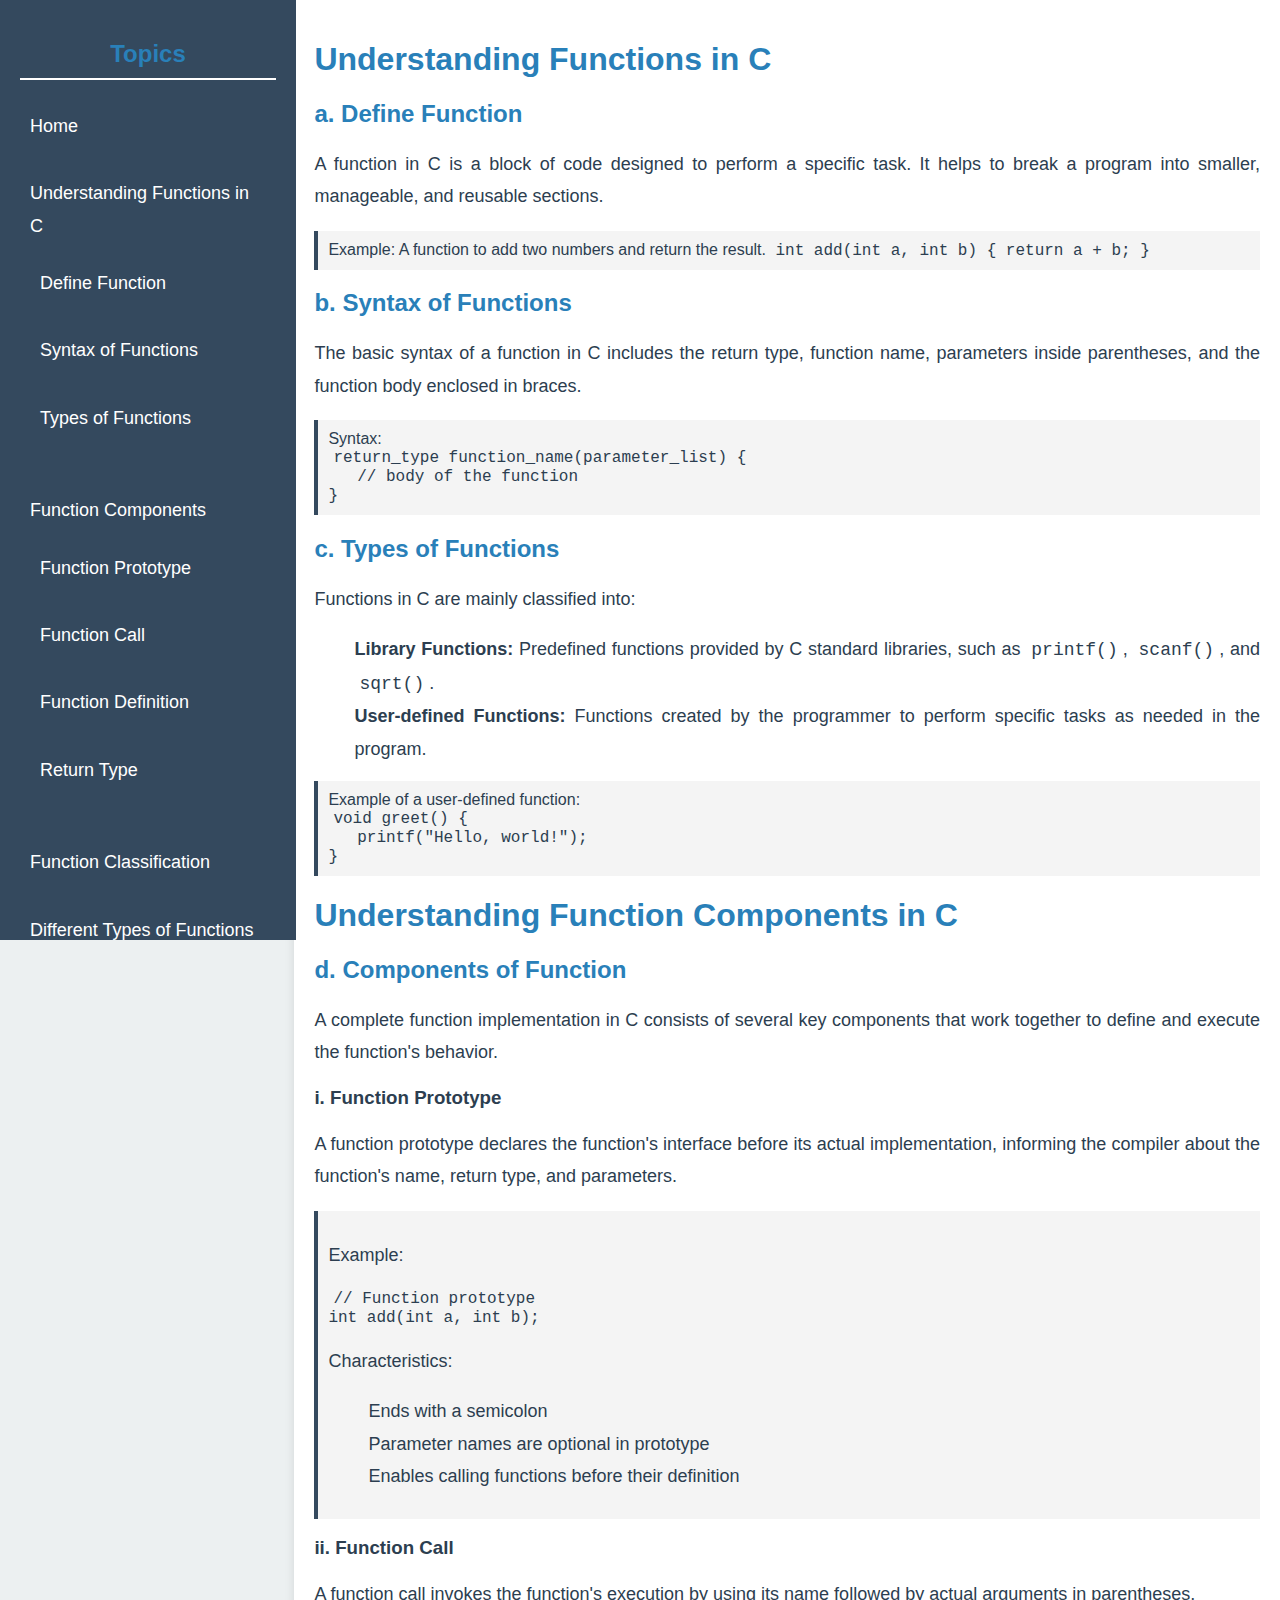
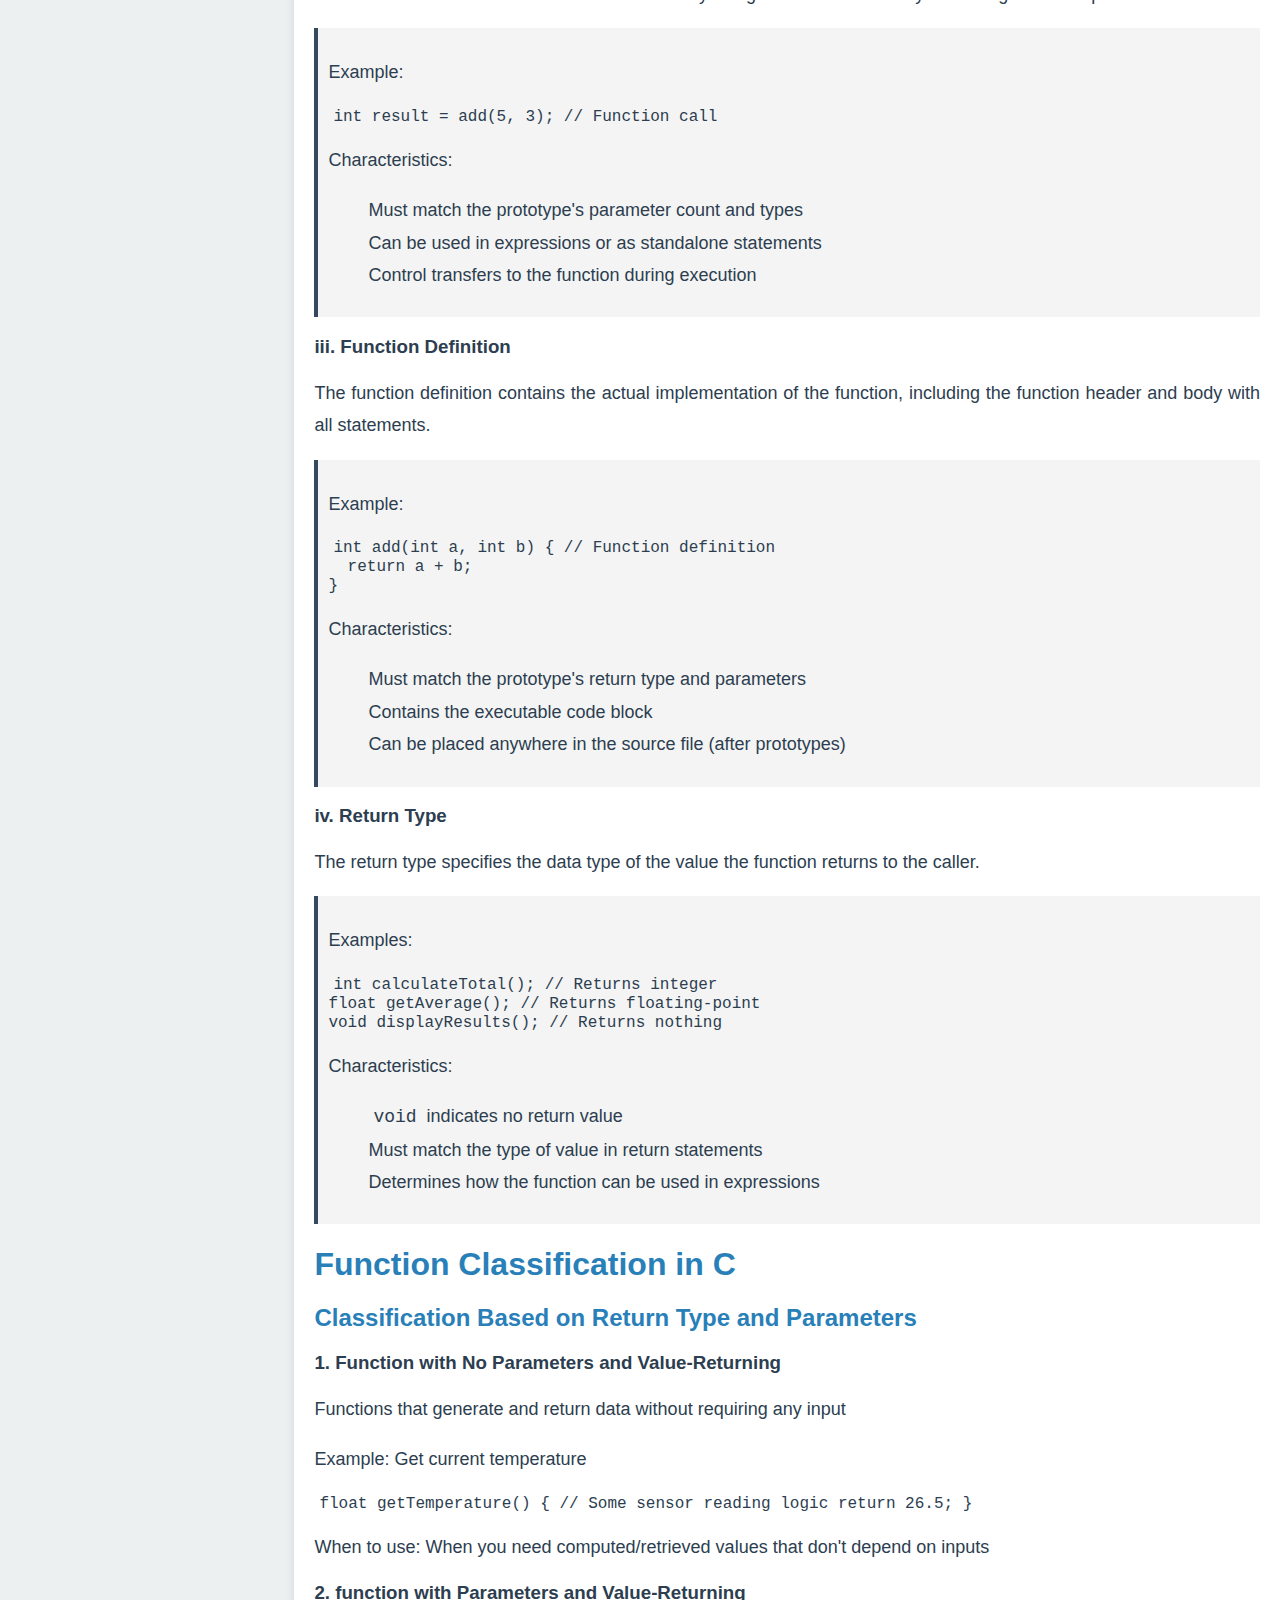
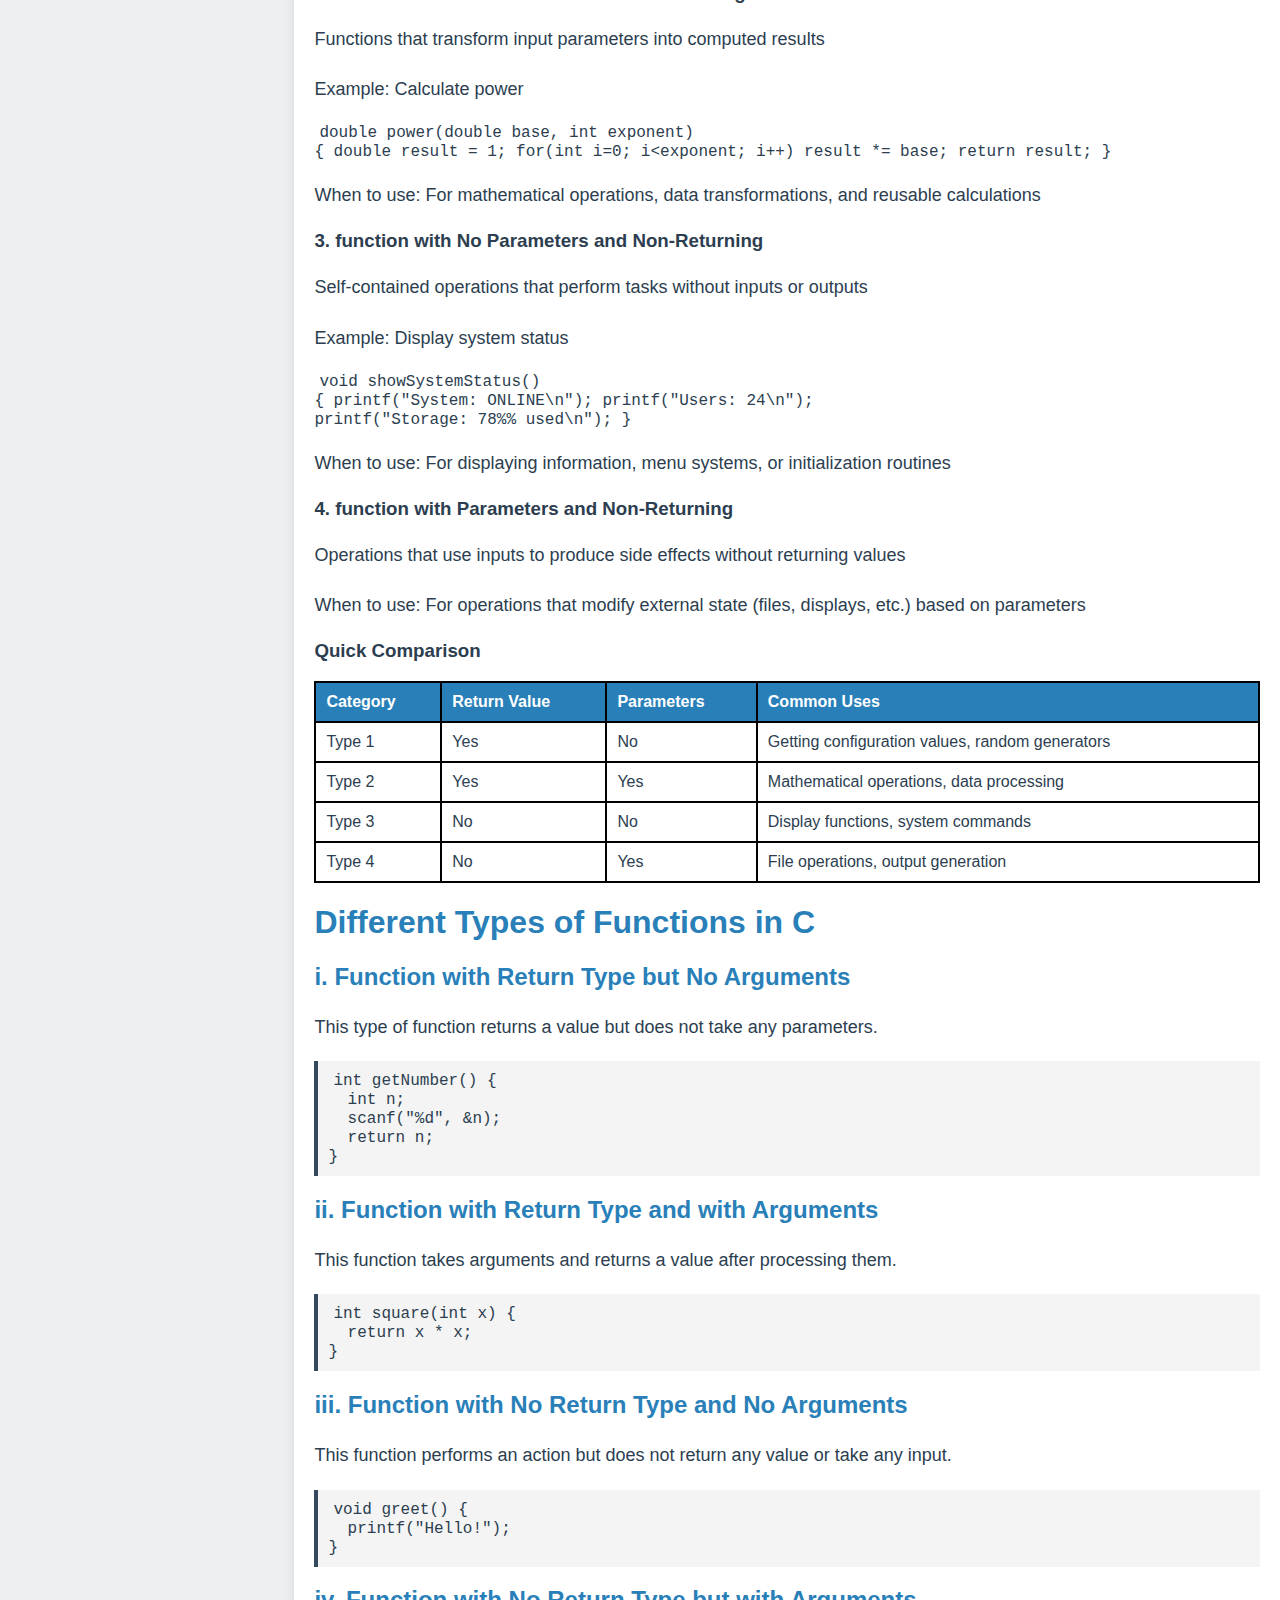
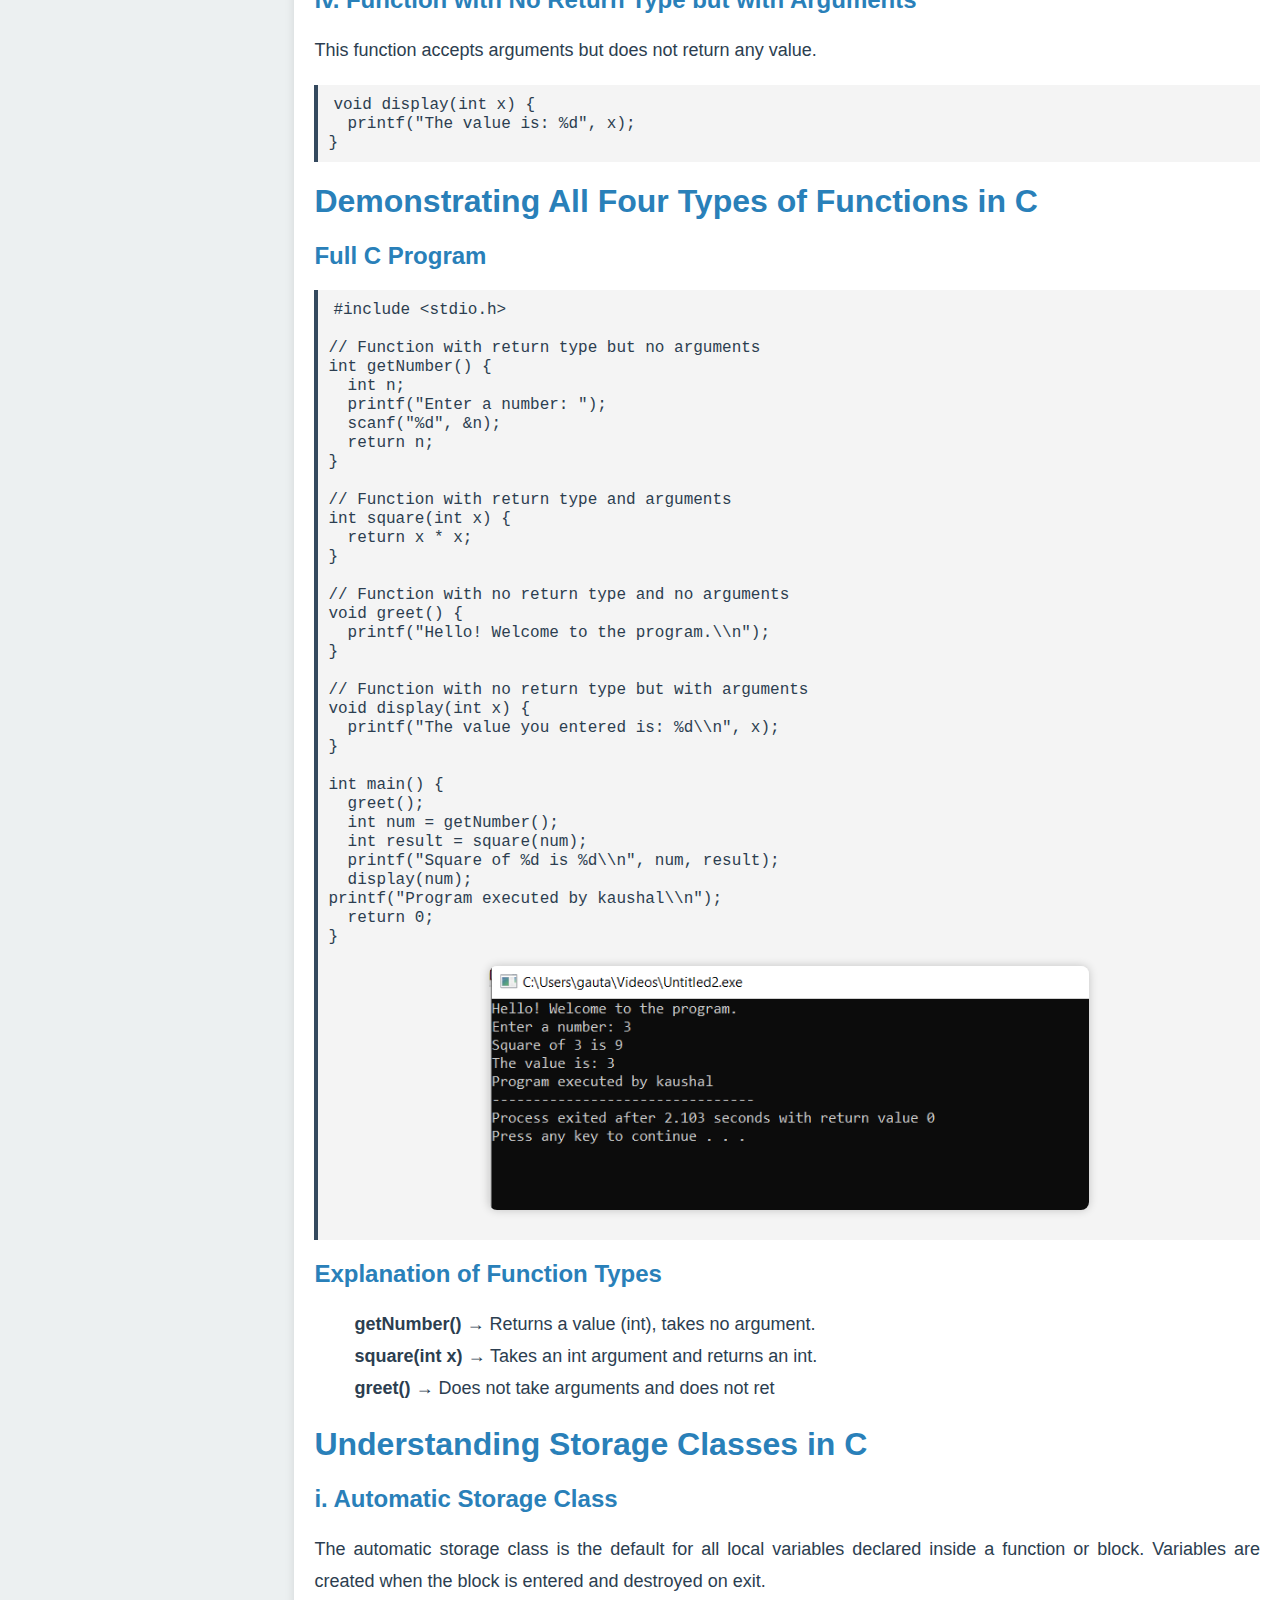
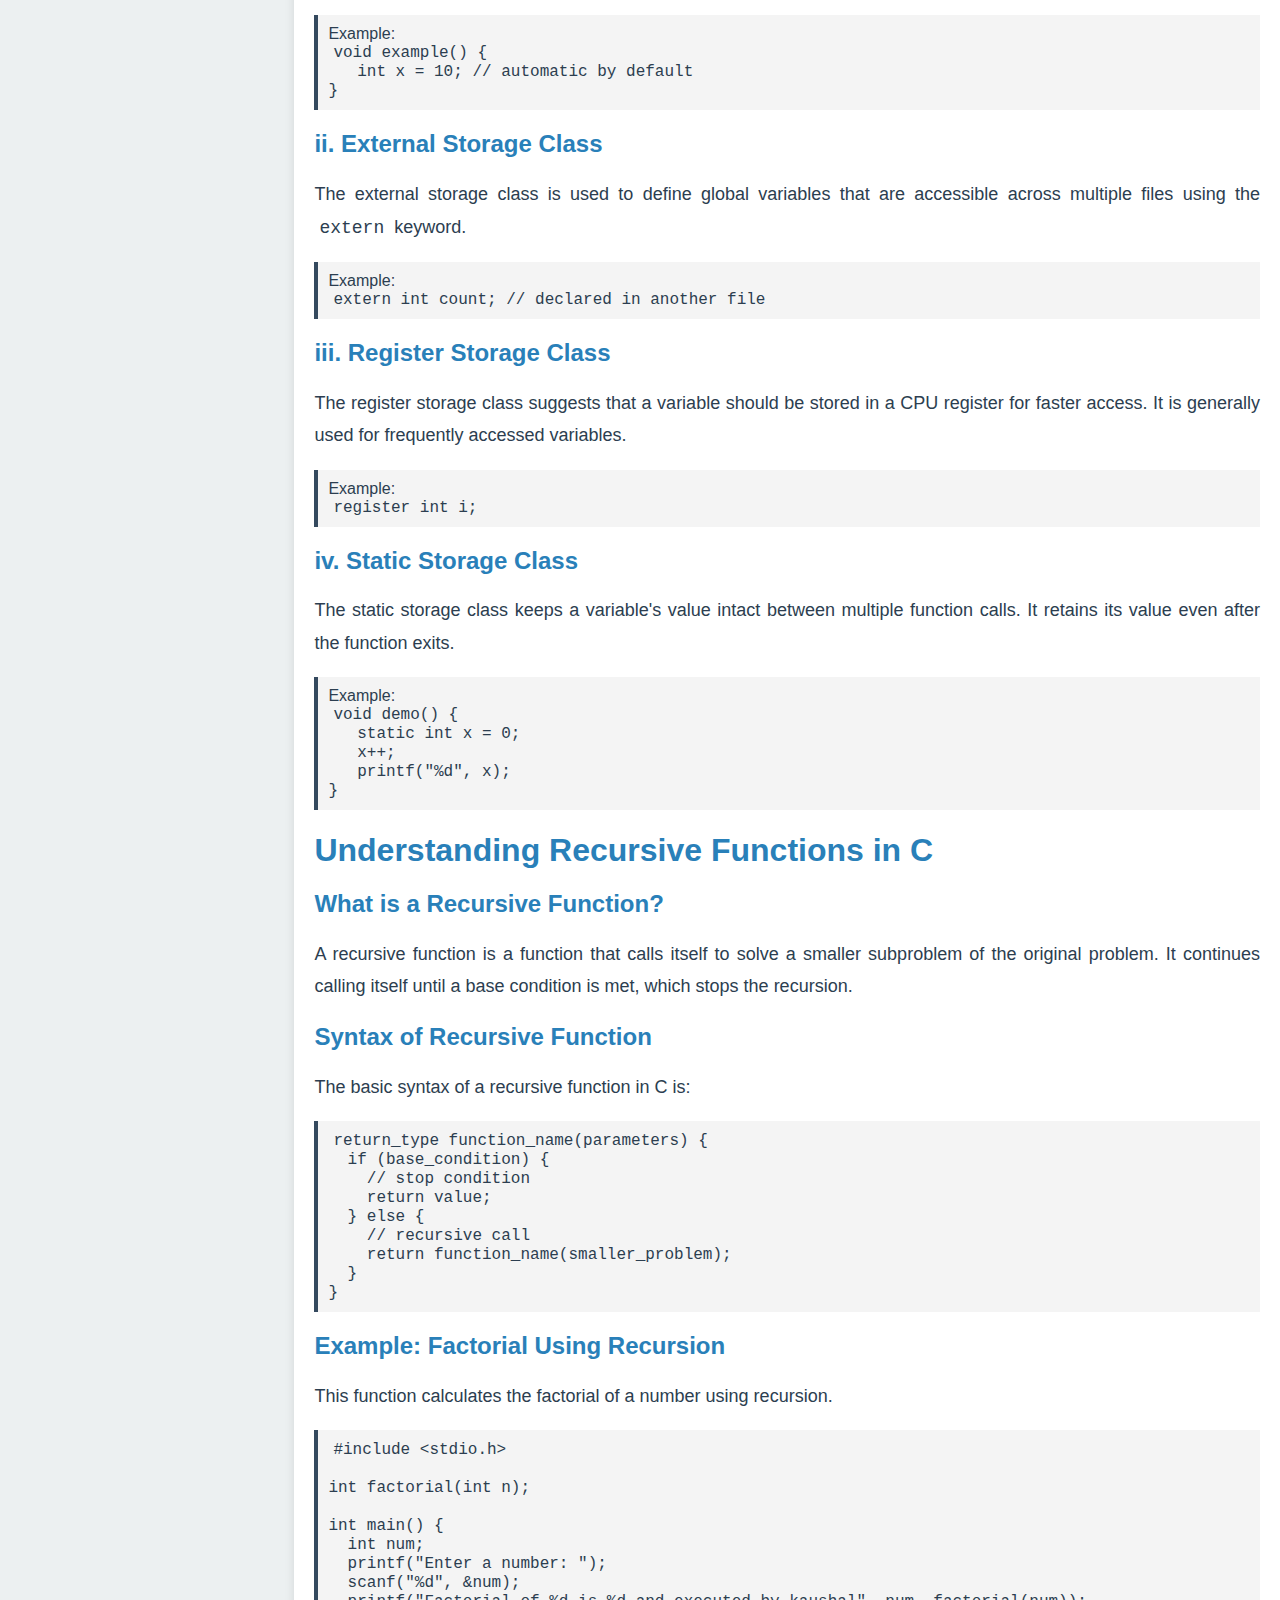
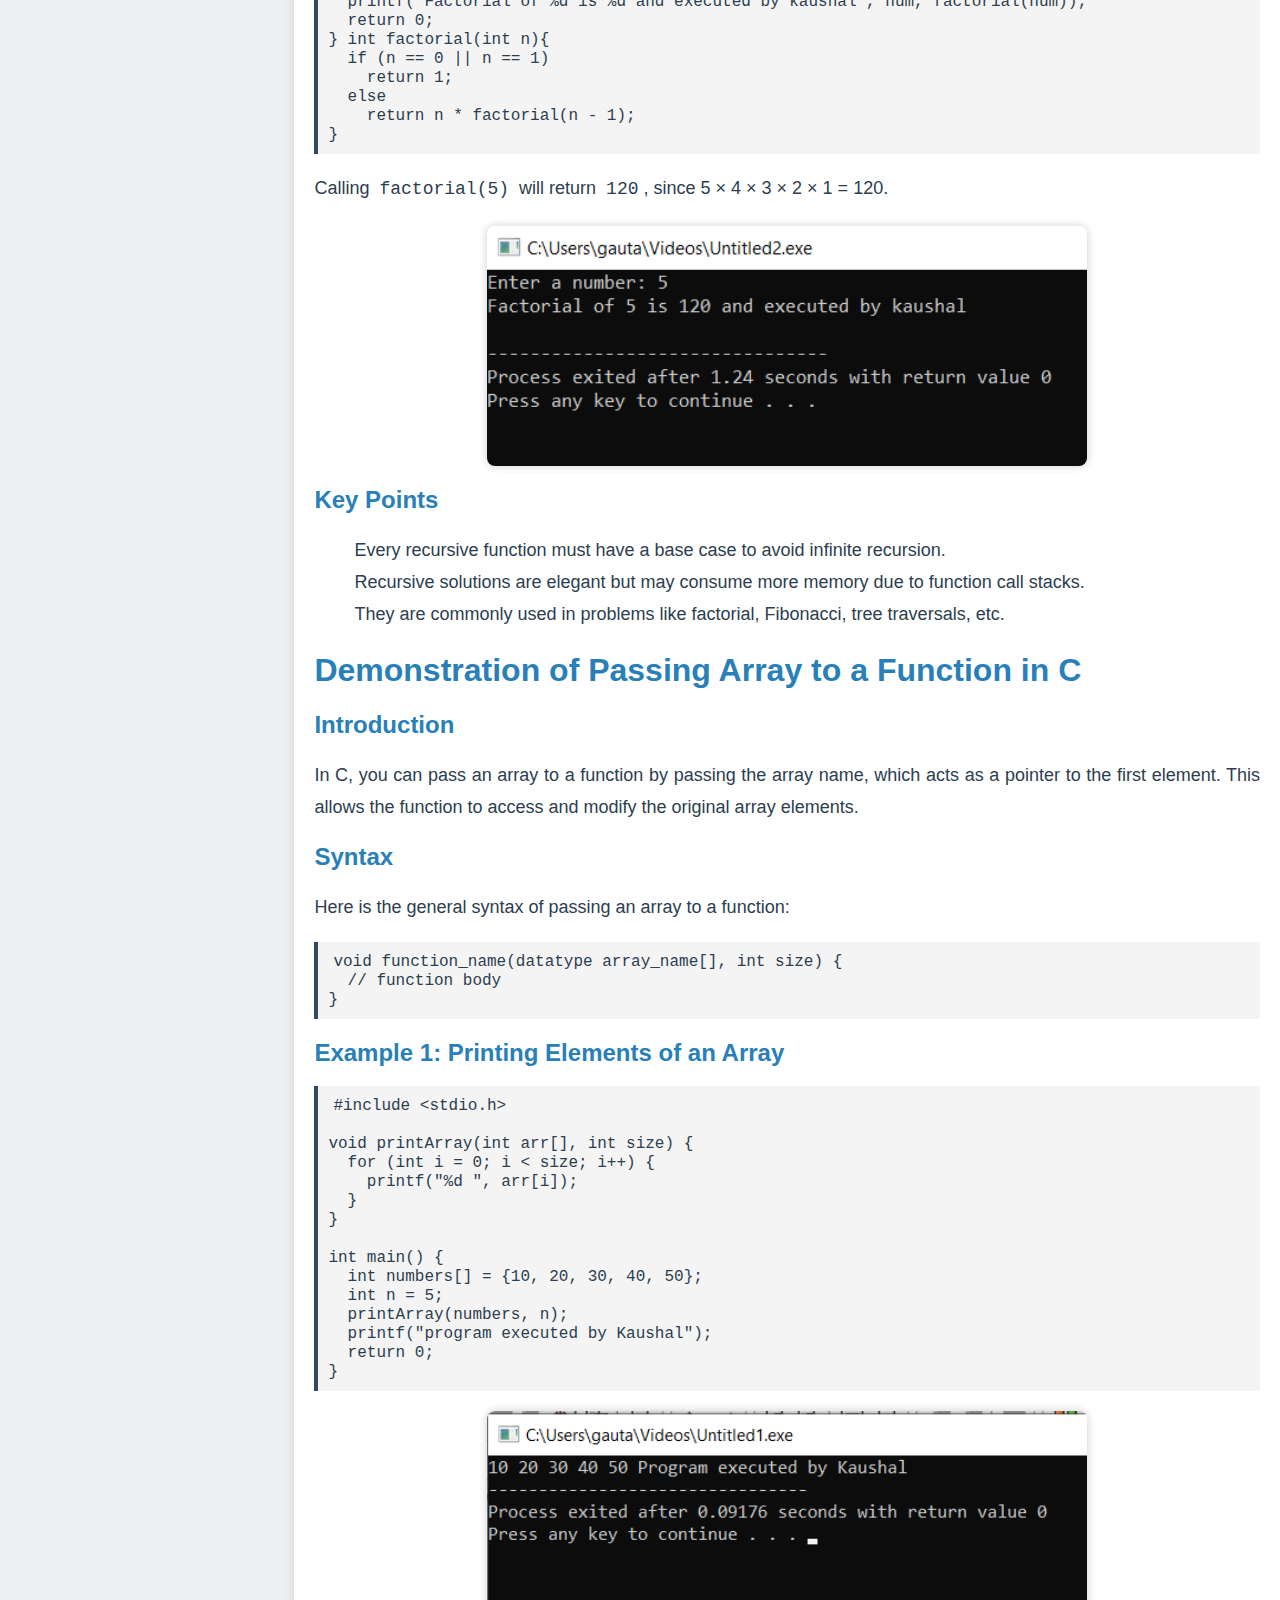
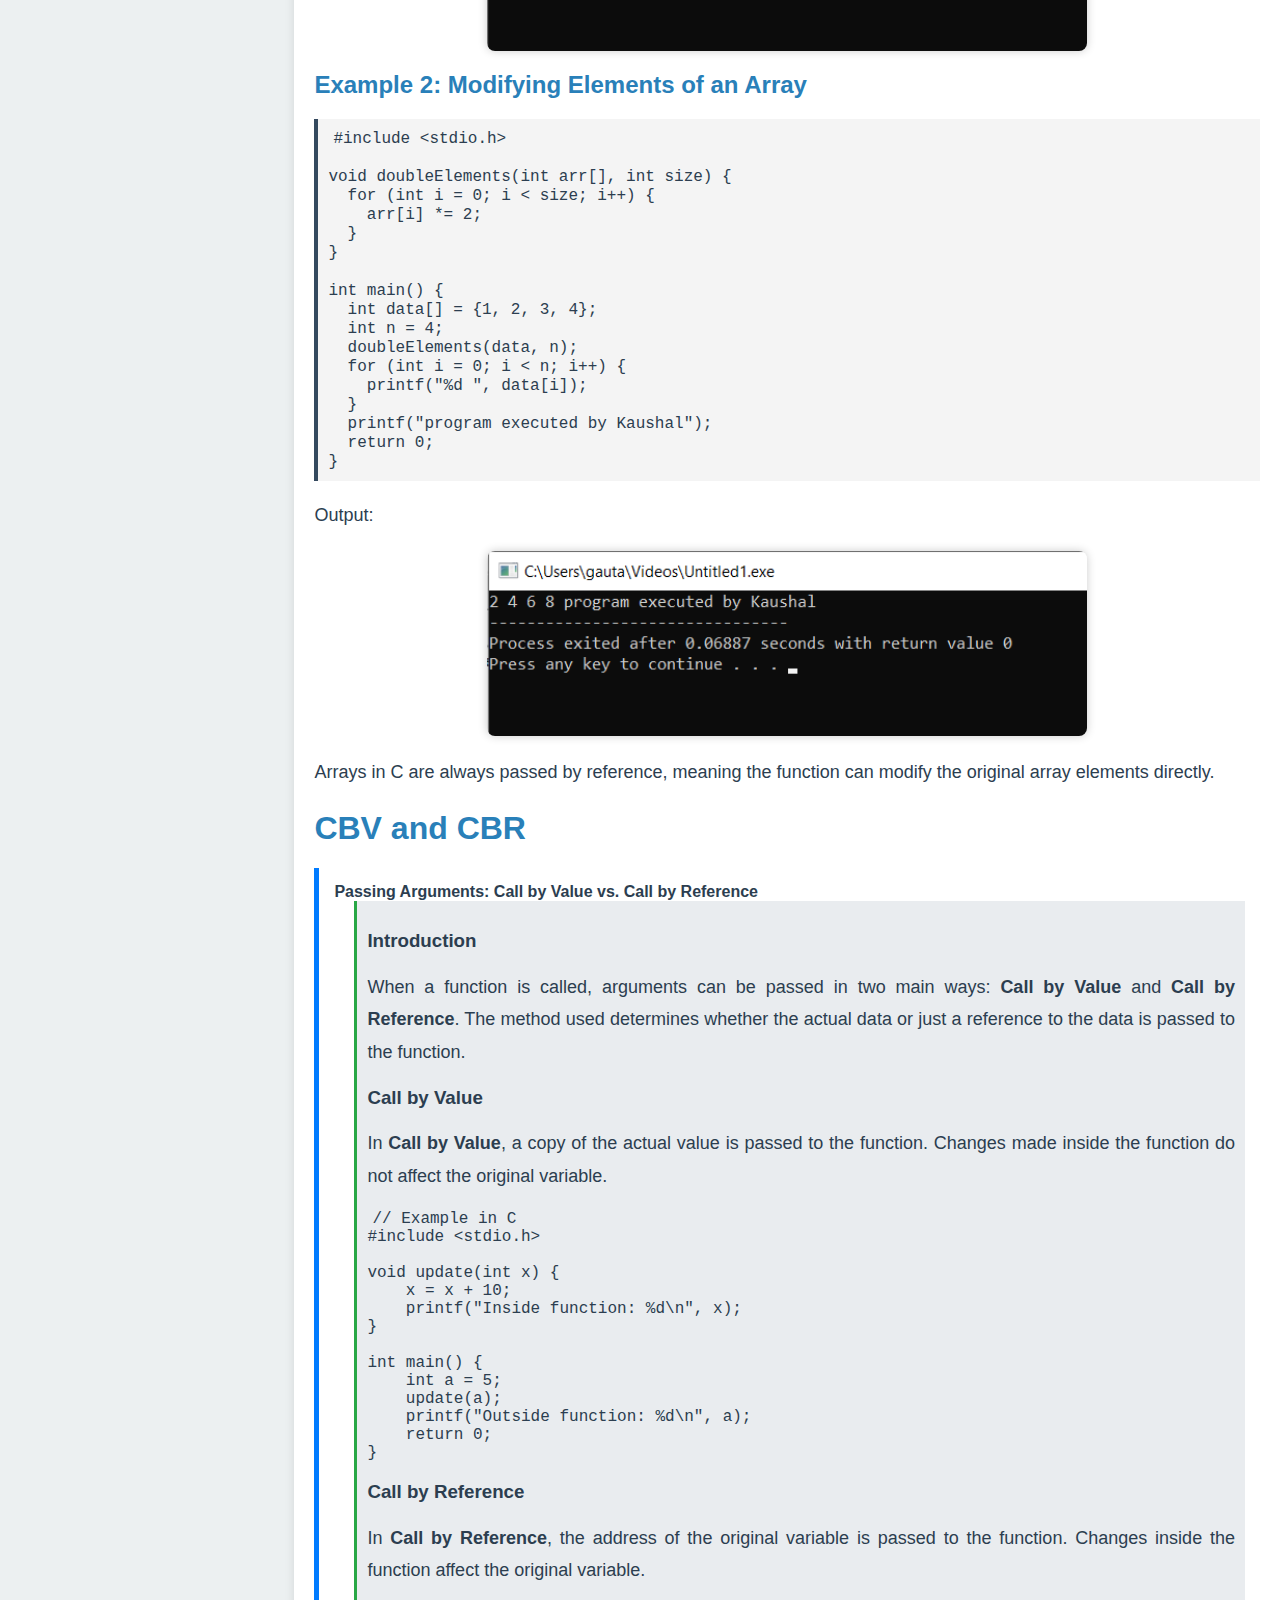
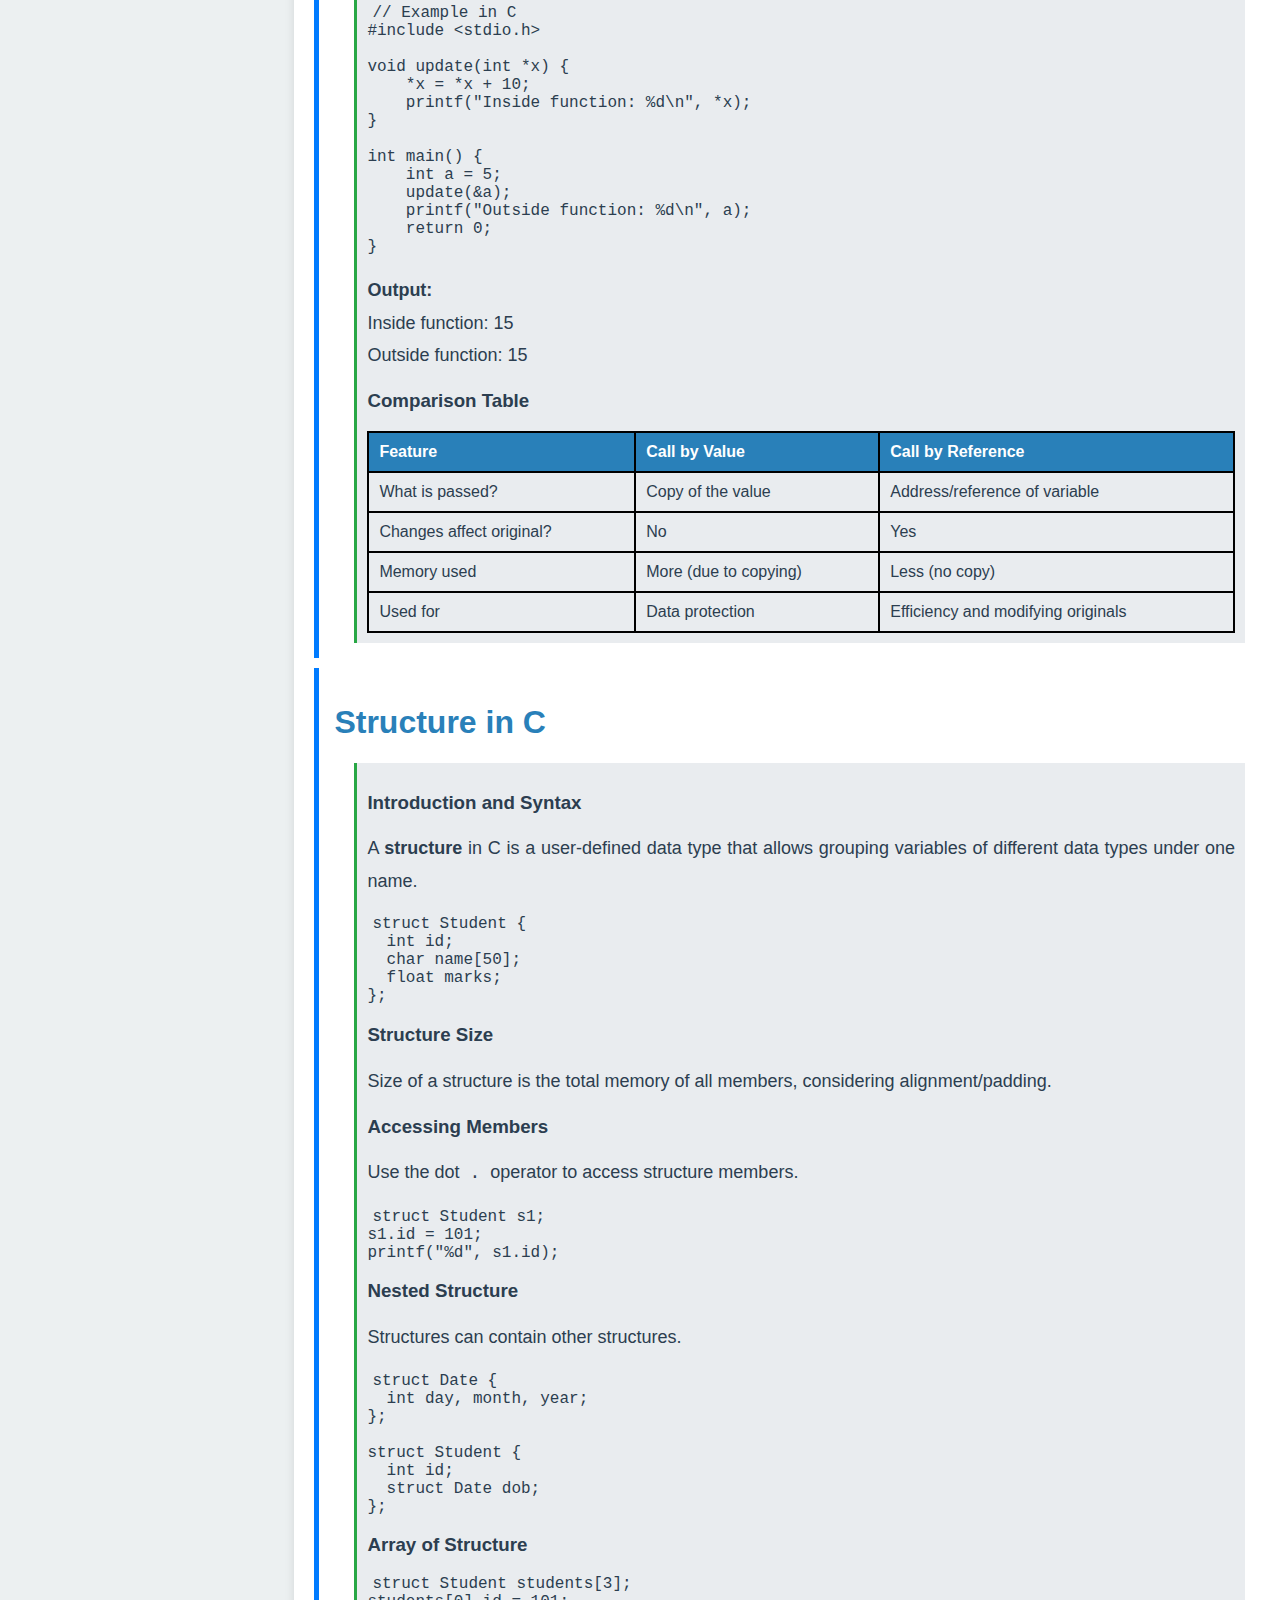
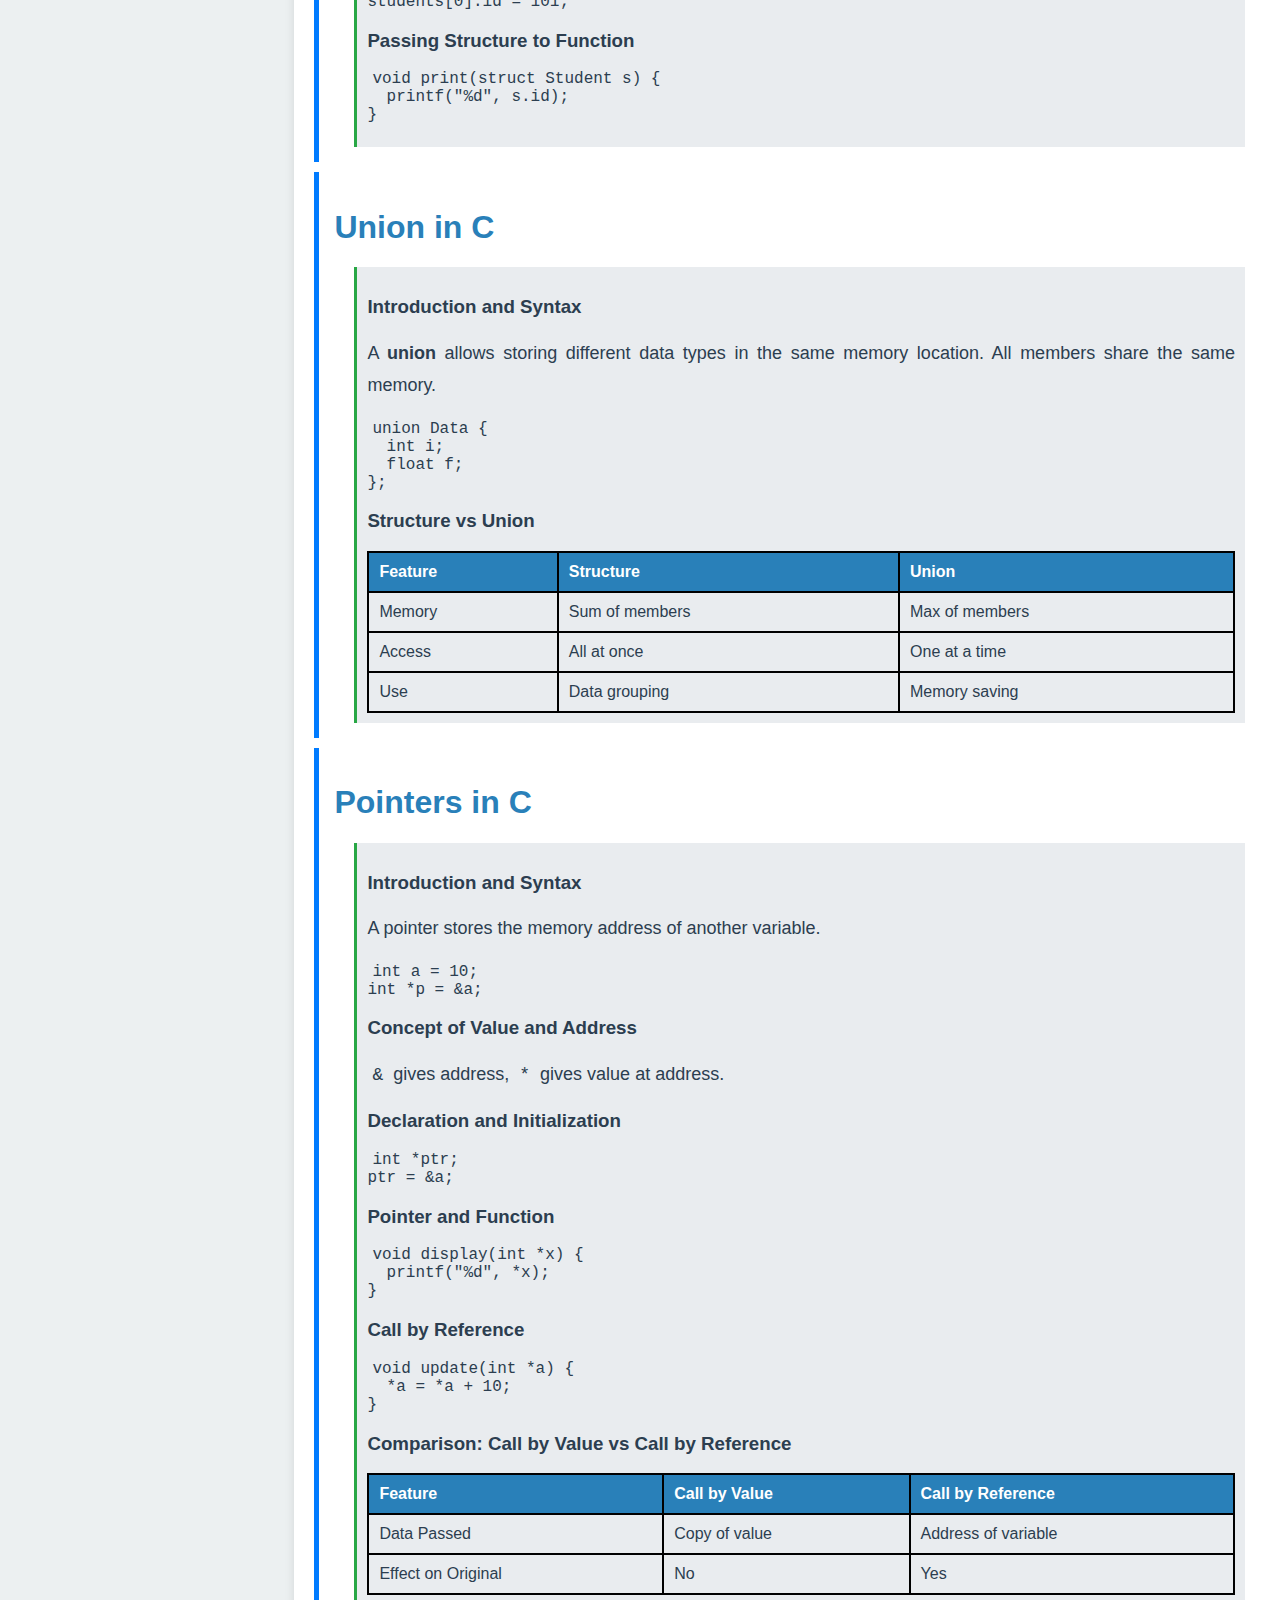
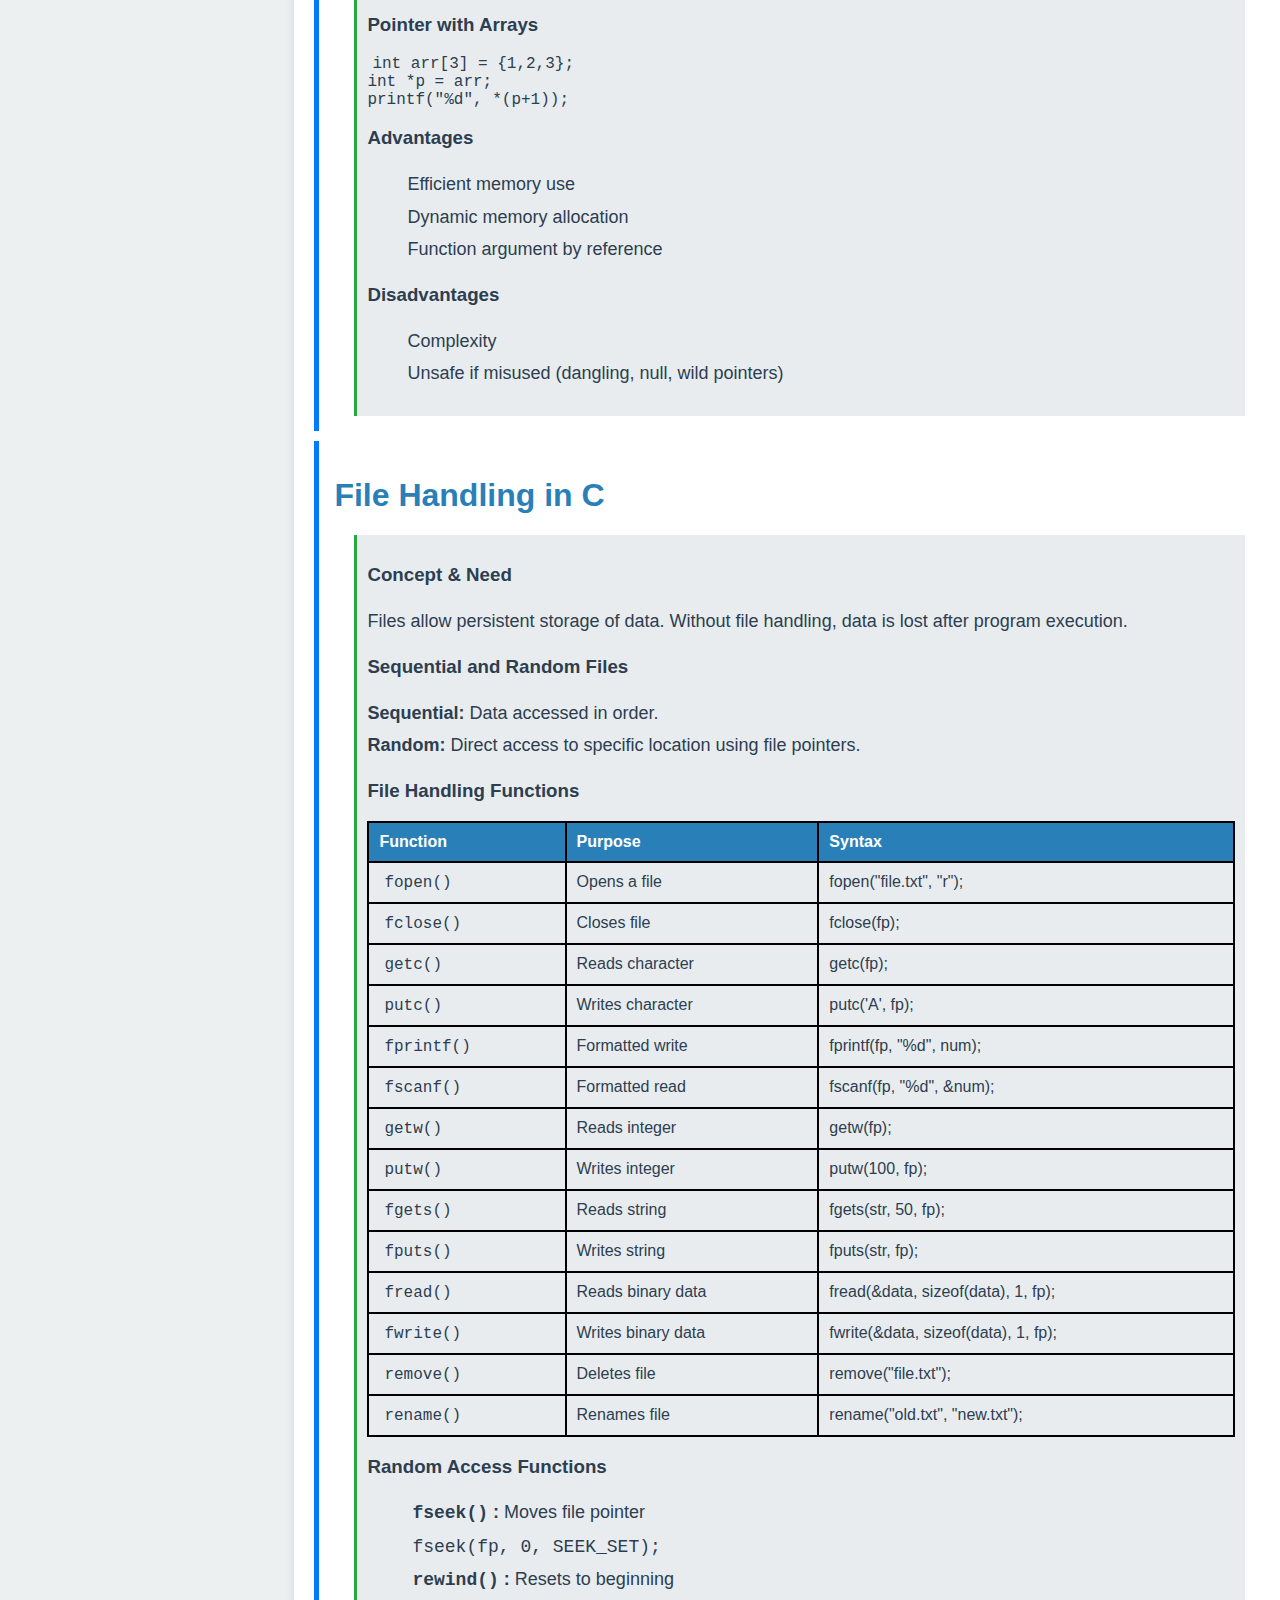
<file: c.html>
<!DOCTYPE html>
<html lang="en">
  <head>
    <meta charset="UTF-8" />
    <meta name="viewport" content="width=device-width, initial-scale=1.0" />
    <title>grade12 | C</title>
    <link rel="stylesheet" href="index.css" />
  </head>
  <body>
    <div id="main">
<div id="TOC">
  <h2>Topics</h2>
  <ul id="tocul">
    <li><a href="index.html">Home</a></li>
    <li><a href="#functions-intro">Understanding Functions in C</a>
      <ul>
        <li><a href="#define-function">Define Function</a></li>
        <li><a href="#syntax-functions">Syntax of Functions</a></li>
        <li><a href="#types-functions">Types of Functions</a></li>
      </ul>
    </li>
    <li><a href="#function-components-heading">Function Components</a>
      <ul>
        <li><a href="#function-prototype">Function Prototype</a></li>
        <li><a href="#function-call">Function Call</a></li>
        <li><a href="#function-definition">Function Definition</a></li>
        <li><a href="#return-type">Return Type</a></li>
      </ul>
    </li>
    <li><a href="#function-classification">Function Classification</a></li>
    <li><a href="#function-types">Different Types of Functions</a>
      <ul>
        <li><a href="#type1">Return Type, No Arguments</a></li>
        <li><a href="#type2">Return Type with Arguments</a></li>
        <li><a href="#type3">No Return, No Arguments</a></li>
        <li><a href="#type4">No Return with Arguments</a></li>
      </ul>
    </li>
    <li><a href="#function-demo">Function Demonstration</a></li>
    <li><a href="#storage-classes">Storage Classes</a>
      <ul>
        <li><a href="#automatic">Automatic</a></li>
        <li><a href="#external">External</a></li>
        <li><a href="#register">Register</a></li>
        <li><a href="#static">Static</a></li>
      </ul>
    </li>
    <li><a href="#recursive-function">Recursive Functions</a></li>
    <li><a href="#passing-array">Passing Arrays to Functions</a></li>
    <li><a href="#cbv">CBV and CBR</a></li>

    <li><a href="#structure">Structure and Union</a>
      <ul>
        <li><a href="#structure">Structure</a></li>
        <li><a href="#union">Union</a></li>
      </ul>
    </li>
    <li><a href="#pointers">Pointers</a></li>
    <li><a href="#file-handling">File Handling</a></li>
    <li><a href="#typedef">Typedef</a></li>
  </ul>
</div>


      <main id="details">
        <h1 id="functions-intro">Understanding Functions in C</h1>

        <section id="define-function">
          <h2>a. Define Function</h2>
          <p>
            A function in C is a block of code designed to perform a specific
            task. It helps to break a program into smaller, manageable, and
            reusable sections.
          </p>
          <div class="example">
            Example: A function to add two numbers and return the result.
            <code> int add(int a, int b) { return a + b; } </code>
          </div>
        </section>

        <section id="syntax-functions">
          <h2>b. Syntax of Functions</h2>
          <p>
            The basic syntax of a function in C includes the return type,
            function name, parameters inside parentheses, and the function body
            enclosed in braces.
          </p>
          <div class="example">
            Syntax:<br />
            <code>
              return_type function_name(parameter_list) {<br />
              &nbsp;&nbsp; // body of the function<br />
              }
            </code>
          </div>
        </section>

        <section id="types-functions">
          <h2>c. Types of Functions</h2>
          <p>Functions in C are mainly classified into:</p>
          <ul>
            <li>
              <b>Library Functions:</b> Predefined functions provided by C
              standard libraries, such as <code>printf()</code>,
              <code>scanf()</code>, and <code>sqrt()</code>.
            </li>
            <li>
              <b>User-defined Functions:</b> Functions created by the programmer
              to perform specific tasks as needed in the program.
            </li>
          </ul>
          <div class="example">
            Example of a user-defined function:<br />
            <code>
              void greet() {<br />
              &nbsp;&nbsp; printf("Hello, world!");<br />
              }
            </code>
          </div>
        </section>

        <h1 id="function-components-heading">
          Understanding Function Components in C
        </h1>

        <section id="function-components">
          <h2>d. Components of Function</h2>
          <p>
            A complete function implementation in C consists of several key
            components that work together to define and execute the function's
            behavior.
          </p>

          <section id="function-prototype">
            <h3>i. Function Prototype</h3>
            <p>
              A function prototype declares the function's interface before its
              actual implementation, informing the compiler about the function's
              name, return type, and parameters.
            </p>
            <div class="example">
              <p>Example:</p>
              <code>
                // Function prototype<br />
                int add(int a, int b);
              </code>
              <p>Characteristics:</p>
              <ul>
                <li>Ends with a semicolon</li>
                <li>Parameter names are optional in prototype</li>
                <li>Enables calling functions before their definition</li>
              </ul>
            </div>
          </section>

          <section id="function-call">
            <h3>ii. Function Call</h3>
            <p>
              A function call invokes the function's execution by using its name
              followed by actual arguments in parentheses.
            </p>
            <div class="example">
              <p>Example:</p>
              <code> int result = add(5, 3); // Function call </code>
              <p>Characteristics:</p>
              <ul>
                <li>Must match the prototype's parameter count and types</li>
                <li>Can be used in expressions or as standalone statements</li>
                <li>Control transfers to the function during execution</li>
              </ul>
            </div>
          </section>

          <section id="function-definition">
            <h3>iii. Function Definition</h3>
            <p>
              The function definition contains the actual implementation of the
              function, including the function header and body with all
              statements.
            </p>
            <div class="example">
              <p>Example:</p>
              <code>
                int add(int a, int b) { // Function definition<br />
                &nbsp;&nbsp;return a + b;<br />
                }
              </code>
              <p>Characteristics:</p>
              <ul>
                <li>Must match the prototype's return type and parameters</li>
                <li>Contains the executable code block</li>
                <li>
                  Can be placed anywhere in the source file (after prototypes)
                </li>
              </ul>
            </div>
          </section>

          <section id="return-type">
            <h3>iv. Return Type</h3>
            <p>
              The return type specifies the data type of the value the function
              returns to the caller.
            </p>
            <div class="example">
              <p>Examples:</p>
              <code>
                int calculateTotal(); // Returns integer<br />
                float getAverage(); // Returns floating-point<br />
                void displayResults(); // Returns nothing
              </code>
              <p>Characteristics:</p>
              <ul>
                <li><code>void</code> indicates no return value</li>
                <li>Must match the type of value in return statements</li>
                <li>Determines how the function can be used in expressions</li>
              </ul>
            </div>
          </section>
        </section>
        <h1 id="function-classification">Function Classification in C</h1>

        <div class="function-categories">
          <h2>Classification Based on Return Type and Parameters</h2>

          <div class="category-card">
            <h3 class="category-title">
              1. Function with No Parameters and Value-Returning
            </h3>
            <p class="category-desc">
              Functions that generate and return data without requiring any
              input
            </p>
            <div class="code-sample">
              <p class="code-title">Example: Get current temperature</p>
              <code>
                float getTemperature() { // Some sensor reading logic return
                26.5; }
              </code>
            </div>
            <p class="usage">
              When to use: When you need computed/retrieved values that don't
              depend on inputs
            </p>
          </div>

          <div class="category-card">
            <h3 class="category-title">
              2. function with Parameters and Value-Returning
            </h3>
            <p class="category-desc">
              Functions that transform input parameters into computed results
            </p>
            <div class="code-sample">
              <p class="code-title">Example: Calculate power</p>
              <code>
                double power(double base, int exponent) <br />{ double result =
                1; for(int i=0; i&lt;exponent; i++) result *= base; return
                result; }
              </code>
            </div>
            <p class="usage">
              When to use: For mathematical operations, data transformations,
              and reusable calculations
            </p>
          </div>

          <div class="category-card">
            <h3 class="category-title">
              3. function with No Parameters and Non-Returning
            </h3>
            <p class="category-desc">
              Self-contained operations that perform tasks without inputs or
              outputs
            </p>
            <div class="code-sample">
              <p class="code-title">Example: Display system status</p>
              <code>
                void showSystemStatus() <br />{ printf("System: ONLINE\n");
                printf("Users: 24\n"); <br />printf("Storage: 78%% used\n"); }
              </code>
            </div>
            <p class="usage">
              When to use: For displaying information, menu systems, or
              initialization routines
            </p>
          </div>

          <div class="category-card">
            <h3 class="category-title">
              4. function with Parameters and Non-Returning
            </h3>
            <p class="category-desc">
              Operations that use inputs to produce side effects without
              returning values
            </p>
            <div class="code-sample"></div>
            <p class="usage">
              When to use: For operations that modify external state (files,
              displays, etc.) based on parameters
            </p>
          </div>
        </div>

        <div class="comparison">
          <h3>Quick Comparison</h3>
          <table class="function-comparison">
            <tr>
              <th>Category</th>
              <th>Return Value</th>
              <th>Parameters</th>
              <th>Common Uses</th>
            </tr>
            <tr>
              <td>Type 1</td>
              <td>Yes</td>
              <td>No</td>
              <td>Getting configuration values, random generators</td>
            </tr>
            <tr>
              <td>Type 2</td>
              <td>Yes</td>
              <td>Yes</td>
              <td>Mathematical operations, data processing</td>
            </tr>
            <tr>
              <td>Type 3</td>
              <td>No</td>
              <td>No</td>
              <td>Display functions, system commands</td>
            </tr>
            <tr>
              <td>Type 4</td>
              <td>No</td>
              <td>Yes</td>
              <td>File operations, output generation</td>
            </tr>
          </table>
          <h1 id="function-types">Different Types of Functions in C</h1>

          <section id="type1">
            <h2>i. Function with Return Type but No Arguments</h2>
            <p>
              This type of function returns a value but does not take any
              parameters.
            </p>
            <div class="example">
              <code>
                int getNumber() {<br />
                &nbsp;&nbsp;int n;<br />
                &nbsp;&nbsp;scanf("%d", &n);<br />
                &nbsp;&nbsp;return n;<br />
                }
              </code>
            </div>
          </section>

          <section id="type2">
            <h2>ii. Function with Return Type and with Arguments</h2>
            <p>
              This function takes arguments and returns a value after processing
              them.
            </p>
            <div class="example">
              <code>
                int square(int x) {<br />
                &nbsp;&nbsp;return x * x;<br />
                }
              </code>
            </div>
          </section>

          <section id="type3">
            <h2>iii. Function with No Return Type and No Arguments</h2>
            <p>
              This function performs an action but does not return any value or
              take any input.
            </p>
            <div class="example">
              <code>
                void greet() {<br />
                &nbsp;&nbsp;printf("Hello!");<br />
                }
              </code>
            </div>
          </section>

          <section id="type4">
            <h2>iv. Function with No Return Type but with Arguments</h2>
            <p>
              This function accepts arguments but does not return any value.
            </p>
            <div class="example">
              <code>
                void display(int x) {<br />
                &nbsp;&nbsp;printf("The value is: %d", x);<br />
                }
              </code>
            </div>
          </section>
          <h1 id="function-demo">
  Demonstrating All Four Types of Functions in C
</h1>

<section id="full-program">
  <h2>Full C Program</h2>
  <div class="example">
    <code>
      #include &lt;stdio.h&gt;<br /><br />

      // Function with return type but no arguments<br />
      int getNumber() {<br />
      &nbsp;&nbsp;int n;<br />
      &nbsp;&nbsp;printf("Enter a number: ");<br />
      &nbsp;&nbsp;scanf("%d", &n);<br />
      &nbsp;&nbsp;return n;<br />
      }<br /><br />

      // Function with return type and arguments<br />
      int square(int x) {<br />
      &nbsp;&nbsp;return x * x;<br />
      }<br /><br />

      // Function with no return type and no arguments<br />
      void greet() {<br />
      &nbsp;&nbsp;printf("Hello! Welcome to the program.\\n");<br />
      }<br /><br />

      // Function with no return type but with arguments<br />
      void display(int x) {<br />
      &nbsp;&nbsp;printf("The value you entered is: %d\\n", x);<br />
      }<br /><br />

      int main() {<br />
      &nbsp;&nbsp;greet();<br />
      &nbsp;&nbsp;int num = getNumber();<br />
      &nbsp;&nbsp;int result = square(num);<br />
      &nbsp;&nbsp;printf("Square of %d is %d\\n", num, result);<br />
      &nbsp;&nbsp;display(num);<br />
      printf("Program executed by kaushal\\n");<br />
      &nbsp;&nbsp;return 0;<br />
      }
    </code>
    <img src="o4.png" alt="output4">
  </div>
</section>

<section id="explanation">
  <h2>Explanation of Function Types</h2>
  <ul>
    <li><b>getNumber()</b> → Returns a value (int), takes no argument.</li>
    <li><b>square(int x)</b> → Takes an int argument and returns an int.</li>
    <li><b>greet()</b> → Does not take arguments and does not ret

        </div>
        <h1 id="storage-classes">Understanding Storage Classes in C</h1>

        <section id="automatic">
          <h2>i. Automatic Storage Class</h2>
          <p>
            The automatic storage class is the default for all local variables
            declared inside a function or block. Variables are created when the
            block is entered and destroyed on exit.
          </p>
          <div class="example">
            Example:<br />
            <code>
              void example() {<br />
              &nbsp;&nbsp; int x = 10; // automatic by default<br />
              }
            </code>
          </div>
        </section>

        <section id="external">
          <h2>ii. External Storage Class</h2>
          <p>
            The external storage class is used to define global variables that
            are accessible across multiple files using the
            <code>extern</code> keyword.
          </p>
          <div class="example">
            Example:<br />
            <code> extern int count; // declared in another file </code>
          </div>
        </section>

        <section id="register">
          <h2>iii. Register Storage Class</h2>
          <p>
            The register storage class suggests that a variable should be stored
            in a CPU register for faster access. It is generally used for
            frequently accessed variables.
          </p>
          <div class="example">
            Example:<br />
            <code> register int i; </code>
          </div>
        </section>

        <section id="static">
          <h2>iv. Static Storage Class</h2>
          <p>
            The static storage class keeps a variable's value intact between
            multiple function calls. It retains its value even after the
            function exits.
          </p>
          <div class="example">
            Example:<br />
            <code>
              void demo() {<br />
              &nbsp;&nbsp; static int x = 0;<br />
              &nbsp;&nbsp; x++;<br />
              &nbsp;&nbsp; printf("%d", x);<br />
              }
            </code>
          </div>
        </section>
        <h1 id="recursive-function">Understanding Recursive Functions in C</h1>

        <section id="definition">
          <h2>What is a Recursive Function?</h2>
          <p>
            A recursive function is a function that calls itself to solve a
            smaller subproblem of the original problem. It continues calling
            itself until a base condition is met, which stops the recursion.
          </p>
        </section>

        <section id="syntax">
          <h2>Syntax of Recursive Function</h2>
          <p>The basic syntax of a recursive function in C is:</p>
          <div class="example">
            <code>
              return_type function_name(parameters) {<br />
              &nbsp;&nbsp;if (base_condition) {<br />
              &nbsp;&nbsp;&nbsp;&nbsp;// stop condition<br />
              &nbsp;&nbsp;&nbsp;&nbsp;return value;<br />
              &nbsp;&nbsp;} else {<br />
              &nbsp;&nbsp;&nbsp;&nbsp;// recursive call<br />
              &nbsp;&nbsp;&nbsp;&nbsp;return function_name(smaller_problem);<br />
              &nbsp;&nbsp;}<br />
              }
            </code>
          </div>
        </section>

        <section id="example">
          <h2>Example: Factorial Using Recursion</h2>
          <p>
            This function calculates the factorial of a number using recursion.
          </p>
          <div class="example">
            <code>
              #include &lt;stdio.h&gt;<br /><br />
              int factorial(int n); <br /><br />
              int main() {<br />
              &nbsp;&nbsp;int num;<br />
              &nbsp;&nbsp;printf("Enter a number: ");<br />
              &nbsp;&nbsp;scanf("%d", &num);<br />
              &nbsp;&nbsp;printf("Factorial of %d is %d and executed by
              kaushal", num, factorial(num));<br />
              &nbsp;&nbsp;return 0;<br />
              } int factorial(int n){<br />
              &nbsp;&nbsp;if (n == 0 || n == 1)<br />
              &nbsp;&nbsp;&nbsp;&nbsp;return 1;<br />
              &nbsp;&nbsp;else<br />
              &nbsp;&nbsp;&nbsp;&nbsp;return n * factorial(n - 1);<br />
              }
            </code>
          </div>
          <p>
            Calling <code>factorial(5)</code> will return <code>120</code>,
            since 5 × 4 × 3 × 2 × 1 = 120.
          </p>
          <img src="o3.png" alt="Factorial Example Output" />
        </section>

        <section id="notes">
          <h2>Key Points</h2>
          <ul>
            <li>
              Every recursive function must have a base case to avoid infinite
              recursion.
            </li>
            <li>
              Recursive solutions are elegant but may consume more memory due to
              function call stacks.
            </li>
            <li>
              They are commonly used in problems like factorial, Fibonacci, tree
              traversals, etc.
            </li>
          </ul>
        </section>
        <h1 id="passing-array">
          Demonstration of Passing Array to a Function in C
        </h1>

        <section id="introduction">
          <h2>Introduction</h2>
          <p>
            In C, you can pass an array to a function by passing the array name,
            which acts as a pointer to the first element. This allows the
            function to access and modify the original array elements.
          </p>
        </section>

        <section id="syntax">
          <h2>Syntax</h2>
          <p>Here is the general syntax of passing an array to a function:</p>
          <div class="example">
            <code>
              void function_name(datatype array_name[], int size) {<br />
              &nbsp;&nbsp;// function body<br />
              }
            </code>
          </div>
        </section>

        <section id="example1">
          <h2>Example 1: Printing Elements of an Array</h2>
          <div class="example">
            <code>
              #include &lt;stdio.h&gt;<br /><br />

              void printArray(int arr[], int size) {<br />
              &nbsp;&nbsp;for (int i = 0; i &lt; size; i++) {<br />
              &nbsp;&nbsp;&nbsp;&nbsp;printf("%d ", arr[i]);<br />
              &nbsp;&nbsp;}<br />
              }<br /><br />

              int main() {<br />
              &nbsp;&nbsp;int numbers[] = {10, 20, 30, 40, 50};<br />
              &nbsp;&nbsp;int n = 5;<br />
              &nbsp;&nbsp;printArray(numbers, n);<br />
              &nbsp;&nbsp;printf("program executed by Kaushal");<br />
              &nbsp;&nbsp;return 0;<br />
              }
            </code>
          </div>
          <img src="o1.png" alt="Array Example Output" />
        </section>

        <section id="example2">
          <h2>Example 2: Modifying Elements of an Array</h2>
          <div class="example">
            <code>
              #include &lt;stdio.h&gt;<br /><br />

              void doubleElements(int arr[], int size) {<br />
              &nbsp;&nbsp;for (int i = 0; i &lt; size; i++) {<br />
              &nbsp;&nbsp;&nbsp;&nbsp;arr[i] *= 2;<br />
              &nbsp;&nbsp;}<br />
              }<br /><br />

              int main() {<br />
              &nbsp;&nbsp;int data[] = {1, 2, 3, 4};<br />
              &nbsp;&nbsp;int n = 4;<br />
              &nbsp;&nbsp;doubleElements(data, n);<br />
              &nbsp;&nbsp;for (int i = 0; i &lt; n; i++) {<br />
              &nbsp;&nbsp;&nbsp;&nbsp;printf("%d ", data[i]);<br />

              &nbsp;&nbsp;}<br />
              &nbsp;&nbsp;printf("program executed by Kaushal");<br />
              &nbsp;&nbsp;return 0;<br />
              }
            </code>
          </div>
          <p>
            Output: <img src="o2.png" alt="Array Modification Example Output" />
          </p>
        </section>

        <p>
          Arrays in C are always passed by reference, meaning the function can
          modify the original array elements directly.
        </p>
		<section id="cbv">
		<h1>CBV and CBR</h1>
		<div class="question">
  <strong>Passing Arguments: Call by Value vs. Call by Reference</strong>
  <div class="answer">

    <!-- Introduction -->
    <h3>Introduction</h3>
    <p>
      When a function is called, arguments can be passed in two main ways: <strong>Call by Value</strong> and <strong>Call by Reference</strong>. The method used determines whether the actual data or just a reference to the data is passed to the function.
    </p>

    <!-- Call by Value -->
    <h3>Call by Value</h3>
    <p>
      In <strong>Call by Value</strong>, a copy of the actual value is passed to the function. Changes made inside the function do not affect the original variable.
    </p>
<pre><code>// Example in C
#include &lt;stdio.h&gt;

void update(int x) {
    x = x + 10;
    printf("Inside function: %d\n", x);
}

int main() {
    int a = 5;
    update(a);
    printf("Outside function: %d\n", a);
    return 0;
}
</code></pre>

<h3>Call by Reference</h3>
<p>
  In <strong>Call by Reference</strong>, the address of the original variable is passed to the function. Changes inside the function affect the original variable.
</p>
<pre><code>// Example in C
#include &lt;stdio.h&gt;

void update(int *x) {
    *x = *x + 10;
    printf("Inside function: %d\n", *x);
}

int main() {
    int a = 5;
    update(&a);
    printf("Outside function: %d\n", a);
    return 0;
}
</code></pre>

    <p><strong>Output:</strong><br>
      Inside function: 15<br>
      Outside function: 15
    </p>

    <!-- Summary Table -->
    <h3>Comparison Table</h3>
    <table border="1" cellpadding="5">
      <thead>
        <tr>
          <th>Feature</th>
          <th>Call by Value</th>
          <th>Call by Reference</th>
        </tr>
      </thead>
      <tbody>
        <tr>
          <td>What is passed?</td>
          <td>Copy of the value</td>
          <td>Address/reference of variable</td>
        </tr>
        <tr>
          <td>Changes affect original?</td>
          <td>No</td>
          <td>Yes</td>
        </tr>
        <tr>
          <td>Memory used</td>
          <td>More (due to copying)</td>
          <td>Less (no copy)</td>
        </tr>
        <tr>
          <td>Used for</td>
          <td>Data protection</td>
          <td>Efficiency and modifying originals</td>
        </tr>
      </tbody>
    </table>

  </div>
</div>

		</section>
		<!-- STRUCTURE SECTION -->
<section id="structure" class="question">
  <h1>Structure in C</h1>
  <div class="answer">
    <h3>Introduction and Syntax</h3>
    <p>A <strong>structure</strong> in C is a user-defined data type that allows grouping variables of different data types under one name.</p>
    <pre><code>struct Student {
  int id;
  char name[50];
  float marks;
};</code></pre>

    <h3>Structure Size</h3>
    <p>Size of a structure is the total memory of all members, considering alignment/padding.</p>

    <h3>Accessing Members</h3>
    <p>Use the dot <code>.</code> operator to access structure members.</p>
    <pre><code>struct Student s1;
s1.id = 101;
printf("%d", s1.id);</code></pre>

    <h3>Nested Structure</h3>
    <p>Structures can contain other structures.</p>
    <pre><code>struct Date {
  int day, month, year;
};

struct Student {
  int id;
  struct Date dob;
};</code></pre>

    <h3>Array of Structure</h3>
    <pre><code>struct Student students[3];
students[0].id = 101;</code></pre>

    <h3>Passing Structure to Function</h3>
    <pre><code>void print(struct Student s) {
  printf("%d", s.id);
}</code></pre>
  </div>
</section>

<!-- UNION SECTION -->
<section id="union" class="question">
  <h1>Union in C</h1>
  <div class="answer">
    <h3>Introduction and Syntax</h3>
    <p>A <strong>union</strong> allows storing different data types in the same memory location. All members share the same memory.</p>
    <pre><code>union Data {
  int i;
  float f;
};</code></pre>

    <h3>Structure vs Union</h3>
    <table>
      <thead>
        <tr><th>Feature</th><th>Structure</th><th>Union</th></tr>
      </thead>
      <tbody>
        <tr><td>Memory</td><td>Sum of members</td><td>Max of members</td></tr>
        <tr><td>Access</td><td>All at once</td><td>One at a time</td></tr>
        <tr><td>Use</td><td>Data grouping</td><td>Memory saving</td></tr>
      </tbody>
    </table>
  </div>
</section>

<!-- POINTERS SECTION -->
<section id="pointers" class="question">
  <h1>Pointers in C</h1>
  <div class="answer">
    <h3>Introduction and Syntax</h3>
    <p>A pointer stores the memory address of another variable.</p>
    <pre><code>int a = 10;
int *p = &a;</code></pre>

    <h3>Concept of Value and Address</h3>
    <p><code>&</code> gives address, <code>*</code> gives value at address.</p>

    <h3>Declaration and Initialization</h3>
    <pre><code>int *ptr;
ptr = &a;</code></pre>

    <h3>Pointer and Function</h3>
    <pre><code>void display(int *x) {
  printf("%d", *x);
}</code></pre>

    <h3>Call by Reference</h3>
    <pre><code>void update(int *a) {
  *a = *a + 10;
}</code></pre>

    <h3>Comparison: Call by Value vs Call by Reference</h3>
    <table>
      <thead>
        <tr><th>Feature</th><th>Call by Value</th><th>Call by Reference</th></tr>
      </thead>
      <tbody>
        <tr><td>Data Passed</td><td>Copy of value</td><td>Address of variable</td></tr>
        <tr><td>Effect on Original</td><td>No</td><td>Yes</td></tr>
      </tbody>
    </table>

    <h3>Pointer with Arrays</h3>
    <pre><code>int arr[3] = {1,2,3};
int *p = arr;
printf("%d", *(p+1));</code></pre>

    <h3>Advantages</h3>
    <ul>
      <li>Efficient memory use</li>
      <li>Dynamic memory allocation</li>
      <li>Function argument by reference</li>
    </ul>

    <h3>Disadvantages</h3>
    <ul>
      <li>Complexity</li>
      <li>Unsafe if misused (dangling, null, wild pointers)</li>
    </ul>
  </div>
</section>


<section id="file-handling" class="question">
  <h1>File Handling in C</h1>
  <div class="answer">
    <h3>Concept & Need</h3>
    <p>Files allow persistent storage of data. Without file handling, data is lost after program execution.</p>

    <h3>Sequential and Random Files</h3>
    <p>
      <strong>Sequential:</strong> Data accessed in order.<br>
      <strong>Random:</strong> Direct access to specific location using file pointers.
    </p>

    <h3>File Handling Functions</h3>
    <table>
      <thead>
        <tr><th>Function</th><th>Purpose</th><th>Syntax</th></tr>
      </thead>
      <tbody>
        <tr><td><code>fopen()</code></td><td>Opens a file</td><td>fopen("file.txt", "r");</td></tr>
        <tr><td><code>fclose()</code></td><td>Closes file</td><td>fclose(fp);</td></tr>
        <tr><td><code>getc()</code></td><td>Reads character</td><td>getc(fp);</td></tr>
        <tr><td><code>putc()</code></td><td>Writes character</td><td>putc('A', fp);</td></tr>
        <tr><td><code>fprintf()</code></td><td>Formatted write</td><td>fprintf(fp, "%d", num);</td></tr>
        <tr><td><code>fscanf()</code></td><td>Formatted read</td><td>fscanf(fp, "%d", &num);</td></tr>
        <tr><td><code>getw()</code></td><td>Reads integer</td><td>getw(fp);</td></tr>
        <tr><td><code>putw()</code></td><td>Writes integer</td><td>putw(100, fp);</td></tr>
        <tr><td><code>fgets()</code></td><td>Reads string</td><td>fgets(str, 50, fp);</td></tr>
        <tr><td><code>fputs()</code></td><td>Writes string</td><td>fputs(str, fp);</td></tr>
        <tr><td><code>fread()</code></td><td>Reads binary data</td><td>fread(&data, sizeof(data), 1, fp);</td></tr>
        <tr><td><code>fwrite()</code></td><td>Writes binary data</td><td>fwrite(&data, sizeof(data), 1, fp);</td></tr>
        <tr><td><code>remove()</code></td><td>Deletes file</td><td>remove("file.txt");</td></tr>
        <tr><td><code>rename()</code></td><td>Renames file</td><td>rename("old.txt", "new.txt");</td></tr>
      </tbody>
    </table>

    <h3>Random Access Functions</h3>
    <ul>
      <li><strong><code>fseek()</code>:</strong> Moves file pointer<br><code>fseek(fp, 0, SEEK_SET);</code></li>
      <li><strong><code>rewind()</code>:</strong> Resets to beginning<br><code>rewind(fp);</code></li>
      <li><strong><code>ftell()</code>:</strong> Tells current position<br><code>long pos = ftell(fp);</code></li>
    </ul>

    <h3>File Modes</h3>
    <ul>
      <li><strong>Read:</strong> <code>"r"</code>, <code>"r+"</code></li>
      <li><strong>Write:</strong> <code>"w"</code>, <code>"w+"</code></li>
      <li><strong>Append:</strong> <code>"a"</code>, <code>"a+"</code></li>
    </ul>

    <h3>Steps to Work with File</h3>
    <ol>
      <li>Define File Pointer: <code>FILE *fp;</code></li>
      <li>Open File: <code>fp = fopen("file.txt", "r");</code></li>
      <li>Read/Write/Append Data</li>
      <li>Close File: <code>fclose(fp);</code></li>
    </ol>

    <h3>End of File (EOF)</h3>
    <p>Used to detect end of file in loops: <code>while (!feof(fp))</code></p>
  </div>
</section>


<section id="typedef" class="question">
  <h1>Typedef in C</h1>
  <div class="answer">
    <h3>Definition</h3>
    <p>The <code>typedef</code> keyword is used to create an alias or alternative name for existing data types to simplify code readability.</p>

    <h3>Syntax</h3>
    <pre><code>typedef unsigned int uint;
uint age = 25;</code></pre>

    <h3>Use Cases</h3>
    <ul>
      <li>Make code easier to maintain</li>
      <li>Improve portability</li>
      <li>Shorten complex type names</li>
    </ul>
  </div>
</section>

		
      </main>
    </div>
  </body>
</html>
</file>
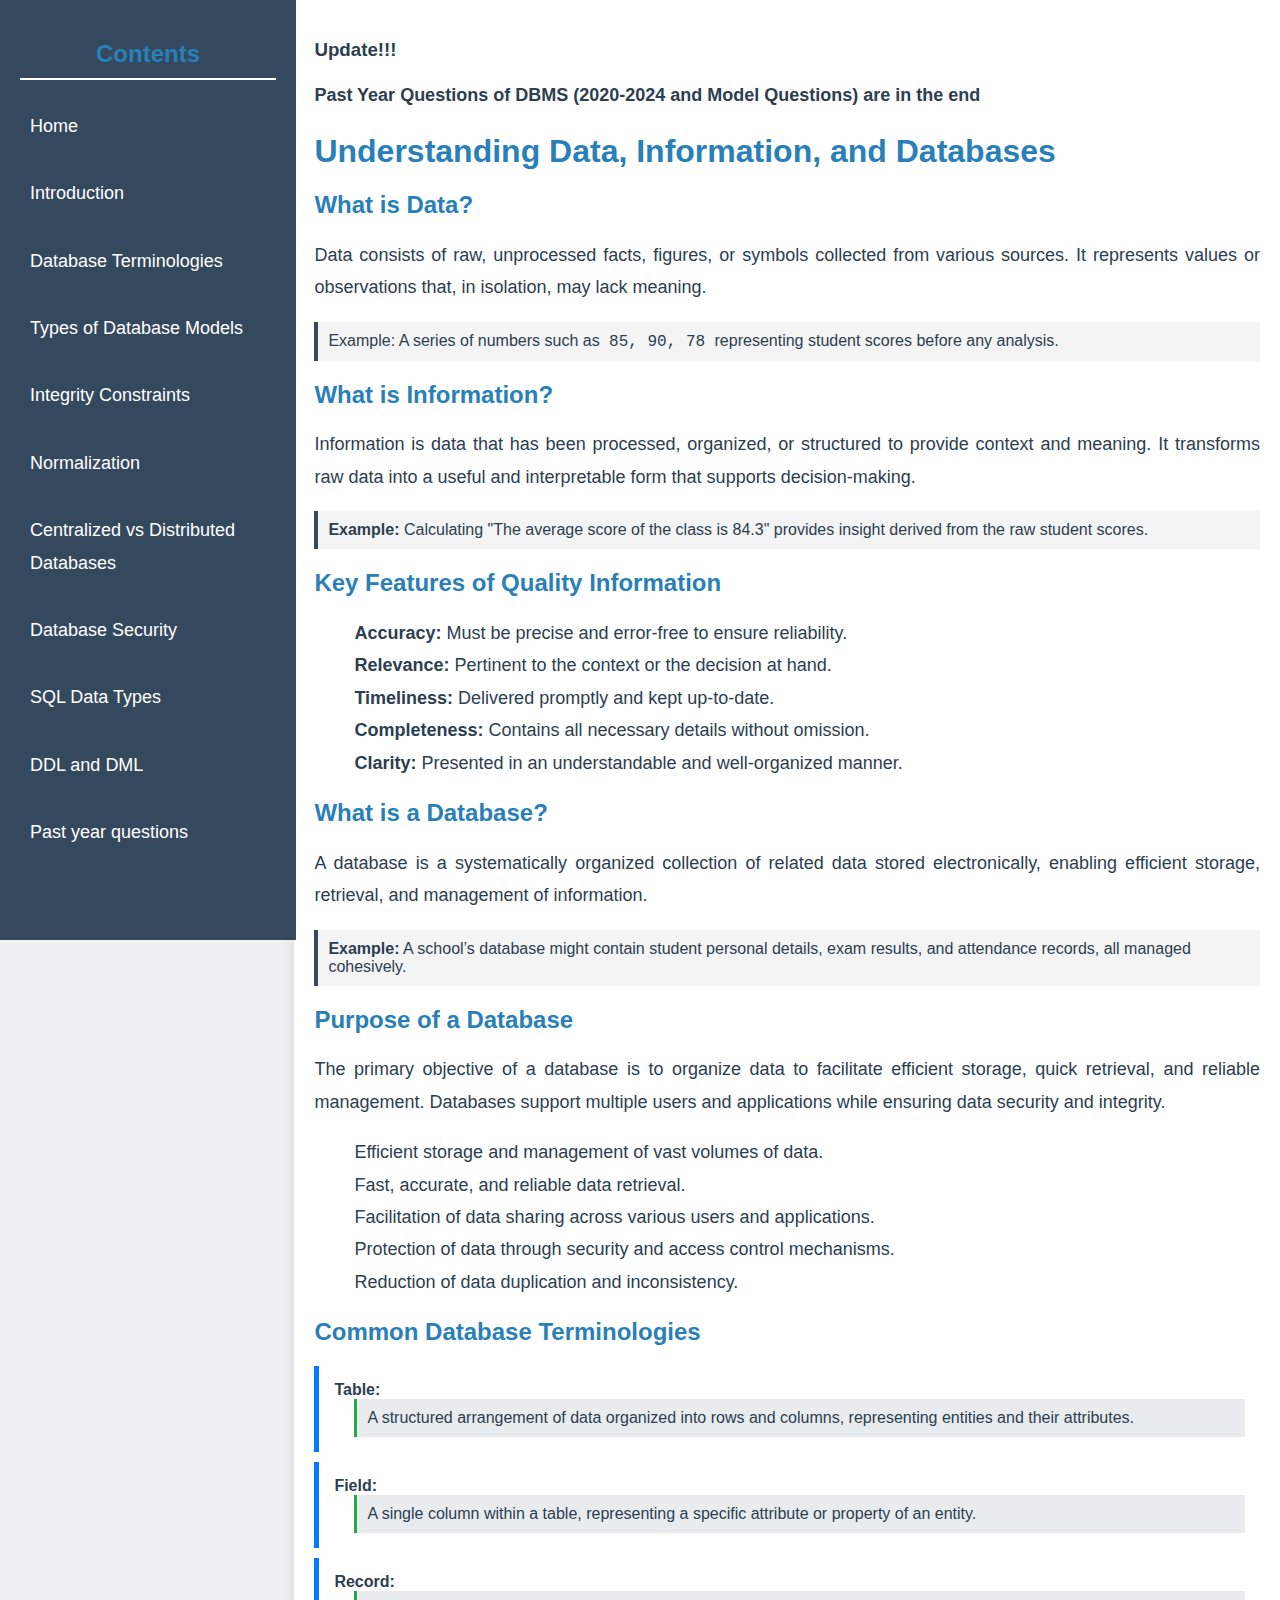
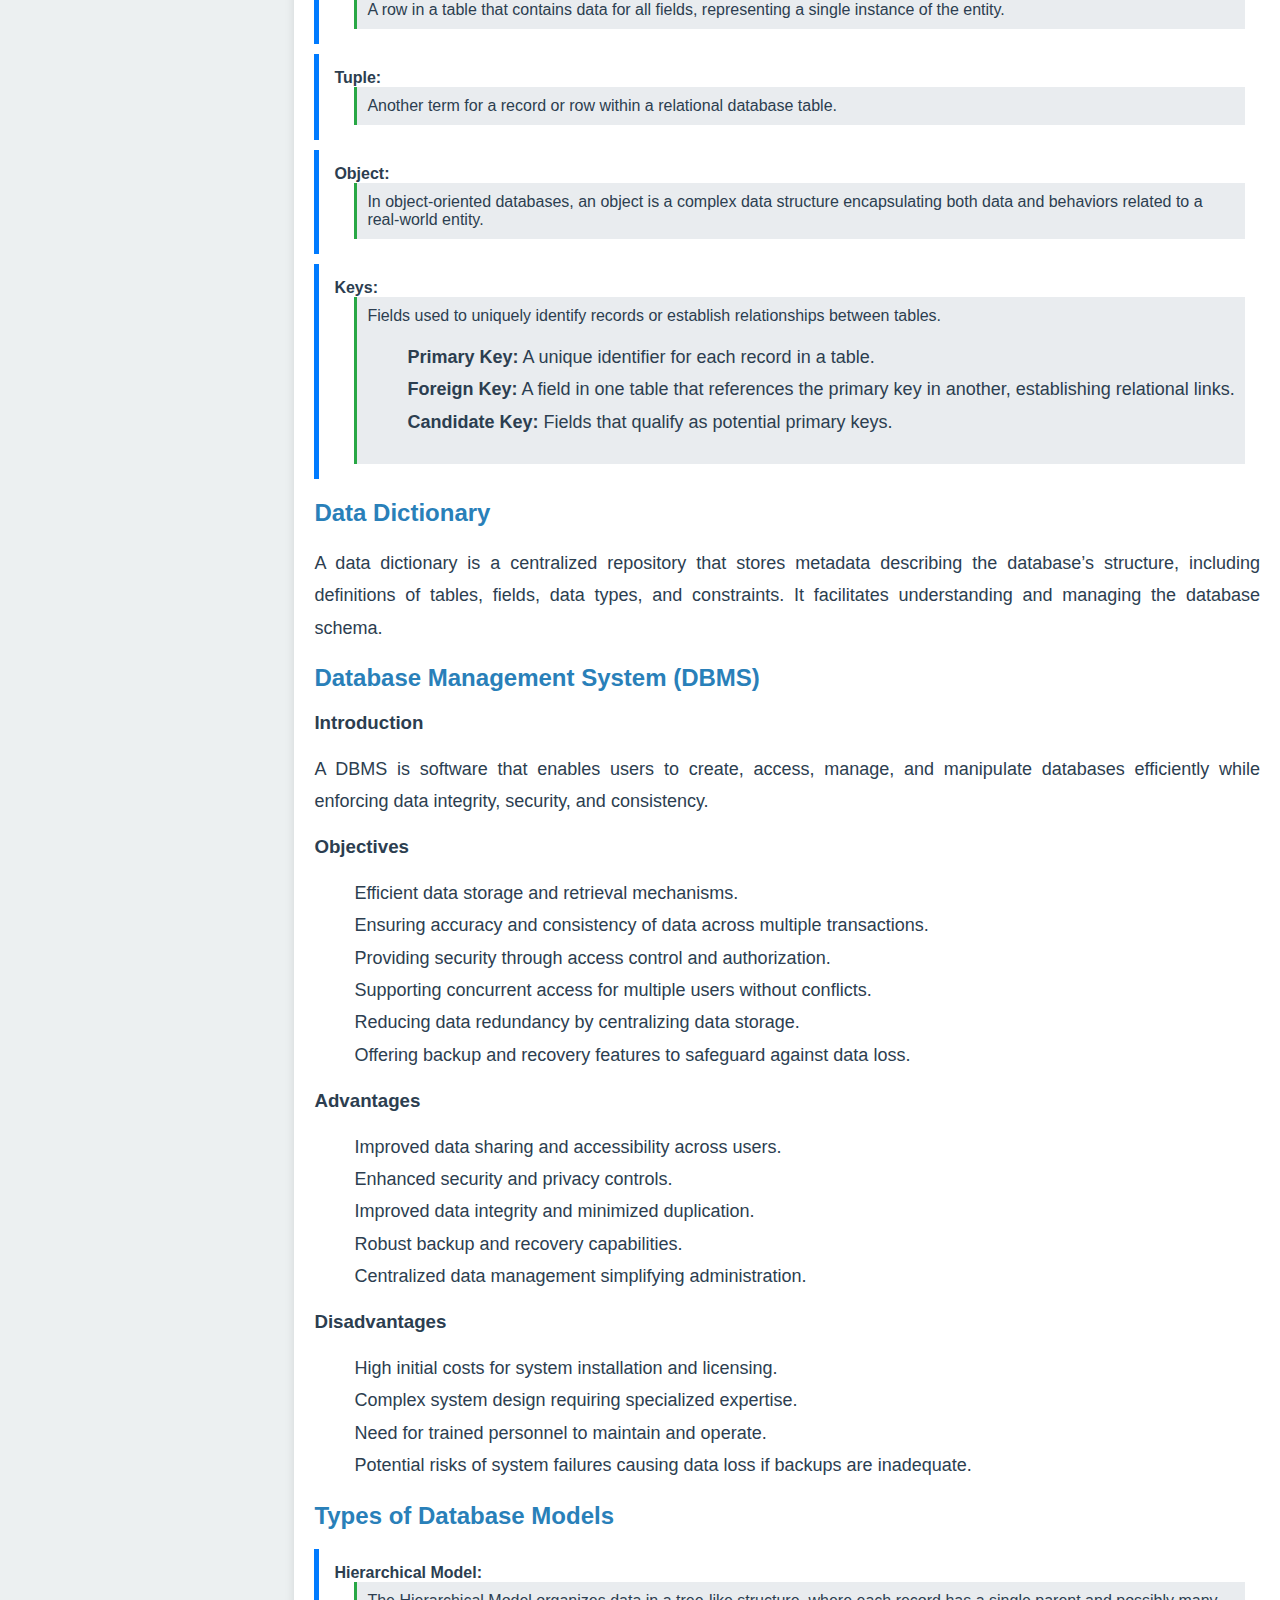
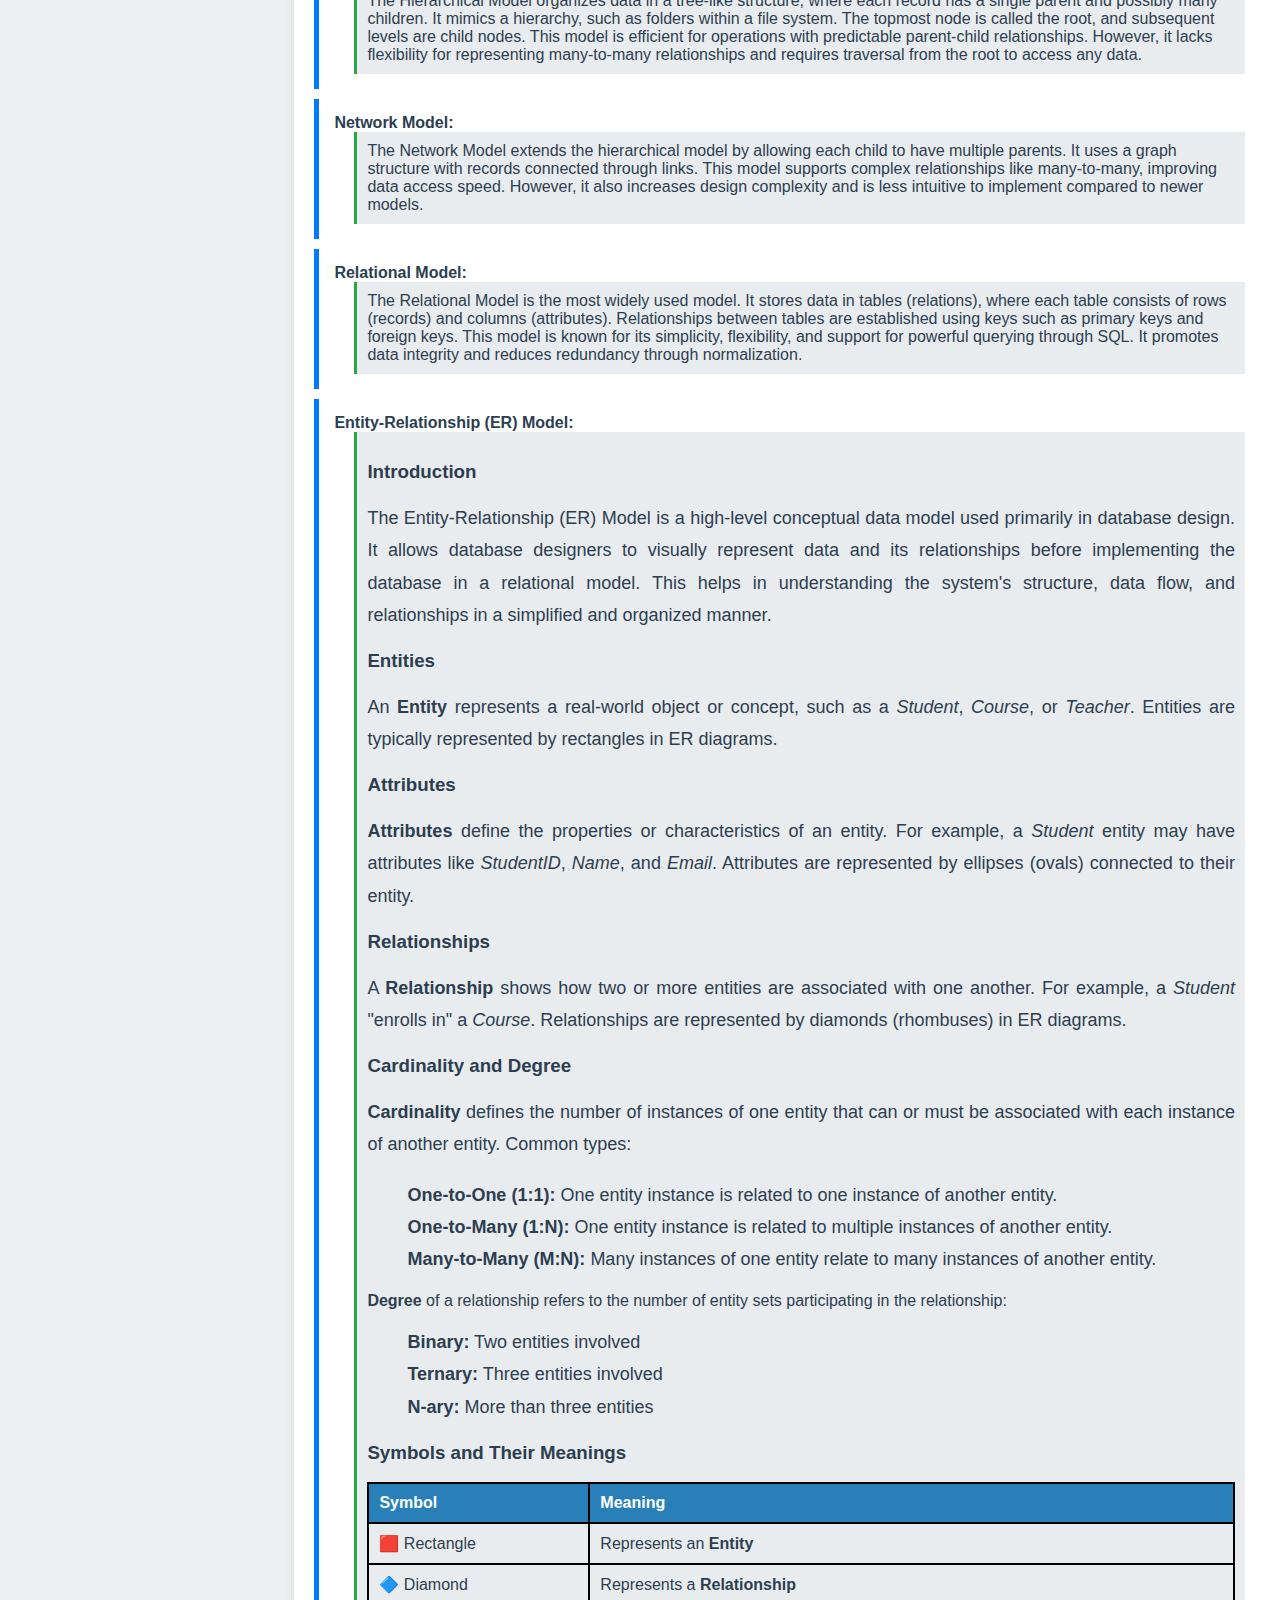
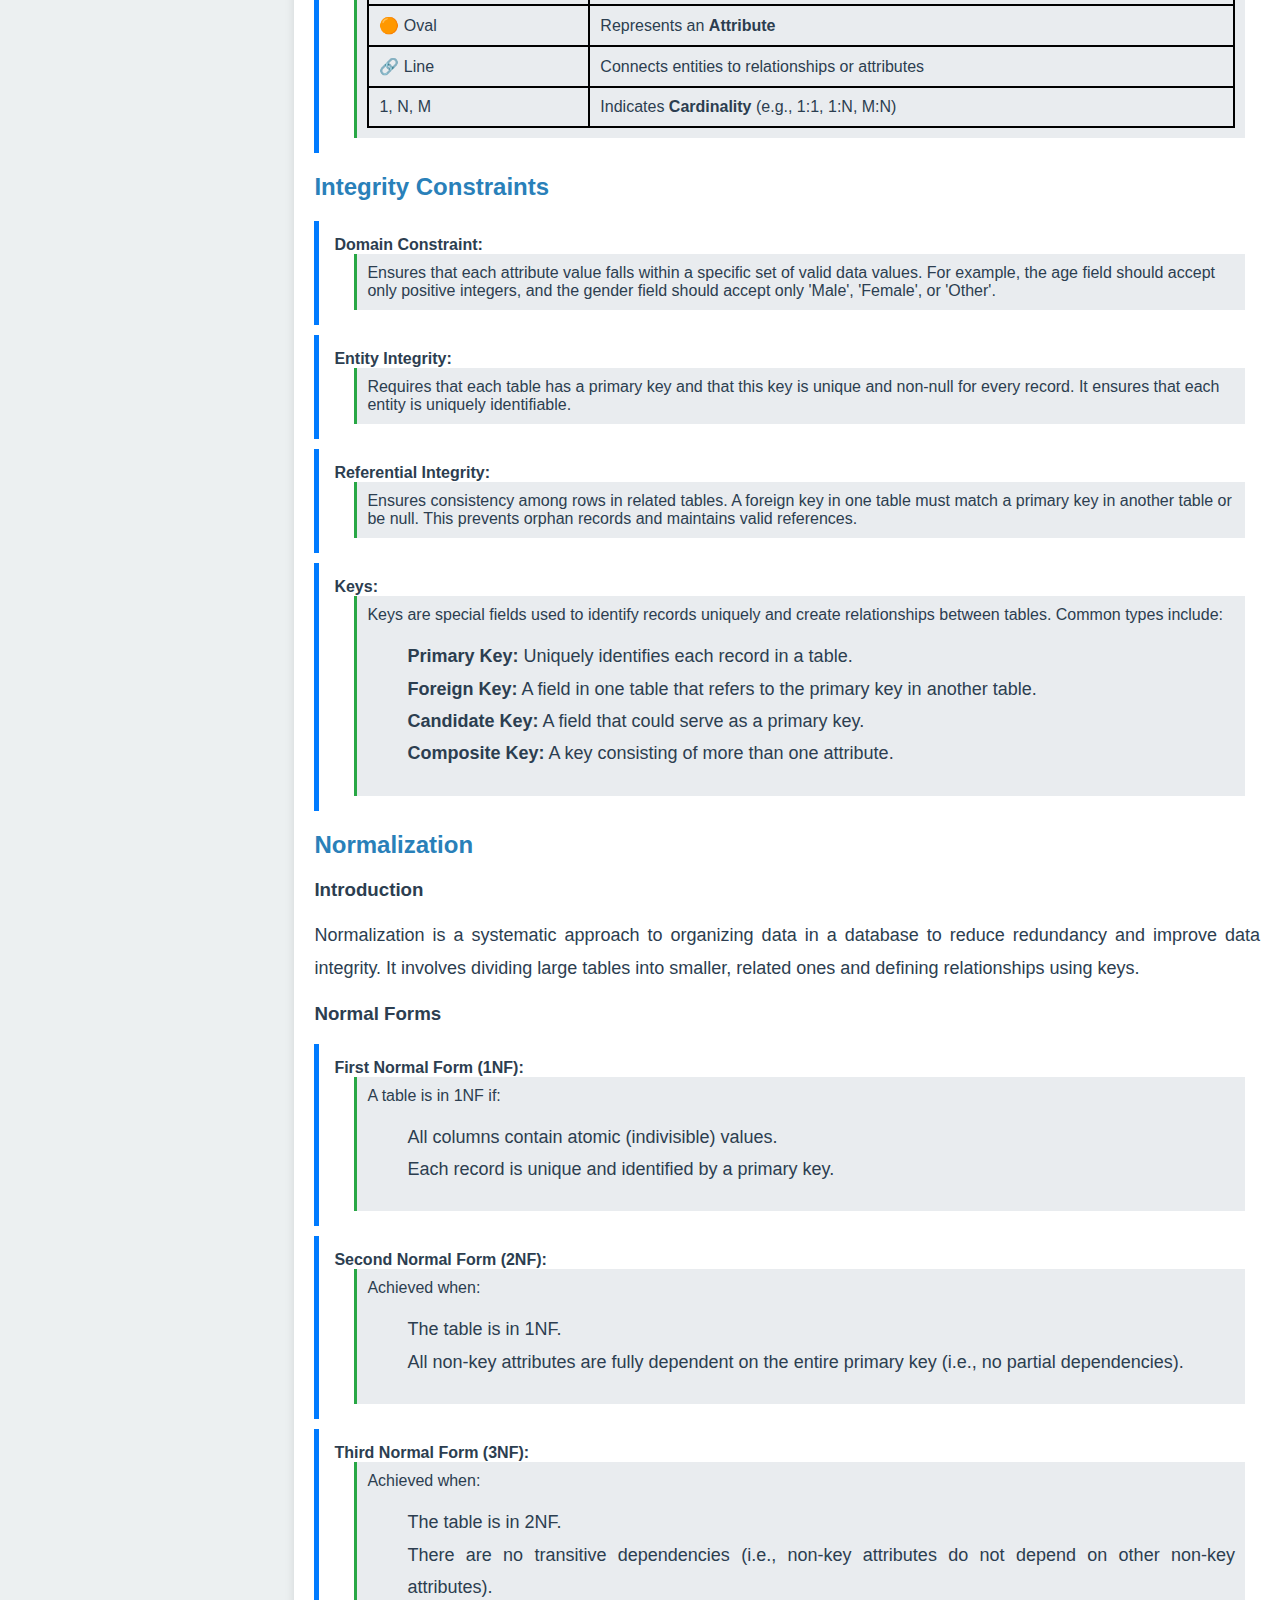
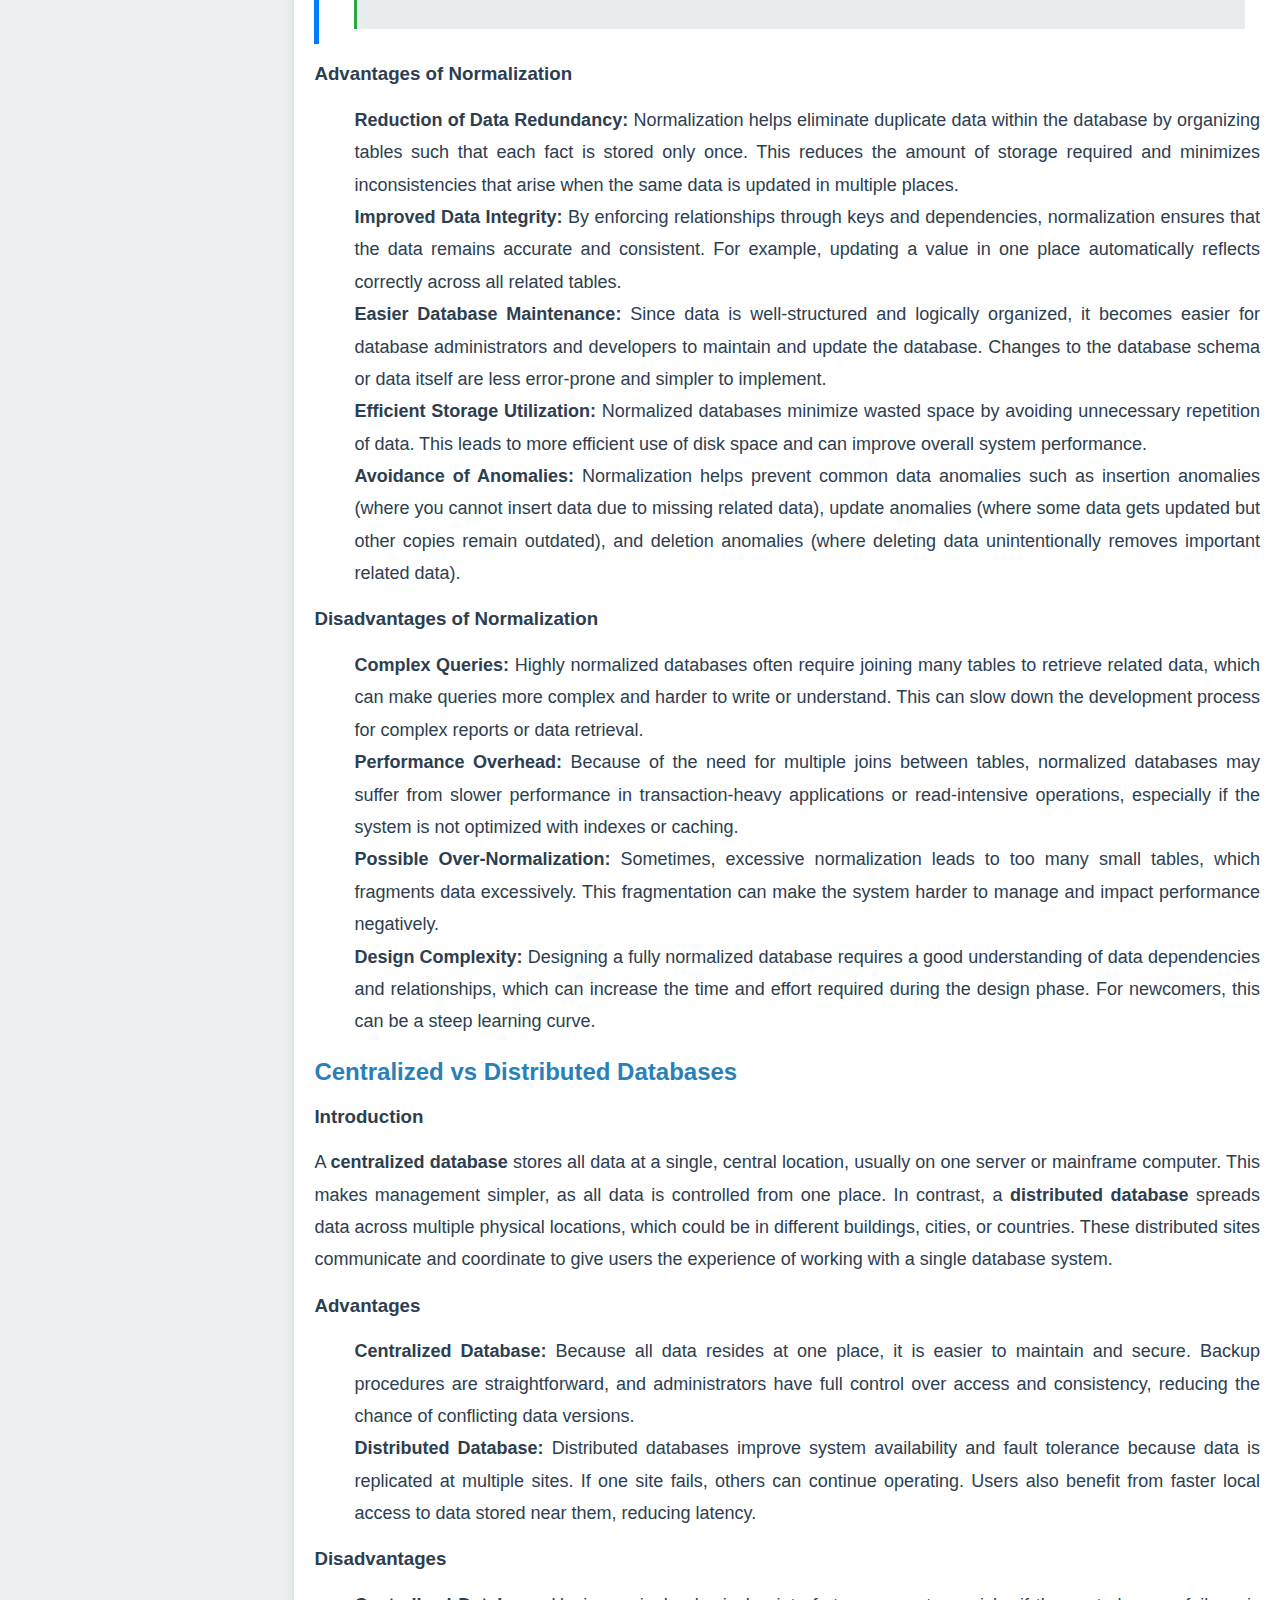
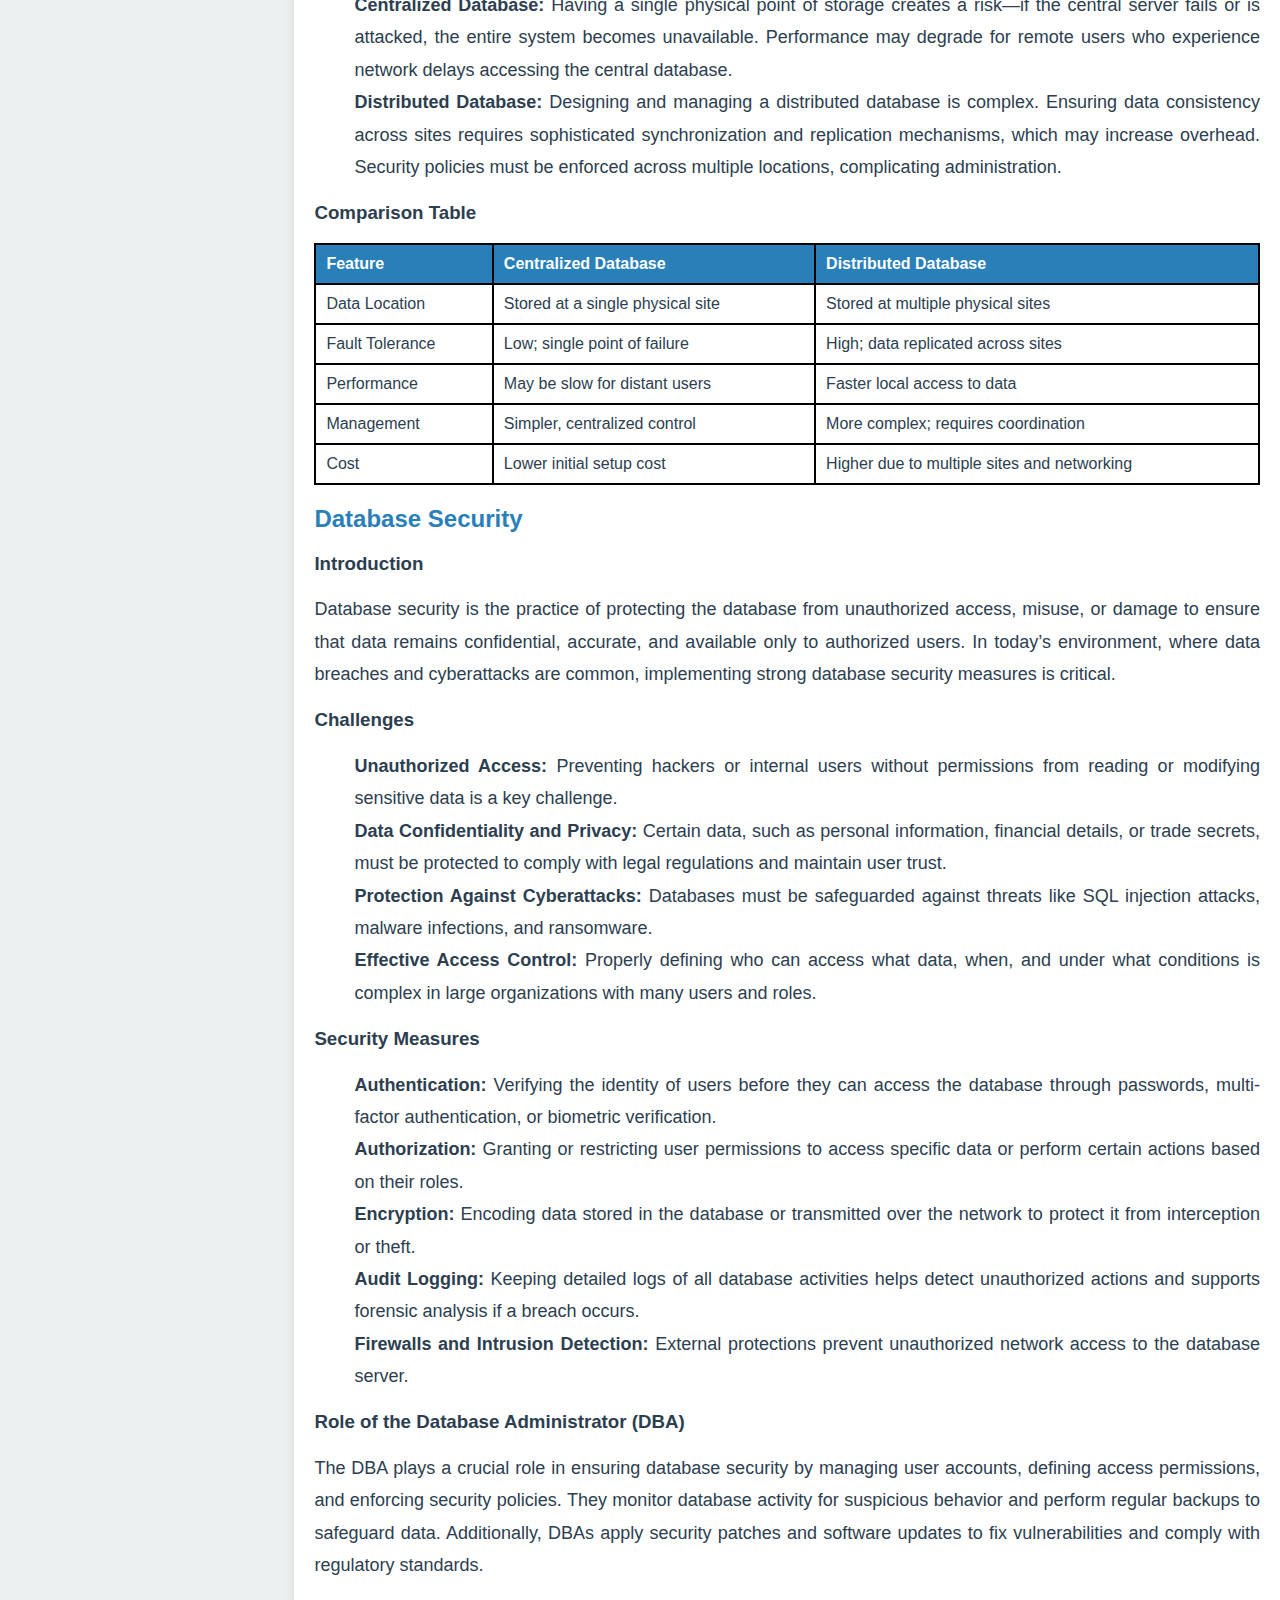
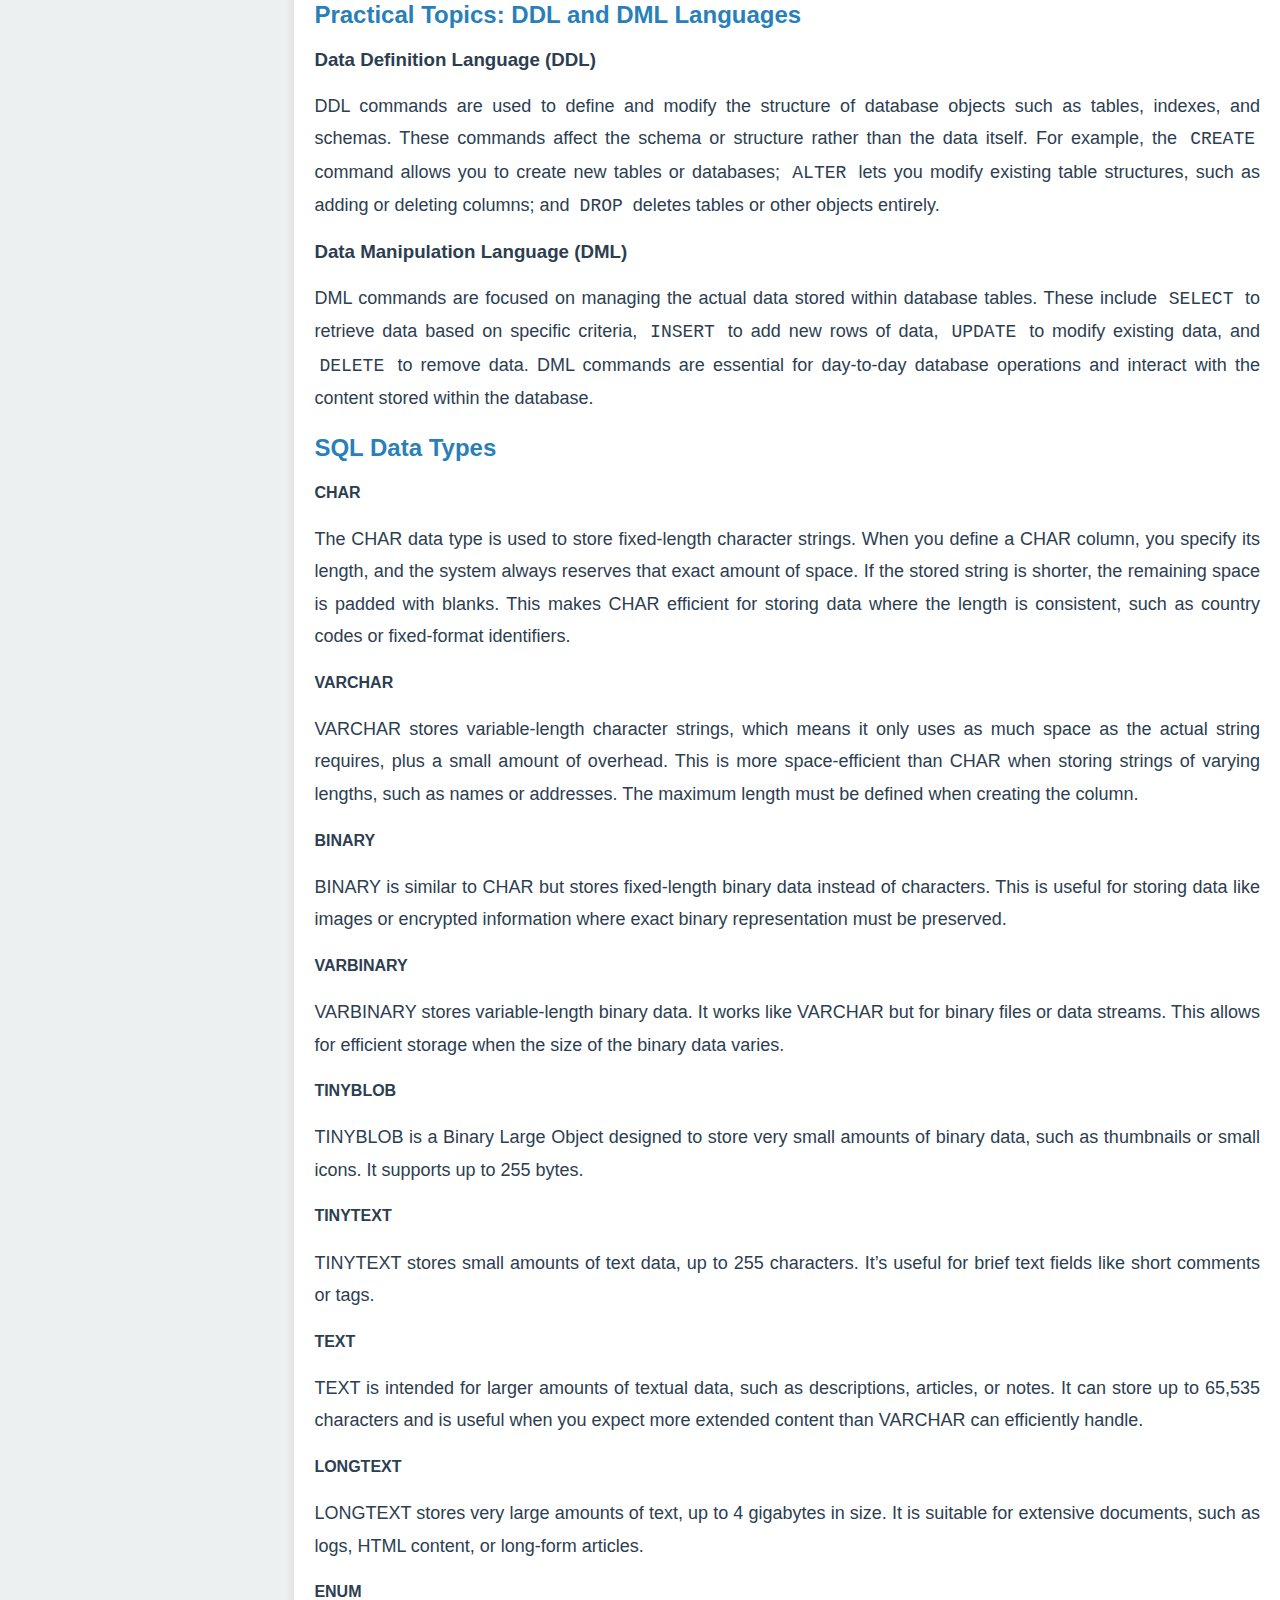
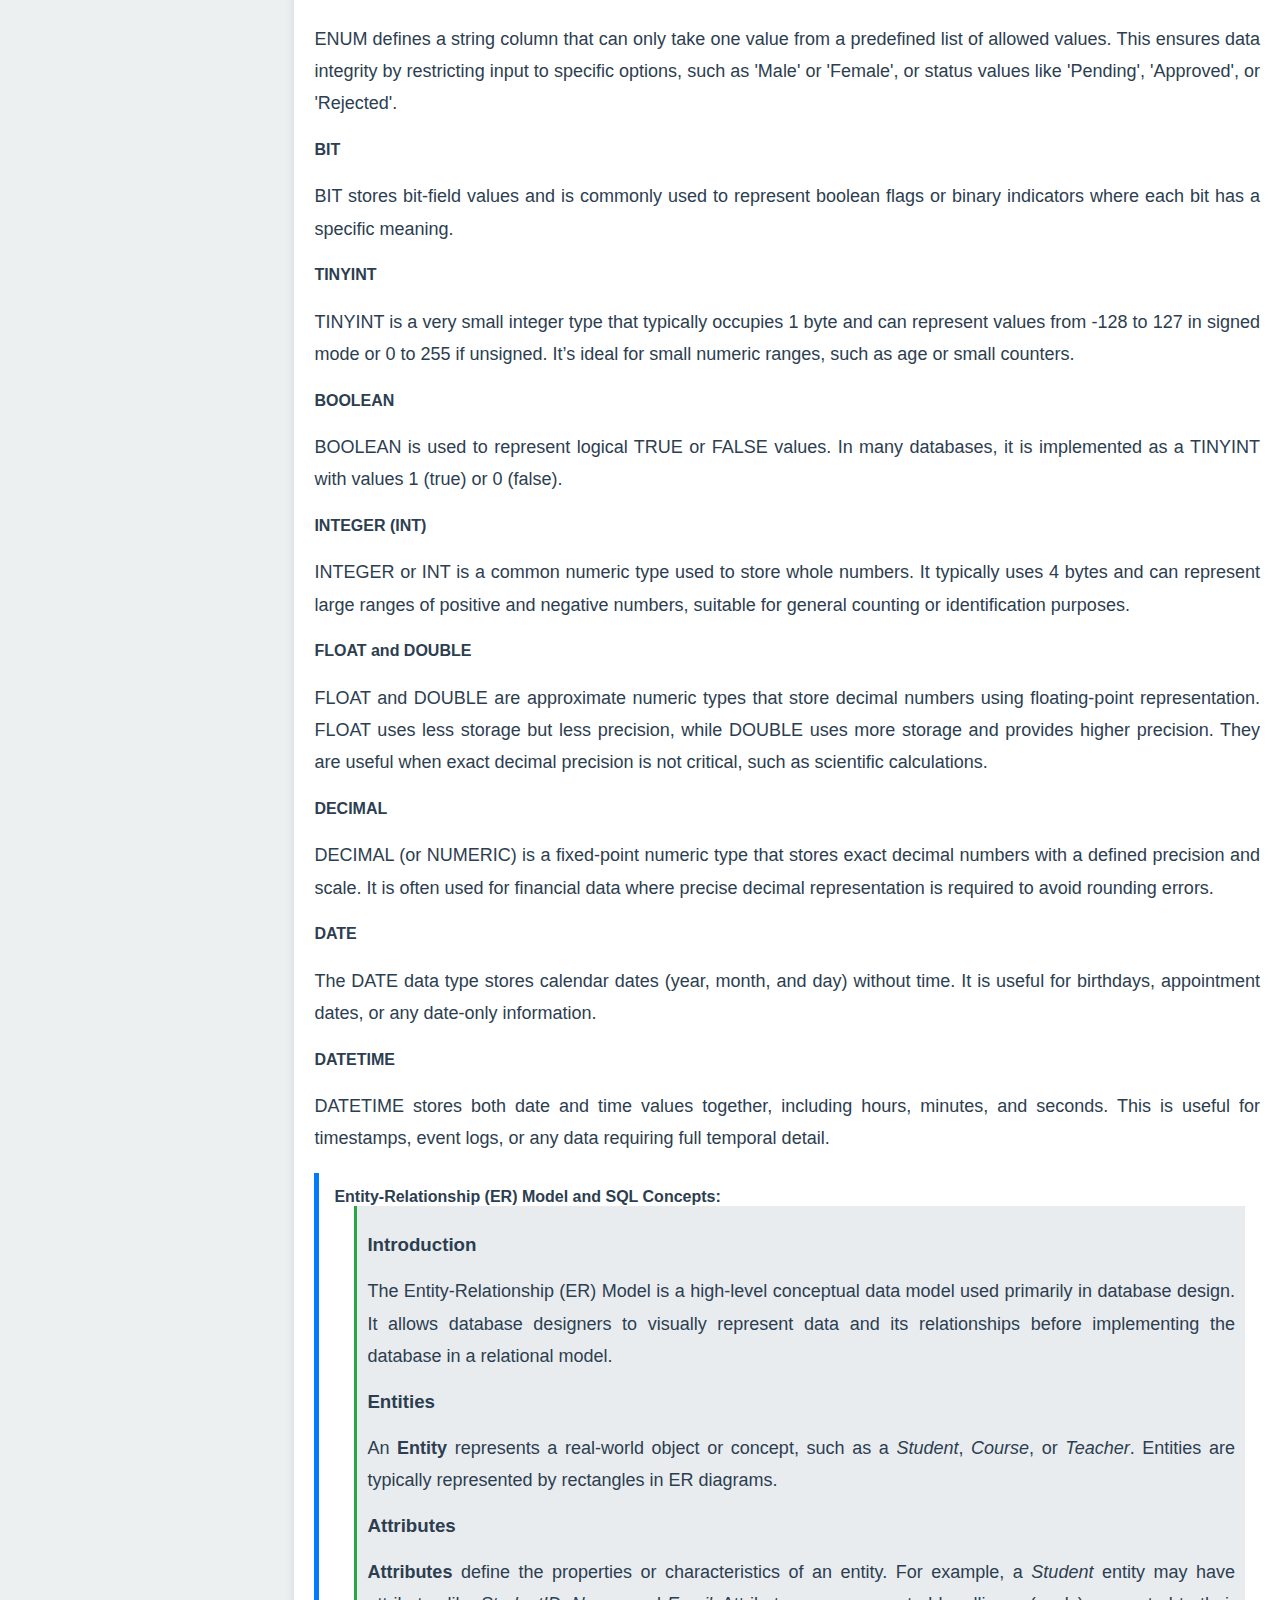
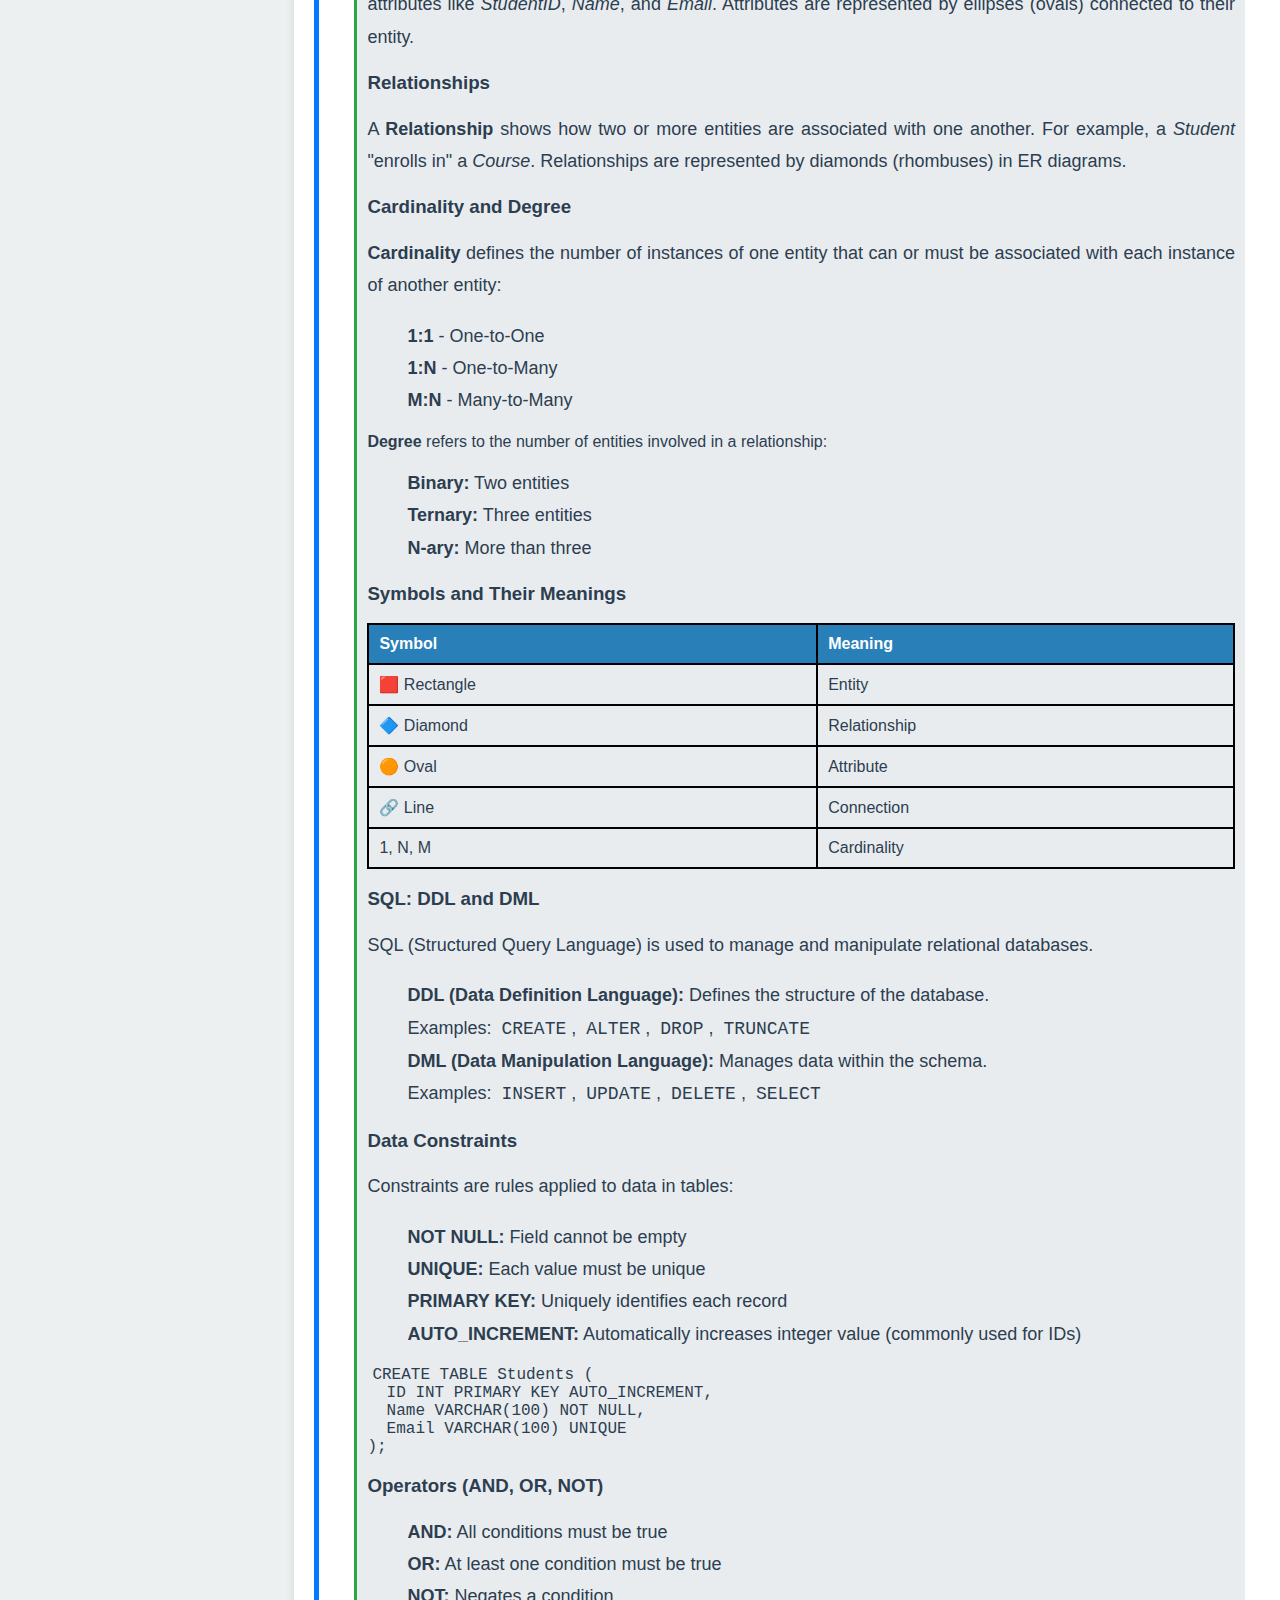
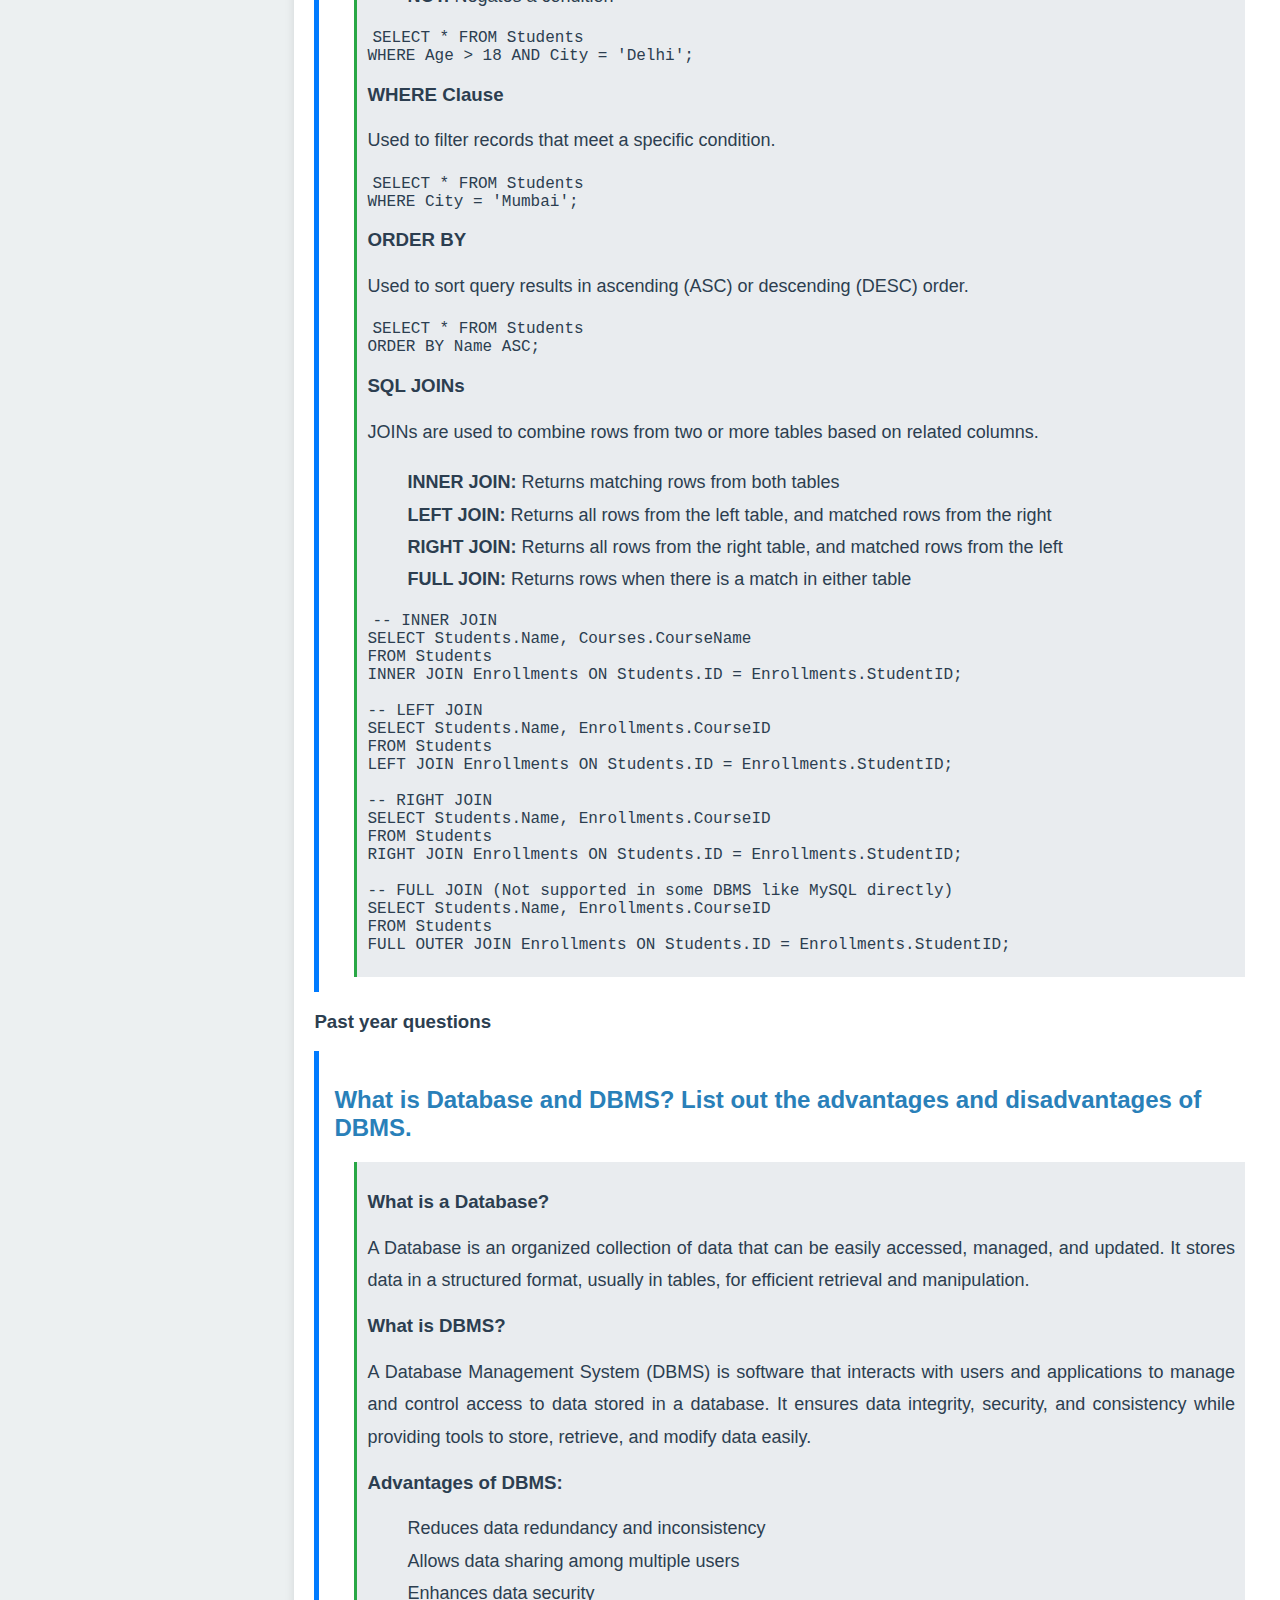
<file: DBMS.html>
<!DOCTYPE html>
<html lang="en">
  <head>
    <meta charset="UTF-8" />
    <meta name="viewport" content="width=device-width, initial-scale=1" />
    <title>Computer System - Database Fundamentals</title>
    <link rel="stylesheet" href="index.css" />
  </head>
  <body>
    <div id="main">
      <nav id="TOC">
        <h2>Contents</h2>
        <ul>
          <li><a href="index.html">Home</a></li>
          <li><a href="#introduction">Introduction</a></li>
          <li><a href="#terminologies">Database Terminologies</a></li>
          <li><a href="#database-models">Types of Database Models</a></li>
          <li><a href="#integrity-constraints">Integrity Constraints</a></li>
          <li><a href="#normalization">Normalization</a></li>
          <li>
            <a href="#centralized-distributed"
              >Centralized vs Distributed Databases</a
            >
          </li>
          <li><a href="#database-security">Database Security</a></li>
          <li><a href="#sql-datatypes">SQL Data Types</a></li>
		  <li><a href="#last">DDL and DML</a></li>
          <li><a href="#pyq">Past year questions</a></li>
        </ul>
      </nav>

      <main id="details">
        <h3>
          Update!!!
          <p>
            Past Year Questions of DBMS (2020-2024 and Model Questions) are in
            the end
          </p>
        </h3>
        <h1 id="introduction">
          Understanding Data, Information, and Databases
        </h1>

        <section id="data">
          <h2>What is Data?</h2>
          <p>
            Data consists of raw, unprocessed facts, figures, or symbols
            collected from various sources. It represents values or observations
            that, in isolation, may lack meaning.
          </p>
          <div class="example">
            Example:</strong> A series of numbers such as
            <code>85, 90, 78</code> representing student scores before any
            analysis.
          </div>
        </section>

        <section id="information">
          <h2>What is Information?</h2>
          <p>
            Information is data that has been processed, organized, or
            structured to provide context and meaning. It transforms raw data
            into a useful and interpretable form that supports decision-making.
          </p>
          <div class="example">
            <strong>Example:</strong> Calculating "The average score of the
            class is 84.3" provides insight derived from the raw student scores.
          </div>
        </section>

        <section id="features">
          <h2>Key Features of Quality Information</h2>
          <ul>
            <li>
              <strong>Accuracy:</strong> Must be precise and error-free to
              ensure reliability.
            </li>
            <li>
              <strong>Relevance:</strong> Pertinent to the context or the
              decision at hand.
            </li>
            <li>
              <strong>Timeliness:</strong> Delivered promptly and kept
              up-to-date.
            </li>
            <li>
              <strong>Completeness:</strong> Contains all necessary details
              without omission.
            </li>
            <li>
              <strong>Clarity:</strong> Presented in an understandable and
              well-organized manner.
            </li>
          </ul>
        </section>

        <section id="database">
          <h2>What is a Database?</h2>
          <p>
            A database is a systematically organized collection of related data
            stored electronically, enabling efficient storage, retrieval, and
            management of information.
          </p>
          <div class="example">
            <strong>Example:</strong> A school’s database might contain student
            personal details, exam results, and attendance records, all managed
            cohesively.
          </div>
        </section>

        <section id="purpose">
          <h2>Purpose of a Database</h2>
          <p>
            The primary objective of a database is to organize data to
            facilitate efficient storage, quick retrieval, and reliable
            management. Databases support multiple users and applications while
            ensuring data security and integrity.
          </p>
          <ul>
            <li>Efficient storage and management of vast volumes of data.</li>
            <li>Fast, accurate, and reliable data retrieval.</li>
            <li>
              Facilitation of data sharing across various users and
              applications.
            </li>
            <li>
              Protection of data through security and access control mechanisms.
            </li>
            <li>Reduction of data duplication and inconsistency.</li>
          </ul>
        </section>

        <section id="terminologies">
          <h2>Common Database Terminologies</h2>

          <div class="question">
            <strong>Table:</strong>
            <div class="answer">
              A structured arrangement of data organized into rows and columns,
              representing entities and their attributes.
            </div>
          </div>

          <div class="question">
            <strong>Field:</strong>
            <div class="answer">
              A single column within a table, representing a specific attribute
              or property of an entity.
            </div>
          </div>

          <div class="question">
            <strong>Record:</strong>
            <div class="answer">
              A row in a table that contains data for all fields, representing a
              single instance of the entity.
            </div>
          </div>

          <div class="question">
            <strong>Tuple:</strong>
            <div class="answer">
              Another term for a record or row within a relational database
              table.
            </div>
          </div>

          <div class="question">
            <strong>Object:</strong>
            <div class="answer">
              In object-oriented databases, an object is a complex data
              structure encapsulating both data and behaviors related to a
              real-world entity.
            </div>
          </div>

          <div class="question">
            <strong>Keys:</strong>
            <div class="answer">
              Fields used to uniquely identify records or establish
              relationships between tables.
              <ul>
                <li>
                  <strong>Primary Key:</strong> A unique identifier for each
                  record in a table.
                </li>
                <li>
                  <strong>Foreign Key:</strong> A field in one table that
                  references the primary key in another, establishing relational
                  links.
                </li>
                <li>
                  <strong>Candidate Key:</strong> Fields that qualify as
                  potential primary keys.
                </li>
              </ul>
            </div>
          </div>
        </section>

        <section id="data-dictionary">
          <h2>Data Dictionary</h2>
          <p>
            A data dictionary is a centralized repository that stores metadata
            describing the database’s structure, including definitions of
            tables, fields, data types, and constraints. It facilitates
            understanding and managing the database schema.
          </p>
        </section>

        <section id="dbms">
          <h2>Database Management System (DBMS)</h2>

          <h3>Introduction</h3>
          <p>
            A DBMS is software that enables users to create, access, manage, and
            manipulate databases efficiently while enforcing data integrity,
            security, and consistency.
          </p>

          <h3>Objectives</h3>
          <ul>
            <li>Efficient data storage and retrieval mechanisms.</li>
            <li>
              Ensuring accuracy and consistency of data across multiple
              transactions.
            </li>
            <li>
              Providing security through access control and authorization.
            </li>
            <li>
              Supporting concurrent access for multiple users without conflicts.
            </li>
            <li>Reducing data redundancy by centralizing data storage.</li>
            <li>
              Offering backup and recovery features to safeguard against data
              loss.
            </li>
          </ul>

          <h3>Advantages</h3>
          <ul>
            <li>Improved data sharing and accessibility across users.</li>
            <li>Enhanced security and privacy controls.</li>
            <li>Improved data integrity and minimized duplication.</li>
            <li>Robust backup and recovery capabilities.</li>
            <li>Centralized data management simplifying administration.</li>
          </ul>

          <h3>Disadvantages</h3>
          <ul>
            <li>High initial costs for system installation and licensing.</li>
            <li>Complex system design requiring specialized expertise.</li>
            <li>Need for trained personnel to maintain and operate.</li>
            <li>
              Potential risks of system failures causing data loss if backups
              are inadequate.
            </li>
          </ul>
        </section>
        <section id="database-models">
          <h2>Types of Database Models</h2>

          <div class="question">
            <strong>Hierarchical Model:</strong>
            <div class="answer">
              The Hierarchical Model organizes data in a tree-like structure,
              where each record has a single parent and possibly many children.
              It mimics a hierarchy, such as folders within a file system. The
              topmost node is called the root, and subsequent levels are child
              nodes. This model is efficient for operations with predictable
              parent-child relationships. However, it lacks flexibility for
              representing many-to-many relationships and requires traversal
              from the root to access any data.
            </div>
          </div>

          <div class="question">
            <strong>Network Model:</strong>
            <div class="answer">
              The Network Model extends the hierarchical model by allowing each
              child to have multiple parents. It uses a graph structure with
              records connected through links. This model supports complex
              relationships like many-to-many, improving data access speed.
              However, it also increases design complexity and is less intuitive
              to implement compared to newer models.
            </div>
          </div>

          <div class="question">
            <strong>Relational Model:</strong>
            <div class="answer">
              The Relational Model is the most widely used model. It stores data
              in tables (relations), where each table consists of rows (records)
              and columns (attributes). Relationships between tables are
              established using keys such as primary keys and foreign keys. This
              model is known for its simplicity, flexibility, and support for
              powerful querying through SQL. It promotes data integrity and
              reduces redundancy through normalization.
            </div>
          </div>

       <div class="question">
  <strong>Entity-Relationship (ER) Model:</strong>
  <div class="answer">

    <!-- Introduction -->
    <h3>Introduction</h3>
    <p>
      The Entity-Relationship (ER) Model is a high-level conceptual data model used primarily in database design. It allows database designers to visually represent data and its relationships before implementing the database in a relational model. This helps in understanding the system's structure, data flow, and relationships in a simplified and organized manner.
    </p>

    <!-- Entities -->
    <h3>Entities</h3>
    <p>
      An <strong>Entity</strong> represents a real-world object or concept, such as a <em>Student</em>, <em>Course</em>, or <em>Teacher</em>. Entities are typically represented by rectangles in ER diagrams.
    </p>

    <!-- Attributes -->
    <h3>Attributes</h3>
    <p>
      <strong>Attributes</strong> define the properties or characteristics of an entity. For example, a <em>Student</em> entity may have attributes like <em>StudentID</em>, <em>Name</em>, and <em>Email</em>. Attributes are represented by ellipses (ovals) connected to their entity.
    </p>

    <!-- Relationships -->
    <h3>Relationships</h3>
    <p>
      A <strong>Relationship</strong> shows how two or more entities are associated with one another. For example, a <em>Student</em> "enrolls in" a <em>Course</em>. Relationships are represented by diamonds (rhombuses) in ER diagrams.
    </p>

    <!-- Cardinality and Degree -->
    <h3>Cardinality and Degree</h3>
    <p>
      <strong>Cardinality</strong> defines the number of instances of one entity that can or must be associated with each instance of another entity. Common types:
      <ul>
        <li><strong>One-to-One (1:1):</strong> One entity instance is related to one instance of another entity.</li>
        <li><strong>One-to-Many (1:N):</strong> One entity instance is related to multiple instances of another entity.</li>
        <li><strong>Many-to-Many (M:N):</strong> Many instances of one entity relate to many instances of another entity.</li>
      </ul>
      <strong>Degree</strong> of a relationship refers to the number of entity sets participating in the relationship:
      <ul>
        <li><strong>Binary:</strong> Two entities involved</li>
        <li><strong>Ternary:</strong> Three entities involved</li>
        <li><strong>N-ary:</strong> More than three entities</li>
      </ul>
    </p>

    <!-- ER Diagram Symbols -->
    <h3>Symbols and Their Meanings</h3>
    <table border="1" cellpadding="5">
      <thead>
        <tr>
          <th>Symbol</th>
          <th>Meaning</th>
        </tr>
      </thead>
      <tbody>
        <tr>
          <td>🟥 Rectangle</td>
          <td>Represents an <strong>Entity</strong></td>
        </tr>
        <tr>
          <td>🔷 Diamond</td>
          <td>Represents a <strong>Relationship</strong></td>
        </tr>
        <tr>
          <td>🟠 Oval</td>
          <td>Represents an <strong>Attribute</strong></td>
        </tr>
        <tr>
          <td>🔗 Line</td>
          <td>Connects entities to relationships or attributes</td>
        </tr>
        <tr>
          <td>1, N, M</td>
          <td>Indicates <strong>Cardinality</strong> (e.g., 1:1, 1:N, M:N)</td>
        </tr>
      </tbody>
    </table>

  </div>
</div>

        </section>

        <section id="integrity-constraints">
          <h2>Integrity Constraints</h2>

          <div class="question">
            <strong>Domain Constraint:</strong>
            <div class="answer">
              Ensures that each attribute value falls within a specific set of
              valid data values. For example, the age field should accept only
              positive integers, and the gender field should accept only 'Male',
              'Female', or 'Other'.
            </div>
          </div>

          <div class="question">
            <strong>Entity Integrity:</strong>
            <div class="answer">
              Requires that each table has a primary key and that this key is
              unique and non-null for every record. It ensures that each entity
              is uniquely identifiable.
            </div>
          </div>

          <div class="question">
            <strong>Referential Integrity:</strong>
            <div class="answer">
              Ensures consistency among rows in related tables. A foreign key in
              one table must match a primary key in another table or be null.
              This prevents orphan records and maintains valid references.
            </div>
          </div>

          <div class="question">
            <strong>Keys:</strong>
            <div class="answer">
              Keys are special fields used to identify records uniquely and
              create relationships between tables. Common types include:
              <ul>
                <li>
                  <strong>Primary Key:</strong> Uniquely identifies each record
                  in a table.
                </li>
                <li>
                  <strong>Foreign Key:</strong> A field in one table that refers
                  to the primary key in another table.
                </li>
                <li>
                  <strong>Candidate Key:</strong> A field that could serve as a
                  primary key.
                </li>
                <li>
                  <strong>Composite Key:</strong> A key consisting of more than
                  one attribute.
                </li>
              </ul>
            </div>
          </div>
        </section>

        <section id="normalization">
          <h2>Normalization</h2>

          <h3>Introduction</h3>
          <p>
            Normalization is a systematic approach to organizing data in a
            database to reduce redundancy and improve data integrity. It
            involves dividing large tables into smaller, related ones and
            defining relationships using keys.
          </p>

          <h3>Normal Forms</h3>
          <div class="question">
            <strong>First Normal Form (1NF):</strong>
            <div class="answer">
              A table is in 1NF if:
              <ul>
                <li>All columns contain atomic (indivisible) values.</li>
                <li>Each record is unique and identified by a primary key.</li>
              </ul>
            </div>
          </div>

          <div class="question">
            <strong>Second Normal Form (2NF):</strong>
            <div class="answer">
              Achieved when:
              <ul>
                <li>The table is in 1NF.</li>
                <li>
                  All non-key attributes are fully dependent on the entire
                  primary key (i.e., no partial dependencies).
                </li>
              </ul>
            </div>
          </div>

          <div class="question">
            <strong>Third Normal Form (3NF):</strong>
            <div class="answer">
              Achieved when:
              <ul>
                <li>The table is in 2NF.</li>
                <li>
                  There are no transitive dependencies (i.e., non-key attributes
                  do not depend on other non-key attributes).
                </li>
              </ul>
            </div>
          </div>

          <section id="advantages-normalization">
            <h3>Advantages of Normalization</h3>
            <ul>
              <li>
                <strong>Reduction of Data Redundancy:</strong> Normalization
                helps eliminate duplicate data within the database by organizing
                tables such that each fact is stored only once. This reduces the
                amount of storage required and minimizes inconsistencies that
                arise when the same data is updated in multiple places.
              </li>
              <li>
                <strong>Improved Data Integrity:</strong> By enforcing
                relationships through keys and dependencies, normalization
                ensures that the data remains accurate and consistent. For
                example, updating a value in one place automatically reflects
                correctly across all related tables.
              </li>
              <li>
                <strong>Easier Database Maintenance:</strong> Since data is
                well-structured and logically organized, it becomes easier for
                database administrators and developers to maintain and update
                the database. Changes to the database schema or data itself are
                less error-prone and simpler to implement.
              </li>
              <li>
                <strong>Efficient Storage Utilization:</strong> Normalized
                databases minimize wasted space by avoiding unnecessary
                repetition of data. This leads to more efficient use of disk
                space and can improve overall system performance.
              </li>
              <li>
                <strong>Avoidance of Anomalies:</strong> Normalization helps
                prevent common data anomalies such as insertion anomalies (where
                you cannot insert data due to missing related data), update
                anomalies (where some data gets updated but other copies remain
                outdated), and deletion anomalies (where deleting data
                unintentionally removes important related data).
              </li>
            </ul>
          </section>
          <section id="disadvantages-normalization">
            <h3>Disadvantages of Normalization</h3>
            <ul>
              <li>
                <strong>Complex Queries:</strong> Highly normalized databases
                often require joining many tables to retrieve related data,
                which can make queries more complex and harder to write or
                understand. This can slow down the development process for
                complex reports or data retrieval.
              </li>
              <li>
                <strong>Performance Overhead:</strong> Because of the need for
                multiple joins between tables, normalized databases may suffer
                from slower performance in transaction-heavy applications or
                read-intensive operations, especially if the system is not
                optimized with indexes or caching.
              </li>
              <li>
                <strong>Possible Over-Normalization:</strong> Sometimes,
                excessive normalization leads to too many small tables, which
                fragments data excessively. This fragmentation can make the
                system harder to manage and impact performance negatively.
              </li>
              <li>
                <strong>Design Complexity:</strong> Designing a fully normalized
                database requires a good understanding of data dependencies and
                relationships, which can increase the time and effort required
                during the design phase. For newcomers, this can be a steep
                learning curve.
              </li>
            </ul>
          </section>
          <section id="centralized-distributed">
            <h2>Centralized vs Distributed Databases</h2>
            <h3>Introduction</h3>
            <p>
              A <strong>centralized database</strong> stores all data at a
              single, central location, usually on one server or mainframe
              computer. This makes management simpler, as all data is controlled
              from one place. In contrast, a
              <strong>distributed database</strong> spreads data across multiple
              physical locations, which could be in different buildings, cities,
              or countries. These distributed sites communicate and coordinate
              to give users the experience of working with a single database
              system.
            </p>
            <h3>Advantages</h3>
            <ul>
              <li>
                <strong>Centralized Database:</strong> Because all data resides
                at one place, it is easier to maintain and secure. Backup
                procedures are straightforward, and administrators have full
                control over access and consistency, reducing the chance of
                conflicting data versions.
              </li>
              <li>
                <strong>Distributed Database:</strong> Distributed databases
                improve system availability and fault tolerance because data is
                replicated at multiple sites. If one site fails, others can
                continue operating. Users also benefit from faster local access
                to data stored near them, reducing latency.
              </li>
            </ul>
            <h3>Disadvantages</h3>
            <ul>
              <li>
                <strong>Centralized Database:</strong> Having a single physical
                point of storage creates a risk—if the central server fails or
                is attacked, the entire system becomes unavailable. Performance
                may degrade for remote users who experience network delays
                accessing the central database.
              </li>
              <li>
                <strong>Distributed Database:</strong> Designing and managing a
                distributed database is complex. Ensuring data consistency
                across sites requires sophisticated synchronization and
                replication mechanisms, which may increase overhead. Security
                policies must be enforced across multiple locations,
                complicating administration.
              </li>
            </ul>
            <h3>Comparison Table</h3>
            <table>
              <thead>
                <tr>
                  <th>Feature</th>
                  <th>Centralized Database</th>
                  <th>Distributed Database</th>
                </tr>
              </thead>
              <tbody>
                <tr>
                  <td>Data Location</td>
                  <td>Stored at a single physical site</td>
                  <td>Stored at multiple physical sites</td>
                </tr>
                <tr>
                  <td>Fault Tolerance</td>
                  <td>Low; single point of failure</td>
                  <td>High; data replicated across sites</td>
                </tr>
                <tr>
                  <td>Performance</td>
                  <td>May be slow for distant users</td>
                  <td>Faster local access to data</td>
                </tr>
                <tr>
                  <td>Management</td>
                  <td>Simpler, centralized control</td>
                  <td>More complex; requires coordination</td>
                </tr>
                <tr>
                  <td>Cost</td>
                  <td>Lower initial setup cost</td>
                  <td>Higher due to multiple sites and networking</td>
                </tr>
              </tbody>
            </table>
          </section>
          <section id="database-security">
            <h2>Database Security</h2>
            <h3>Introduction</h3>
            <p>
              Database security is the practice of protecting the database from
              unauthorized access, misuse, or damage to ensure that data remains
              confidential, accurate, and available only to authorized users. In
              today’s environment, where data breaches and cyberattacks are
              common, implementing strong database security measures is
              critical.
            </p>
            <h3>Challenges</h3>
            <ul>
              <li>
                <strong>Unauthorized Access:</strong> Preventing hackers or
                internal users without permissions from reading or modifying
                sensitive data is a key challenge.
              </li>
              <li>
                <strong>Data Confidentiality and Privacy:</strong> Certain data,
                such as personal information, financial details, or trade
                secrets, must be protected to comply with legal regulations and
                maintain user trust.
              </li>
              <li>
                <strong>Protection Against Cyberattacks:</strong> Databases must
                be safeguarded against threats like SQL injection attacks,
                malware infections, and ransomware.
              </li>
              <li>
                <strong>Effective Access Control:</strong> Properly defining who
                can access what data, when, and under what conditions is complex
                in large organizations with many users and roles.
              </li>
            </ul>
            <h3>Security Measures</h3>
            <ul>
              <li>
                <strong>Authentication:</strong> Verifying the identity of users
                before they can access the database through passwords,
                multi-factor authentication, or biometric verification.
              </li>
              <li>
                <strong>Authorization:</strong> Granting or restricting user
                permissions to access specific data or perform certain actions
                based on their roles.
              </li>
              <li>
                <strong>Encryption:</strong> Encoding data stored in the
                database or transmitted over the network to protect it from
                interception or theft.
              </li>
              <li>
                <strong>Audit Logging:</strong> Keeping detailed logs of all
                database activities helps detect unauthorized actions and
                supports forensic analysis if a breach occurs.
              </li>
              <li>
                <strong>Firewalls and Intrusion Detection:</strong> External
                protections prevent unauthorized network access to the database
                server.
              </li>
            </ul>
            <h3>Role of the Database Administrator (DBA)</h3>
            <p>
              The DBA plays a crucial role in ensuring database security by
              managing user accounts, defining access permissions, and enforcing
              security policies. They monitor database activity for suspicious
              behavior and perform regular backups to safeguard data.
              Additionally, DBAs apply security patches and software updates to
              fix vulnerabilities and comply with regulatory standards.
            </p>
          </section>
          <section id="practical-topics">
            <h2>Practical Topics: DDL and DML Languages</h2>
            <h3>Data Definition Language (DDL)</h3>
            <p>
              DDL commands are used to define and modify the structure of
              database objects such as tables, indexes, and schemas. These
              commands affect the schema or structure rather than the data
              itself. For example, the <code>CREATE</code> command allows you to
              create new tables or databases; <code>ALTER</code> lets you modify
              existing table structures, such as adding or deleting columns; and
              <code>DROP</code> deletes tables or other objects entirely.
            </p>
            <h3>Data Manipulation Language (DML)</h3>
            <p>
              DML commands are focused on managing the actual data stored within
              database tables. These include <code>SELECT</code> to retrieve
              data based on specific criteria, <code>INSERT</code> to add new
              rows of data, <code>UPDATE</code> to modify existing data, and
              <code>DELETE</code> to remove data. DML commands are essential for
              day-to-day database operations and interact with the content
              stored within the database.
            </p>
          </section>
          <section id="sql-datatypes">
            <h2>SQL Data Types</h2>
            <div class="datatype">
              <h4>CHAR</h4>
              <p>
                The CHAR data type is used to store fixed-length character
                strings. When you define a CHAR column, you specify its length,
                and the system always reserves that exact amount of space. If
                the stored string is shorter, the remaining space is padded with
                blanks. This makes CHAR efficient for storing data where the
                length is consistent, such as country codes or fixed-format
                identifiers.
              </p>
            </div>
            <div class="datatype">
              <h4>VARCHAR</h4>
              <p>
                VARCHAR stores variable-length character strings, which means it
                only uses as much space as the actual string requires, plus a
                small amount of overhead. This is more space-efficient than CHAR
                when storing strings of varying lengths, such as names or
                addresses. The maximum length must be defined when creating the
                column.
              </p>
            </div>
            <div class="datatype">
              <h4>BINARY</h4>
              <p>
                BINARY is similar to CHAR but stores fixed-length binary data
                instead of characters. This is useful for storing data like
                images or encrypted information where exact binary
                representation must be preserved.
              </p>
            </div>
            <div class="datatype">
              <h4>VARBINARY</h4>
              <p>
                VARBINARY stores variable-length binary data. It works like
                VARCHAR but for binary files or data streams. This allows for
                efficient storage when the size of the binary data varies.
              </p>
            </div>
            <div class="datatype">
              <h4>TINYBLOB</h4>
              <p>
                TINYBLOB is a Binary Large Object designed to store very small
                amounts of binary data, such as thumbnails or small icons. It
                supports up to 255 bytes.
              </p>
            </div>
            <div class="datatype">
              <h4>TINYTEXT</h4>
              <p>
                TINYTEXT stores small amounts of text data, up to 255
                characters. It’s useful for brief text fields like short
                comments or tags.
              </p>
            </div>
            <div class="datatype">
              <h4>TEXT</h4>
              <p>
                TEXT is intended for larger amounts of textual data, such as
                descriptions, articles, or notes. It can store up to 65,535
                characters and is useful when you expect more extended content
                than VARCHAR can efficiently handle.
              </p>
            </div>
            <div class="datatype">
              <h4>LONGTEXT</h4>
              <p>
                LONGTEXT stores very large amounts of text, up to 4 gigabytes in
                size. It is suitable for extensive documents, such as logs, HTML
                content, or long-form articles.
              </p>
            </div>
            <div class="datatype">
              <h4>ENUM</h4>
              <p>
                ENUM defines a string column that can only take one value from a
                predefined list of allowed values. This ensures data integrity
                by restricting input to specific options, such as 'Male' or
                'Female', or status values like 'Pending', 'Approved', or
                'Rejected'.
              </p>
            </div>
            <div class="datatype">
              <h4>BIT</h4>
              <p>
                BIT stores bit-field values and is commonly used to represent
                boolean flags or binary indicators where each bit has a specific
                meaning.
              </p>
            </div>
            <div class="datatype">
              <h4>TINYINT</h4>
              <p>
                TINYINT is a very small integer type that typically occupies 1
                byte and can represent values from -128 to 127 in signed mode or
                0 to 255 if unsigned. It’s ideal for small numeric ranges, such
                as age or small counters.
              </p>
            </div>
            <div class="datatype">
              <h4>BOOLEAN</h4>
              <p>
                BOOLEAN is used to represent logical TRUE or FALSE values. In
                many databases, it is implemented as a TINYINT with values 1
                (true) or 0 (false).
              </p>
            </div>
            <div class="datatype">
              <h4>INTEGER (INT)</h4>
              <p>
                INTEGER or INT is a common numeric type used to store whole
                numbers. It typically uses 4 bytes and can represent large
                ranges of positive and negative numbers, suitable for general
                counting or identification purposes.
              </p>
            </div>
            <div class="datatype">
              <h4>FLOAT and DOUBLE</h4>
              <p>
                FLOAT and DOUBLE are approximate numeric types that store
                decimal numbers using floating-point representation. FLOAT uses
                less storage but less precision, while DOUBLE uses more storage
                and provides higher precision. They are useful when exact
                decimal precision is not critical, such as scientific
                calculations.
              </p>
            </div>
            <div class="datatype">
              <h4>DECIMAL</h4>
              <p>
                DECIMAL (or NUMERIC) is a fixed-point numeric type that stores
                exact decimal numbers with a defined precision and scale. It is
                often used for financial data where precise decimal
                representation is required to avoid rounding errors.
              </p>
            </div>
            <div class="datatype">
              <h4>DATE</h4>
              <p>
                The DATE data type stores calendar dates (year, month, and day)
                without time. It is useful for birthdays, appointment dates, or
                any date-only information.
              </p>
            </div>
            <div class="datatype">
              <h4>DATETIME</h4>
              <p>
                DATETIME stores both date and time values together, including
                hours, minutes, and seconds. This is useful for timestamps,
                event logs, or any data requiring full temporal detail.
              </p>
            </div>
          </section>
        </section>
		<section Id="last">
		<div class="question">
  <strong>Entity-Relationship (ER) Model and SQL Concepts:</strong>
  <div class="answer">

    <!-- Introduction -->
    <h3>Introduction</h3>
    <p>
      The Entity-Relationship (ER) Model is a high-level conceptual data model used primarily in database design. It allows database designers to visually represent data and its relationships before implementing the database in a relational model.
    </p>

    <!-- Entities -->
    <h3>Entities</h3>
    <p>
      An <strong>Entity</strong> represents a real-world object or concept, such as a <em>Student</em>, <em>Course</em>, or <em>Teacher</em>. Entities are typically represented by rectangles in ER diagrams.
    </p>

    <!-- Attributes -->
    <h3>Attributes</h3>
    <p>
      <strong>Attributes</strong> define the properties or characteristics of an entity. For example, a <em>Student</em> entity may have attributes like <em>StudentID</em>, <em>Name</em>, and <em>Email</em>. Attributes are represented by ellipses (ovals) connected to their entity.
    </p>

    <!-- Relationships -->
    <h3>Relationships</h3>
    <p>
      A <strong>Relationship</strong> shows how two or more entities are associated with one another. For example, a <em>Student</em> "enrolls in" a <em>Course</em>. Relationships are represented by diamonds (rhombuses) in ER diagrams.
    </p>

    <!-- Cardinality and Degree -->
    <h3>Cardinality and Degree</h3>
    <p>
      <strong>Cardinality</strong> defines the number of instances of one entity that can or must be associated with each instance of another entity:
      <ul>
        <li><strong>1:1</strong> - One-to-One</li>
        <li><strong>1:N</strong> - One-to-Many</li>
        <li><strong>M:N</strong> - Many-to-Many</li>
      </ul>
      <strong>Degree</strong> refers to the number of entities involved in a relationship:
      <ul>
        <li><strong>Binary:</strong> Two entities</li>
        <li><strong>Ternary:</strong> Three entities</li>
        <li><strong>N-ary:</strong> More than three</li>
      </ul>
    </p>

    <!-- ER Diagram Symbols -->
    <h3>Symbols and Their Meanings</h3>
    <table border="1" cellpadding="5">
      <thead>
        <tr>
          <th>Symbol</th>
          <th>Meaning</th>
        </tr>
      </thead>
      <tbody>
        <tr>
          <td>🟥 Rectangle</td>
          <td>Entity</td>
        </tr>
        <tr>
          <td>🔷 Diamond</td>
          <td>Relationship</td>
        </tr>
        <tr>
          <td>🟠 Oval</td>
          <td>Attribute</td>
        </tr>
        <tr>
          <td>🔗 Line</td>
          <td>Connection</td>
        </tr>
        <tr>
          <td>1, N, M</td>
          <td>Cardinality</td>
        </tr>
      </tbody>
    </table>

    <!-- SQL DDL and DML -->
    <h3>SQL: DDL and DML</h3>
    <p>
      SQL (Structured Query Language) is used to manage and manipulate relational databases.
    </p>
    <ul>
      <li><strong>DDL (Data Definition Language):</strong> Defines the structure of the database.
        <br>Examples: 
        <code>CREATE</code>, <code>ALTER</code>, <code>DROP</code>, <code>TRUNCATE</code>
      </li>
      <li><strong>DML (Data Manipulation Language):</strong> Manages data within the schema.
        <br>Examples: 
        <code>INSERT</code>, <code>UPDATE</code>, <code>DELETE</code>, <code>SELECT</code>
      </li>
    </ul>

    <!-- Data Constraints -->
    <h3>Data Constraints</h3>
    <p>Constraints are rules applied to data in tables:</p>
    <ul>
      <li><strong>NOT NULL:</strong> Field cannot be empty</li>
      <li><strong>UNIQUE:</strong> Each value must be unique</li>
      <li><strong>PRIMARY KEY:</strong> Uniquely identifies each record</li>
      <li><strong>AUTO_INCREMENT:</strong> Automatically increases integer value (commonly used for IDs)</li>
    </ul>
    <pre><code>CREATE TABLE Students (
  ID INT PRIMARY KEY AUTO_INCREMENT,
  Name VARCHAR(100) NOT NULL,
  Email VARCHAR(100) UNIQUE
);</code></pre>

    <!-- SQL Operators -->
    <h3>Operators (AND, OR, NOT)</h3>
    <ul>
      <li><strong>AND:</strong> All conditions must be true</li>
      <li><strong>OR:</strong> At least one condition must be true</li>
      <li><strong>NOT:</strong> Negates a condition</li>
    </ul>
    <pre><code>SELECT * FROM Students
WHERE Age > 18 AND City = 'Delhi';</code></pre>

    <!-- WHERE Clause -->
    <h3>WHERE Clause</h3>
    <p>Used to filter records that meet a specific condition.</p>
    <pre><code>SELECT * FROM Students
WHERE City = 'Mumbai';</code></pre>

    <!-- ORDER BY -->
    <h3>ORDER BY</h3>
    <p>Used to sort query results in ascending (ASC) or descending (DESC) order.</p>
    <pre><code>SELECT * FROM Students
ORDER BY Name ASC;</code></pre>

    <!-- SQL JOINs -->
    <h3>SQL JOINs</h3>
    <p>JOINs are used to combine rows from two or more tables based on related columns.</p>

    <ul>
      <li><strong>INNER JOIN:</strong> Returns matching rows from both tables</li>
      <li><strong>LEFT JOIN:</strong> Returns all rows from the left table, and matched rows from the right</li>
      <li><strong>RIGHT JOIN:</strong> Returns all rows from the right table, and matched rows from the left</li>
      <li><strong>FULL JOIN:</strong> Returns rows when there is a match in either table</li>
    </ul>

    <pre><code>-- INNER JOIN
SELECT Students.Name, Courses.CourseName
FROM Students
INNER JOIN Enrollments ON Students.ID = Enrollments.StudentID;

-- LEFT JOIN
SELECT Students.Name, Enrollments.CourseID
FROM Students
LEFT JOIN Enrollments ON Students.ID = Enrollments.StudentID;

-- RIGHT JOIN
SELECT Students.Name, Enrollments.CourseID
FROM Students
RIGHT JOIN Enrollments ON Students.ID = Enrollments.StudentID;

-- FULL JOIN (Not supported in some DBMS like MySQL directly)
SELECT Students.Name, Enrollments.CourseID
FROM Students
FULL OUTER JOIN Enrollments ON Students.ID = Enrollments.StudentID;</code></pre>

  </div>
</div>

		</section>
        <section id="pyq">
          <h3>Past year questions</h3>
          <div id="qn" class="question">
            <h2>
              What is Database and DBMS? List out the advantages and
              disadvantages of DBMS.
            </h2>
        

          <div id="answer" class="answer">
            <h3>What is a Database?</h3>
            <p>
              A Database is an organized collection of data
              that can be easily accessed, managed, and updated. It stores data
              in a structured format, usually in tables, for efficient retrieval
              and manipulation.
            </p>

            <h3>What is DBMS?</h3>
            <p>
              A Database Management System (DBMS) is software
              that interacts with users and applications to manage and control
              access to data stored in a database. It ensures data integrity,
              security, and consistency while providing tools to store,
              retrieve, and modify data easily.
            </p>

            <h3>Advantages of DBMS:</h3>
            <ul>
              <li>Reduces data redundancy and inconsistency</li>
              <li>Allows data sharing among multiple users</li>
              <li>Enhances data security</li>
              <li>Supports data integrity and accuracy</li>
              <li>Provides backup and recovery features</li>
              <li>Improves data accessibility and usability</li>
            </ul>

            <h3>Disadvantages of DBMS:</h3>
            <ul>
              <li>High initial cost of hardware and software</li>
              <li>Complexity in implementation and maintenance</li>
              <li>Requires skilled technical staff</li>
              <li>May have slower performance for small datasets</li>
            </ul>
          </div> </div>
          <div id="qn" class="question">
    <h2>Differentiate between File Processing System and DBMS. Give at least four points.</h2>

 
  <div id="answer" class="answer">
    <h3>Difference between File Processing System and DBMS:</h3>
    <table>
      <tr>
        <th>File Processing System</th>
        <th>DBMS</th>
      </tr>
      <tr>
        <td>Stores data in separate files for each application</td>
        <td>Stores data in a centralized database</td>
      </tr>
      <tr>
        <td>High data redundancy and inconsistency</td>
        <td>Minimizes data redundancy and maintains consistency</td>
      </tr>
      <tr>
        <td>Security is handled individually in each program</td>
        <td>Provides centralized security and access control</td>
      </tr>
      <tr>
        <td>Backup and recovery are manual and complex</td>
        <td>Automatic backup and recovery mechanisms</td>
      </tr>
    </table>
      </div>
  </div>
  <div id="qn" class="question">
    <h2>Explain the different models of DBMS with advantages and disadvantages.</h2>
 

  <div id="answer" class="answer">
    <h3>1. Hierarchical Model</h3>
    <p>Data is organized in a tree-like structure, where each record has a single parent and possibly many children.</p>
    <strong>Advantages:</strong>
    <ul>
      <li>Simple to design and understand</li>
      <li>Efficient for operations on hierarchical data</li>
    </ul>
    <strong>Disadvantages:</strong>
    <ul>
      <li>Rigid structure; difficult to reorganize</li>
      <li>Not suitable for complex relationships</li>
    </ul>

    <h3>2. Network Model</h3>
    <p>This model allows each record to have multiple parent and child records using a graph structure.Similar to the hierarchical model but allows many-to-many relationships through the use of sets and pointers.</p>
    <strong>Advantages:</strong>
    <ul>
      <li>More flexible than hierarchical model</li>
      <li>Efficient for complex relationships</li>
    </ul>
    <strong>Disadvantages:</strong>
    <ul>
      <li>Complex to design and maintain</li>
      <li>Difficult to implement and navigate</li>
    </ul>

    <h3>3. Relational Model</h3>
    <p>Data is organized into tables (relations) with rows and columns. This is the most widely used model.Data is stored in tables (called relations) consisting of rows and columns. It is the most widely used model today.</p>
    <strong>Advantages:</strong>
    <ul>
      <li>Simple and easy to use</li>
      <li>Supports powerful query languages like SQL</li>
      <li>High data integrity and flexibility</li>
    </ul>
    <strong>Disadvantages:</strong>
    <ul>
      <li>Performance may be slower for complex queries</li>
      <li>More storage and processing power required</li>
    </ul>

     </div>
  </div>
   <div id="qn" class="question">
    <h2>What is a relational database? How is it different from other database models? Explain.</h2>
  

  <div id="answer" class="answer">
    <h3>What is a Relational Database?</h3>
    <p>
      A <strong>Relational Database</strong> is a type of database that stores data in the form of tables (also called relations). Each table consists of rows and columns, where rows represent records and columns represent attributes. It uses keys (like primary and foreign keys) to maintain relationships between tables.
    </p>
    <p>
      The relational model was introduced by E. F. Codd and is widely used in modern DBMS systems such as MySQL, PostgreSQL, Oracle, and SQL Server.
    </p>

    <h3>Differences Between Relational and Other Database Models:</h3>
    <table>
      <tr>
        <th>Relational Database</th>
        <th>Other Database Models</th>
      </tr>
      <tr>
        <td>Stores data in tables with rows and columns</td>
        <td>Stores data as trees (hierarchical), graphs (network)</td>
      </tr>
      <tr>
        <td>Uses SQL for querying and managing data</td>
        <td>May require complex navigation methods or custom queries</td>
      </tr>
      <tr>
        <td>Highly flexible and scalable for various applications</td>
        <td>Limited to specific types of data relationships</td>
      </tr>
      <tr>
        <td>Supports normalization and data integrity through constraints</td>
        <td>Maintaining data integrity can be harder in some models</td>
      </tr>
    </table>
  </div>
</div>
<div id="qn" class="question">
    <h2>What is data redundancy? How does DBMS help in reducing it? Explain.</h2>


  <div id="answer" class="answer">
    <h3>What is Data Redundancy?</h3>
    <p>
      <strong>Data redundancy</strong> refers to the unnecessary repetition or duplication of data in a database or data storage system. It occurs when the same piece of data is stored in multiple places, which can lead to inconsistencies, wasted storage space, and difficulties in data management.
    </p>

    <h3>How Does DBMS Help Reduce Data Redundancy?</h3>
    <p>
      A <strong>Database Management System (DBMS)</strong> helps in reducing data redundancy by:
    </p>
    <ul>
      <li>Centralizing data storage, so data is stored only once and accessed by multiple applications.</li>
      <li>Using relational models that support normalization — a process that removes duplicate data by organizing it into related tables.</li>
      <li>Allowing relationships between tables using keys (e.g., foreign keys) instead of repeating data.</li>
      <li>Maintaining data consistency through constraints and rules.</li>
    </ul>
    <p>
      As a result, DBMS ensures efficient storage, minimizes duplication, and maintains data accuracy across the system.
    </p>
  </div>
    </div>
    <div id="qn" class="question">
    <h2>Differentiate between Centralized and Distributed Database Systems.</h2>
 

  <div id="answer" class="answer">
    <h3>Difference between centralized and distributed dbms are</h3>
    <table>
      <tr>
        <th>Centralized Database System</th>
        <th>Distributed Database System</th>
      </tr>
      <tr>
        <td>Stores all data in a single central location or server.</td>
        <td>Stores data across multiple physical locations or servers connected via a network.</td>
      </tr>
      <tr>
        <td>Data management is simpler because all data is centralized.</td>
        <td>Data management is complex due to data distribution and network communication.</td>
      </tr>
      <tr>
        <td>Generally easier to maintain and control.</td>
        <td>Requires sophisticated software to manage distributed data and ensure consistency.</td>
      </tr>
      <tr>
        <td> if the central server fails, the entire system is affected.</td>
        <td> failure of one site doesn’t necessarily disrupt the whole system.</td>
      </tr>
      <tr>
        <td>May have slower access for remote users.</td>
        <td>Provides faster access by allowing local data storage near users.</td>
      </tr>
    </table>
  </div>
   </div>
   <div id="qn" class="question">
    <h2>Who is a Database Administrator (DBA)? Exploring the Key Roles and Responsibilities</h2>


<div id="answer" class="answer">
    <h3>Who is a Database Administrator (DBA)?</h3>
    <p>
        A Database Administrator (DBA) is a specialized IT professional who serves as the primary custodian of an organization's data assets. These experts design, implement, and maintain database systems that serve as the foundation for business operations, applications, and data analytics. DBAs ensure that databases remain available, secure, and optimized to support organizational needs while adhering to industry best practices and compliance requirements.
    </p>

    <h3>Major Responsibilities of a DBA:</h3>
    <ul>
        <li>1.Database System Management: Installing, configuring, and regularly updating database management systems and related tools to maintain system health and security.</li>
        <li>2.Access Control and Security: Establishing user accounts, defining permission levels, and implementing robust security measures to protect sensitive data from unauthorized access.</li>
        <li>3.Performance Optimization: Continuously monitoring system performance, identifying inefficiencies, and implementing tuning strategies to ensure fast query responses and smooth operations.</li>
        <li>4.Data Protection: Developing and enforcing comprehensive security protocols, including encryption standards and compliance with data protection regulations.</li>
        <li>5.Backup and Recovery Systems: Designing reliable backup procedures and disaster recovery plans to safeguard against data loss and minimize downtime during system failures.</li>
        <li>6.Database Architecture: Collaborating with development teams to create efficient database structures that support application requirements while ensuring scalability.</li>
        <li>7.Technical Support: Troubleshooting database-related issues, resolving system errors, and providing technical guidance to other teams.</li>
        <li>8.Data Quality Assurance: Implementing validation checks and consistency controls to maintain accurate, reliable data across all systems.</li>
        <li>9.Infrastructure Planning: Analyzing current and future data storage needs to ensure the database environment can scale with organizational growth.</li>
        <li>10.Process Documentation: Maintaining detailed records of database configurations, maintenance procedures, and operational protocols for reference and auditing purposes.</li>
    </ul>

    <p>In modern organizations, database administrators serve as critical bridges between technical teams and business units, ensuring that database systems align with operational requirements while maintaining high standards of security and reliability. Their expertise supports everything from daily transactions to strategic business intelligence initiatives.</p>
</div>
</div>
<div id="qn" class="question">
    <h2>Define normalization. Explain 1NF, 2NF and 3NF with suitable examples. Explain the normalization process with examples.</h2>


<div id="answer" class="answer">
    <h3>Definition of Normalization</h3>
    <p>
        Normalization is the process of organizing data in a database to reduce redundancy and improve data integrity. It involves dividing a database into two or more tables and defining relationships between them according to rules called normal forms.
    </p>

    <h3>Normal Forms</h3>

    <h4>First Normal Form (1NF)</h4>
    <p>A table is in 1NF if:</p>
    <ul>
        <li>All columns contain atomic (indivisible) values</li>
        <li>There are no repeating groups or arrays</li>
    </ul>
    <p>Example: Consider the following table storing student information with subjects:</p>

    <table border="1">
        <tr>
            <th>StudentID</th>
            <th>Name</th>
            <th>Subjects</th>
        </tr>
        <tr>
            <td>S007</td>
            <td>Ichigo</td>
            <td>AI, Robotics</td>
        </tr>
        <tr>
            <td>S008</td>
            <td>Luffy</td>
            <td>Cybersecurity</td>
        </tr>
    </table>

    <p>This table is not in 1NF because the Subjects column has multiple values.</p>

    <p>After applying 1NF:</p>

    <table border="1">
        <tr>
            <th>StudentID</th>
            <th>Name</th>
            <th>Subject</th>
        </tr>
        <tr>
            <td>S007</td>
            <td>Ichigo</td>
            <td>AI</td>
        </tr>
        <tr>
            <td>S007</td>
            <td>Ichigo</td>
            <td>Robotics</td>
        </tr>
        <tr>
            <td>S008</td>
            <td>Luffy</td>
            <td>Cybersecurity</td>
        </tr>
    </table>

    <h4>Second Normal Form (2NF)</h4>
    <p>A table is in 2NF if:</p>
    <ul>
        <li>It is already in 1NF</li>
        <li>All non-key attributes are fully functionally dependent on the primary key</li>
        <li>There is no partial dependency</li>
    </ul>
    <p>Example: Consider a table storing course registrations:</p>

    <table border="1">
        <tr>
            <th>StudentID</th>
            <th>CourseID</th>
            <th>StudentName</th>
            <th>CourseName</th>
        </tr>
        <tr>
            <td>S007</td>
            <td>C101</td>
            <td>Ichigo</td>
            <td>Matrix Algebra</td>
        </tr>
        <tr>
            <td>S008</td>
            <td>C202</td>
            <td>Luffy</td>
            <td>Cyber Defense</td>
        </tr>
    </table>

    <p>This has partial dependencies (StudentName depends only on StudentID, CourseName depends only on CourseID).</p>

    <p>After applying 2NF:</p>

    <table border="1">
        <caption>Students</caption>
        <tr>
            <th>StudentID</th>
            <th>StudentName</th>
        </tr>
        <tr>
            <td>S007</td>
            <td>Ichigo</td>
        </tr>
        <tr>
            <td>S008</td>
            <td>Luffy</td>
        </tr>
    </table>

    <table border="1">
        <caption>Courses</caption>
        <tr>
            <th>CourseID</th>
            <th>CourseName</th>
        </tr>
        <tr>
            <td>C101</td>
            <td>Matrix Algebra</td>
        </tr>
        <tr>
            <td>C202</td>
            <td>Cyber Defense</td>
        </tr>
    </table>

    <table border="1">
        <caption>Registrations</caption>
        <tr>
            <th>StudentID</th>
            <th>CourseID</th>
        </tr>
        <tr>
            <td>S007</td>
            <td>C101</td>
        </tr>
        <tr>
            <td>S008</td>
            <td>C202</td>
        </tr>
    </table>

    <h4>Third Normal Form (3NF)</h4>
    <p>A table is in 3NF if:</p>
    <ul>
        <li>It is already in 2NF</li>
        <li>There is no transitive dependency</li>
    </ul>
    <p>Example: Consider a table storing student details:</p>

    <table border="1">
        <tr>
            <th>StudentID</th>
            <th>StudentName</th>
            <th>Department</th>
            <th>DepartmentHead</th>
        </tr>
        <tr>
            <td>S007</td>
            <td>Ichigo</td>
            <td>Computer Science</td>
            <td>Dr. Kaushal</td>
        </tr>
        <tr>
            <td>S008</td>
            <td>Luffy</td>
            <td>Information Security</td>
            <td>Dr. Siddhu</td>
        </tr>
    </table>

    <p>DepartmentHead depends on Department (transitive dependency).</p>

    <p>After applying 3NF:</p>

    <table border="1">
        <caption>Students</caption>
        <tr>
            <th>StudentID</th>
            <th>StudentName</th>
            <th>Department</th>
        </tr>
        <tr>
            <td>S007</td>
            <td>Ichigo</td>
            <td>Computer Science</td>
        </tr>
        <tr>
            <td>S008</td>
            <td>Luffy</td>
            <td>Information Security</td>
        </tr>
    </table>

    <table border="1">
        <caption>Departments</caption>
        <tr>
            <th>Department</th>
            <th>DepartmentHead</th>
        </tr>
        <tr>
            <td>Computer Science</td>
            <td>Dr. Kaushal</td>
        </tr>
        <tr>
            <td>Information Security</td>
            <td>Dr. Siddhu</td>
        </tr>
        <tr>
            <td>Mathematics</td>
            <td>Dr. Poe</td>
        </tr>
        <tr>
            <td>Physics</td>
            <td>Dr. Kungfu</td>
        </tr>
    </table>

    <h3>Normalization Process Summary</h3>
    <ol>
        <li>1NF: Eliminate repeating groups and ensure atomic values</li>
        <li>2NF: Remove partial dependencies by splitting tables</li>
        <li>3NF: Eliminate transitive dependencies by separating dependent attributes</li>
    </ol>
    <p>Each normalization step reduces data redundancy while improving data integrity and query efficiency.</p>
</div></div>
<div id="qn" class="question">
    <h2>Explain the terms: primary key, foreign key, and candidate key with examples.</h2>


<div id="answer" class="answer">
    <h3>Primary Key</h3>
    <p>A primary key is a fundamental concept in database design that serves as the unique identifier for each record in a table. It must satisfy these properties:</p>
    <ul>
        <li><b>Uniqueness:</b> No two rows can have the same primary key value</li>
        <li><b>Non-nullability:</b> The primary key cannot contain NULL values</li>
        <li><b>Stability:</b> The value should ideally remain constant over time</li>
    </ul>
    <p>Example: In a university database, the <code>Students</code> table might use <code>student_id</code> as the primary key:</p>
    
    <table border="1">
        <caption>Students Table</caption>
        <tr>
            <th>student_id</th>
            <th>full_name</th>
            <th>date_of_birth</th>
        </tr>
        <tr>
            <td>STU2023001</td>
            <td>Alex Johnson</td>
            <td>2000-05-15</td>
        </tr>
        <tr>
            <td>STU2023002</td>
            <td>Maria Garcia</td>
            <td>1999-11-22</td>
        </tr>
    </table>

    <h3>Foreign Key</h3>
    <p>A foreign key establishes a relationship between two tables by referencing the primary key of another table. It enforces referential integrity, ensuring that:</p>
    <ul>
        <li>You cannot create a record with a foreign key that doesn't exist in the referenced table</li>
        <li>You cannot delete a record that is referenced by a foreign key (unless using cascade operations)</li>
    </ul>
    <p>Example: In the same university database, the <code>Course_Registrations</code> table would use <code>student_id</code> as a foreign key:</p>
    
    <table border="1">
        <caption>Course_Registrations Table</caption>
        <tr>
            <th>registration_id</th>
            <th>student_id</th>
            <th>course_code</th>
            <th>semester</th>
        </tr>
        <tr>
            <td>REG1001</td>
            <td>STU2023001</td>
            <td>CS101</td>
            <td>Fall 2023</td>
        </tr>
        <tr>
            <td>REG1002</td>
            <td>STU2023002</td>
            <td>MATH202</td>
            <td>Fall 2023</td>
        </tr>
    </table>

    <h3>Candidate Key</h3>
    <p>A candidate key is any column or combination of columns that could serve as a primary key. All candidate keys must satisfy:</p>
    <ul>
        <li>Uniqueness (no duplicate values)</li>
        <li>Irreducibility (no subset of the columns can uniquely identify rows)</li>
    </ul>
    <p>Example: In an <code>Employees</code> table, multiple attributes might qualify as candidate keys:</p>
    
    <table border="1">
        <caption>Employees Table</caption>
        <tr>
            <th>employee_id</th>
            <th>national_id</th>
            <th>company_email</th>
            <th>full_name</th>
        </tr>
        <tr>
            <td>EMP001</td>
            <td>NID12345678</td>
            <td>alex.j@company.com</td>
            <td>Alex Johnson</td>
        </tr>
        <tr>
            <td>EMP002</td>
            <td>NID87654321</td>
            <td>maria.g@company.com</td>
            <td>Maria Garcia</td>
        </tr>
    </table>
    <p>Here, <code>employee_id</code>, <code>national_id</code>, and <code>company_email</code> are all candidate keys.</p>

    <h3>Key Comparison</h3>
    <table border="1">
        <tr>
            <th>Key Type</th>
            <th>Purpose</th>
            <th>Characteristics</th>
            <th>Example</th>
        </tr>
        <tr>
            <td>Primary Key</td>
            <td>Main unique identifier</td>
            <td>Unique, not null, immutable</td>
            <td>student_id in Students</td>
        </tr>
        <tr>
            <td>Foreign Key</td>
            <td>Establish relationships</td>
            <td>References primary key, can be null</td>
            <td>student_id in Registrations</td>
        </tr>
        <tr>
            <td>Candidate Key</td>
            <td>Potential unique identifiers</td>
            <td>Unique, irreducible, one becomes primary</td>
            <td>email, national_id in Employees</td>
        </tr>
    </table>

    <h3>Practical Considerations</h3>
    <ul>
        <li>Primary keys are often auto-incrementing integers or UUIDs for simplicity</li>
        <li>Foreign keys create parent-child relationships between tables</li>
        <li>Choosing the right primary key from candidate keys affects database performance</li>
        <li>Composite keys (multiple columns) can be used when single columns aren't unique</li>
    </ul>
</div></div>
<div id="qn" class="question">
    <h2>What is SQL? Explain its components and common functions.</h2>
</div>

<div id="answer" class="answer">
    <h3>What is SQL?</h3>
    <p>
        SQL (Structured Query Language) is a standard programming language specifically designed for managing and manipulating relational databases. It enables users to:
    </p>
    <ul>
        <li>Create, modify, and delete database structures</li>
        <li>Insert, update, and retrieve data</li>
        <li>Control access to data</li>
        <li>Ensure data integrity and security</li>
    </ul>
    <p>SQL is declarative - users specify what data they want rather than how to retrieve it.</p>

    <h3>Major Components of SQL</h3>
    
    <h4>1. Data Definition Language (DDL)</h4>
    <p>Commands that define the database structure:</p>
    <table border="1">
        <tr>
            <th>Command</th>
            <th>Description</th>
            <th>Example</th>
        </tr>
        <tr>
            <td>CREATE</td>
            <td>Creates database objects</td>
            <td><code>CREATE TABLE Employees (id INT, name VARCHAR(100));</code></td>
        </tr>
        <tr>
            <td>ALTER</td>
            <td>Modifies database objects</td>
            <td><code>ALTER TABLE Employees ADD COLUMN email VARCHAR(255);</code></td>
        </tr>
        <tr>
            <td>DROP</td>
            <td>Deletes database objects</td>
            <td><code>DROP TABLE Employees;</code></td>
        </tr>
        <tr>
            <td>TRUNCATE</td>
            <td>Removes all records from a table</td>
            <td><code>TRUNCATE TABLE Employees;</code></td>
        </tr>
    </table>

    <h4>2. Data Manipulation Language (DML)</h4>
    <p>Commands for managing data within tables:</p>
    <table border="1">
        <tr>
            <th>Command</th>
            <th>Description</th>
            <th>Example</th>
        </tr>
        <tr>
            <td>SELECT</td>
            <td>Retrieves data from database</td>
            <td><code>SELECT * FROM Employees WHERE department = 'IT';</code></td>
        </tr>
        <tr>
            <td>INSERT</td>
            <td>Adds new records</td>
            <td><code>INSERT INTO Employees VALUES (1, 'John Doe');</code></td>
        </tr>
        <tr>
            <td>UPDATE</td>
            <td>Modifies existing records</td>
            <td><code>UPDATE Employees SET salary = 75000 WHERE id = 101;</code></td>
        </tr>
        <tr>
            <td>DELETE</td>
            <td>Removes records</td>
            <td><code>DELETE FROM Employees WHERE id = 102;</code></td>
        </tr>
    </table>
  <h3>Common SQL Functions</h3>
    
    <h4>1. Aggregate Functions</h4>
    <table border="1">
        <tr>
            <th>Function</th>
            <th>Description</th>
            <th>Example</th>
        </tr>
        <tr>
            <td>COUNT()</td>
            <td>Counts rows</td>
            <td><code>SELECT COUNT(*) FROM Employees;</code></td>
        </tr>
        <tr>
            <td>SUM()</td>
            <td>Calculates sum</td>
            <td><code>SELECT SUM(salary) FROM Employees;</code></td>
        </tr>
        <tr>
            <td>AVG()</td>
            <td>Calculates average</td>
            <td><code>SELECT AVG(salary) FROM Employees;</code></td>
        </tr>
        <tr>
            <td>MAX()</td>
            <td>Finds maximum value</td>
            <td><code>SELECT MAX(salary) FROM Employees;</code></td>
        </tr>
        <tr>
            <td>MIN()</td>
            <td>Finds minimum value</td>
            <td><code>SELECT MIN(salary) FROM Employees;</code></td>
        </tr>
    </table>

    <h4>2. String Functions</h4>
    <table border="1">
        <tr>
            <th>Function</th>
            <th>Description</th>
            <th>Example</th>
        </tr>
        <tr>
            <td>CONCAT()</td>
            <td>Combines strings</td>
            <td><code>SELECT CONCAT(first_name, ' ', last_name) FROM Employees;</code></td>
        </tr>
        <tr>
            <td>SUBSTRING()</td>
            <td>Extracts part of string</td>
            <td><code>SELECT SUBSTRING(name, 1, 3) FROM Employees;</code></td>
        </tr>
        <tr>
            <td>UPPER()</td>
            <td>Converts to uppercase</td>
            <td><code>SELECT UPPER(name) FROM Employees;</code></td>
        </tr>
        <tr>
            <td>LOWER()</td>
            <td>Converts to lowercase</td>
            <td><code>SELECT LOWER(name) FROM Employees;</code></td>
        </tr>
        <tr>
            <td>LENGTH()</td>
            <td>Returns string length</td>
            <td><code>SELECT LENGTH(name) FROM Employees;</code></td>
        </tr>
    </table>
</div>
<div id="qn" class="question">
 <h2> Write SQL queries for the following tasks:</h2>
  <div class="answer">
    <h3>Create a table named students with the fields: Id, Name, Class, and Marks.</h3>
    <p>
      <code>CREATE TABLE students (Id int AUTO_INCREMENT PRIMARY KEY, Name varchar(30), Class int, Marks DECIMAL(2,0));</code>
      <img src="o5.png" alt="Create Table Query" />
      <h3>Insert records into the students table with appropriate values.</h3>
      <p>
        <code>INSERT INTO students VALUES (1,'Kaushal', 12, 50), (2,'Rahul', 12, 0),(3,'Anita',12,33),(4,'anupam',12,22);</code>
      <img src="o6.png" alt="Insert Records Query" />
      <h3>Display all records from the students table.</h3>
      <p>
        <code>SELECT * FROM students;</code>
      <img src="o7.png" alt="Display All Records Query" />
      <img src="o8.png" alt="Display All Records Result" />
      <h3>Update the marks of a student whose name is 'Anita' to 85.</h3>
      <p>
        <code>UPDATE students SET Marks = 85 WHERE Name = 'Anita';</code>
        <img src="o9.png" alt="Update Marks Query" />
        <img src="o10.png" alt="img">
      <h3>Delete the record of the student with id = 3.</h3>
      <p>
        <code>DELETE FROM students WHERE Id = 3;</code>
        <img src="o11.png" alt="Delete Record Query" />
        <img src="o12.png" alt="Delete Record Result" />  
  </div>
</div>
  <div id="qn" class="question">
    <h2>Define the following terms:</h2>
    <ol>
      <li>Data Dictionary</li>
      <li>Primary Key</li>
      <li>Relationship</li>
      <li>Data Manipulation Language (DML)</li>
      <li>Structured Query Language (SQL)</li>
      <li>Data Integrity</li>
      <li>Data Definition Language (DDL)</li>
      <li>Data Security</li>
      <li>Database System</li>
    </ol>


  <div id="answer" class="answer">
    <ol>
      <li><b>Data Dictionary:</b> A centralized repository that contains metadata about the database, such as definitions of data elements, data types, and relationships.</li>
      <li><b>Primary Key:</b> A column or set of columns that uniquely identifies each record in a table and cannot contain NULL values.</li>
      <li><b>Relationship:</b> An association between two or more tables in a database that defines how data in one table relates to data in another.</li>
      <li><b>Data Manipulation Language (DML):</b> A language used for retrieving, inserting, updating, and deleting data in a database (e.g., SQL commands like SELECT, INSERT, UPDATE, DELETE).</li>
      <li><b>Structured Query Language (SQL):</b> A standard language used to manage and manipulate relational databases.</li>
      <li><b>Data Integrity: </b>The accuracy, consistency, and reliability of data stored in a database over its lifecycle.</li>
      <li><b>Data Definition Language (DDL):</b>A language used to define and modify database structures, such as creating or altering tables (e.g., SQL commands like CREATE, ALTER, DROP).</li>
      <li><b>Data Security:</b> Measures and controls that protect the database from unauthorized access, misuse, or theft.</li>
      <li><b>Database System:</b> A combination of hardware, software, and data organized to efficiently store, retrieve, and manage data.</li>
    </ol>
  </div>
  </div>


        </section>
      </main>
    </div>
  </body>
</html>
</file>
<file: index.css>
body {
  font-family: Arial, sans-serif;
  margin: 0;
  padding: 0;
  background-color: #ecf0f1;
  color: #2c3e50;
}
li,
a {
  display: block;
}
#main {
  display: flex;
}
#TOC {
  width: 20%;
  background: #34495e;
  color: white;
  padding: 20px;
  height: 100%;
  position: fixed;
  overflow-y: auto;
}
#TOC h2 {
  text-align: center;
  border-bottom: 2px solid white;
  padding-bottom: 10px;
}
#TOC ul {
  list-style: none;
  padding: 0;
}
#TOC ul li {
  margin: 15px 0;
}
#TOC ul li a {
  color: white;
  text-decoration: none;
  font-size: 18px;
}
#details {
  width: 80%;
  margin-left: 23%;
  padding: 20px;
  background: white;
  box-shadow: 0px 0px 10px rgba(0, 0, 0, 0.1);
}
h1,
h2 {
  color: #2980b9;
}
p,
ul li,
ol li {
  font-size: 18px;
  line-height: 1.8;
  text-align: justify;
}
img {
  width: 100%;
  max-width: 600px;
  height: auto;
  display: block;
  margin: 20px auto;
  border-radius: 8px;
  box-shadow: 0px 0px 10px rgba(0, 0, 0, 0.2);
}
a {
  text-decoration: none;
  color: white;
}
#TOC ul li:hover {
  border: 2px solid white;
}
code {
  padding: 2px 5px;
  border-radius: 3px;
  font-family: "Courier New", monospace;
}
#TOC ul li:active {
  border-left: 6px solid #3498db;
}
#TOC ul li {
  text-align: left;
}
#TOC ul li {
  padding: 10px;
  border-radius: 5px;
  transition: 0.3s ease-in-out;
}
.output {
  background-color: #000;
  color: #fff;
  padding: 10px;
  border-radius: 5px;
  margin-top: 10px;
}
.output h2,
.output h1,
.output td,
.output th {
  color: #fff;
}
.example {
  background: #f4f4f4;
  padding: 10px;
  border-left: 4px solid #34495e;
  margin: 15px 0;
}
.question {
  background: #fff;
  padding: 15px;
  margin: 10px 0;
  border-left: 5px solid #007bff;
}
table {
  width: 100%;
  border-collapse: collapse;
  margin-top: 15px;
}
th,
td {
  border: 2px solid black;
  padding: 10px;
  text-align: left;
}
th {
  background-color: #2980b9;
  color: white;
}
.answer {
  background: #e9ecef;
  padding: 10px;
  margin-left: 20px;
  border-left: 3px solid #28a745;
}
@media (max-width: 1200px) {
  #TOC {
    width: 25%;
  }
  #details {
    width: 75%;
    margin-left: 25%;
  }
}

@media (max-width: 992px) {
  #TOC {
    width: 30%;
    position: relative;
  }
  #details {
    width: 70%;
    margin-left: 0;
  }
}

@media (max-width: 768px) {
  #TOC {
    width: 100%;
    height: auto;
    position: relative;
  }
  #details {
    width: 100%;
    margin-left: 0;
  }
  #main {
    flex-direction: column;
  }
}

@media (max-width: 576px) {
  body {
    font-size: 16px;
  }
  h1,
  h2 {
    font-size: 1.5rem;
  }
  #TOC ul li {
    font-size: 16px;
  }
  img {
    max-width: 100%;
  }
}
table,
tr,
td,
th {
  border: 2px solid black;
  border-collapse: collapse;
}
</file>
